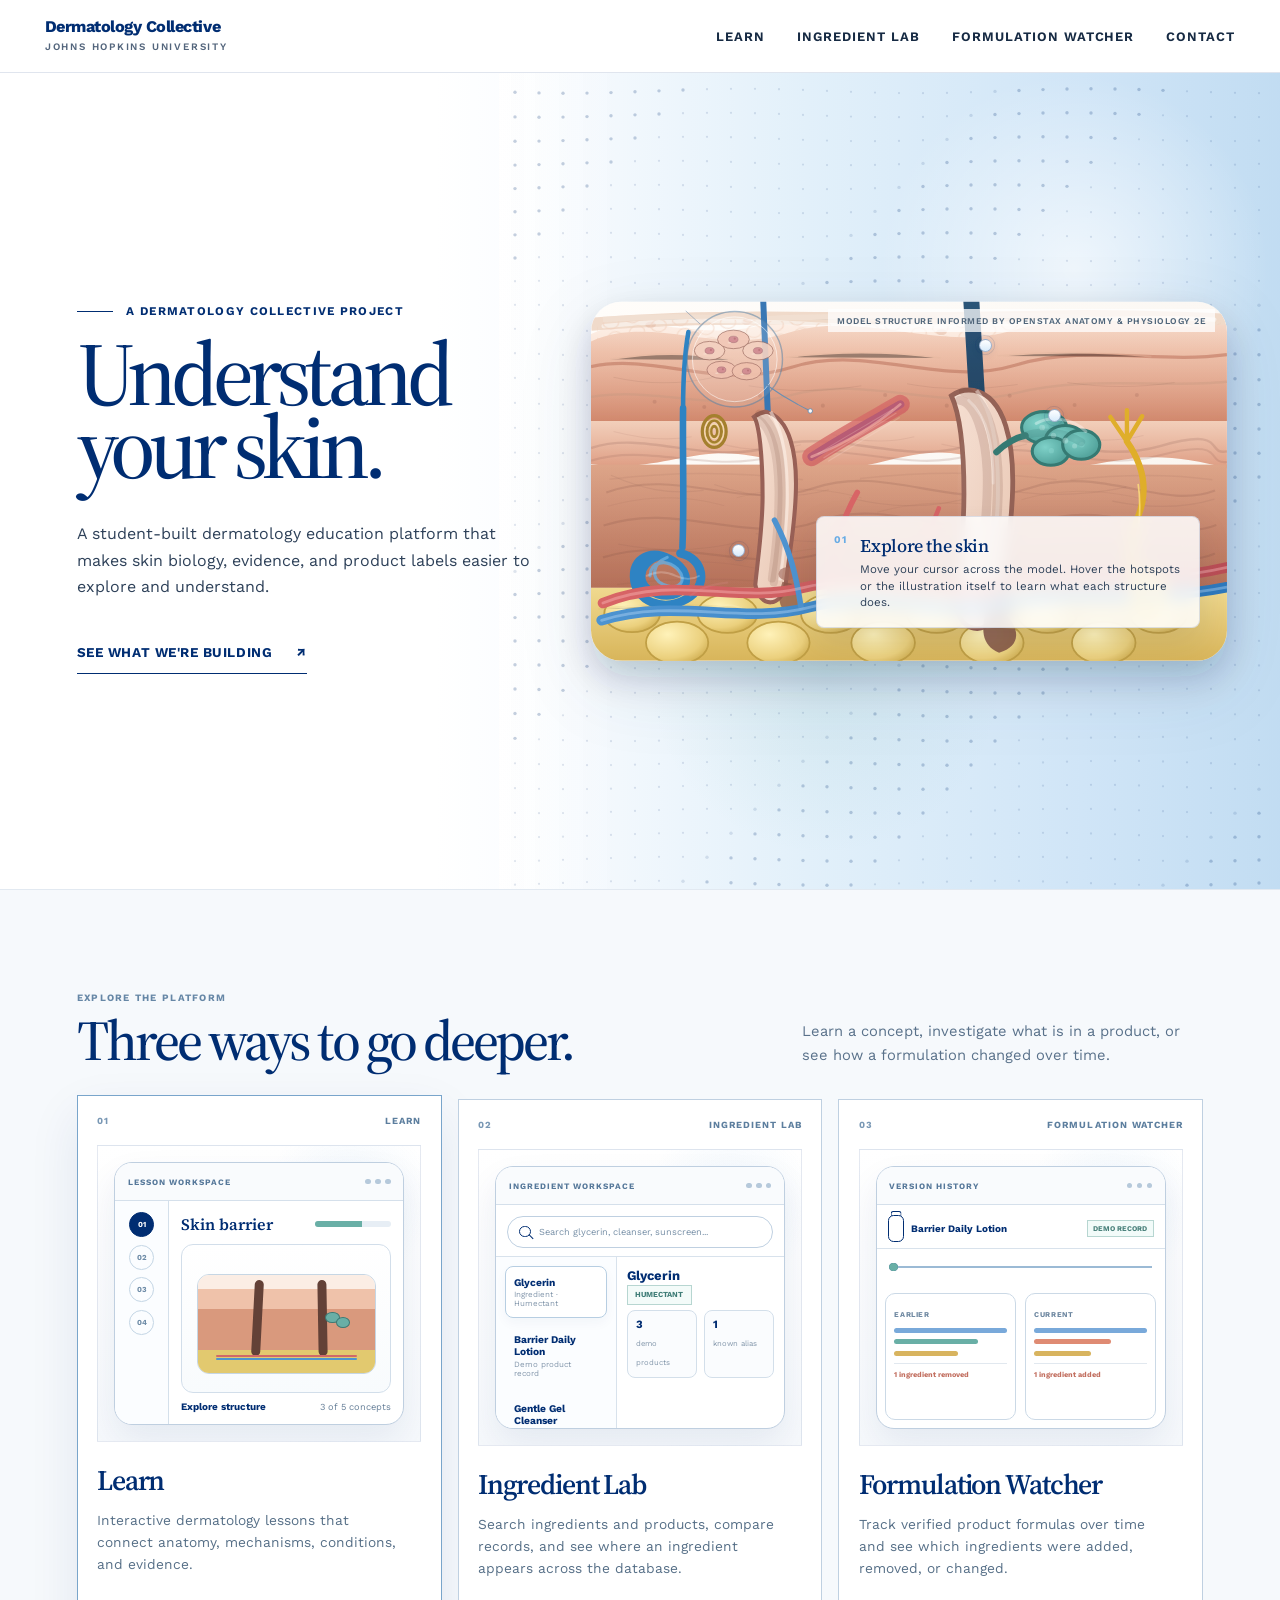
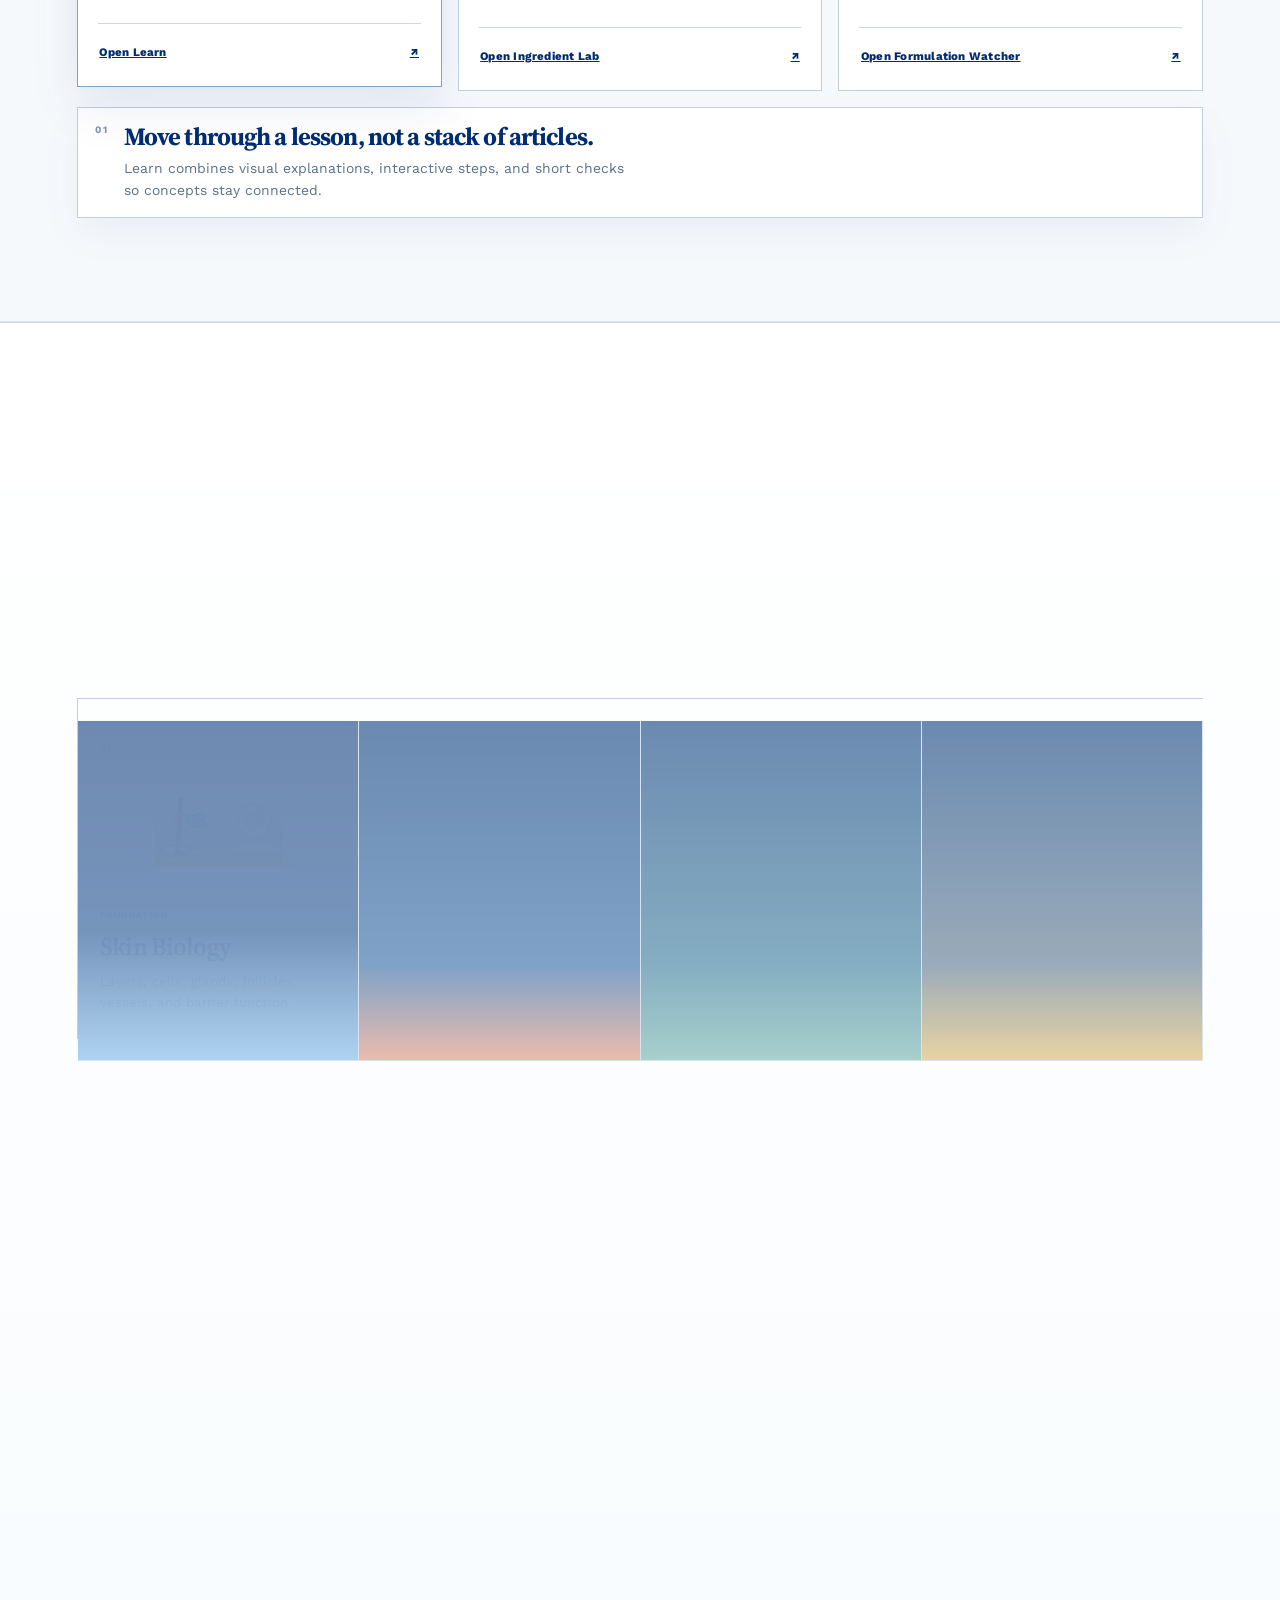
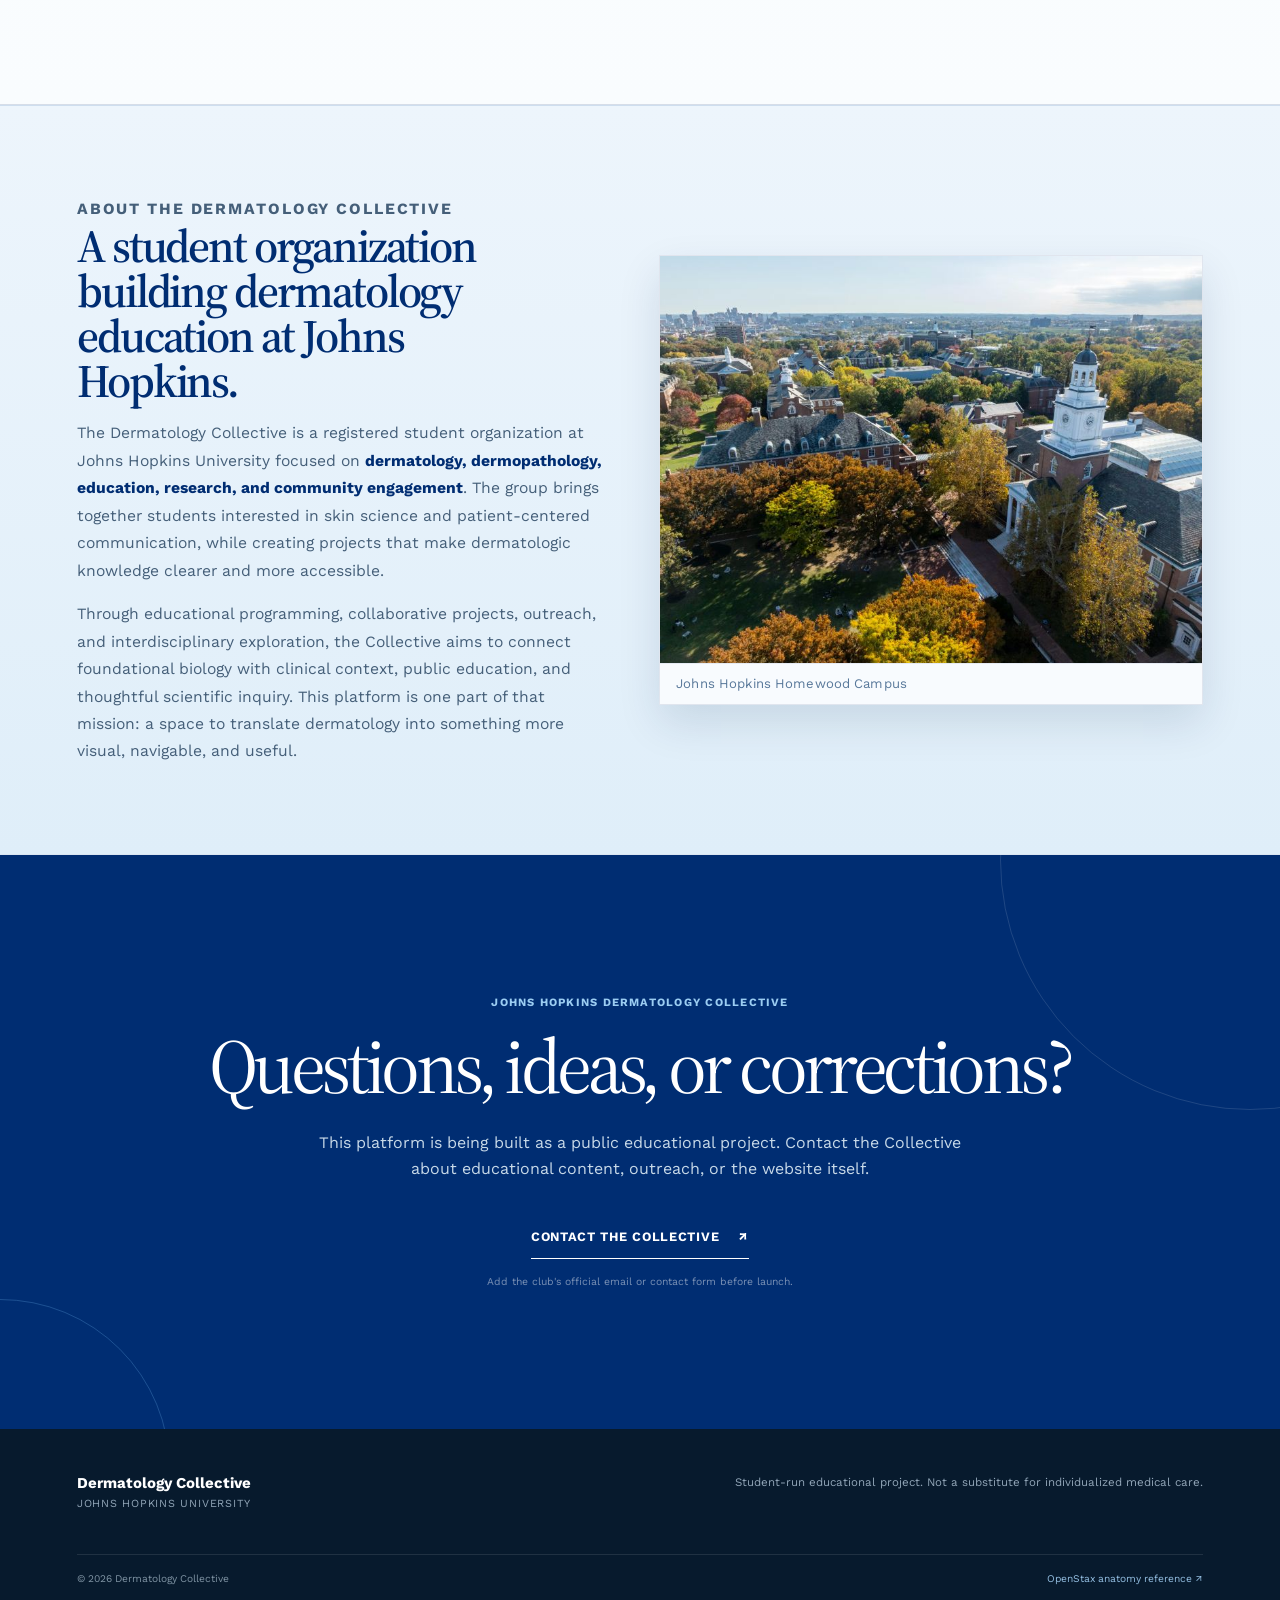
<file: index.html>
<!doctype html>
<html lang="en">
<head>
  <meta charset="utf-8" />
  <meta name="viewport" content="width=device-width, initial-scale=1" />
  <meta name="description" content="Interactive dermatology education from the Johns Hopkins Dermatology Collective." />
  <meta name="theme-color" content="#002d72" />
  <title>Dermatology Collective | Johns Hopkins University</title>
  <link rel="preconnect" href="https://fonts.googleapis.com">
  <link rel="preconnect" href="https://fonts.gstatic.com" crossorigin>
  <link href="https://fonts.googleapis.com/css2?family=Source+Serif+4:opsz,wght@8..60,400;8..60,500;8..60,600&family=Work+Sans:wght@400;500;600;650;700&display=swap" rel="stylesheet">

  <style id="hero-hotfix">
    .hero-field{inset:0 0 0 38% !important;display:flex !important;align-items:center !important;justify-content:center !important;padding:.55rem .85rem .7rem !important;overflow:hidden !important;}
    .skin-shell{position:relative !important;right:auto !important;top:auto !important;left:0 !important;width:82% !important;max-width:none !important;margin:0 auto !important;transform:perspective(1100px) rotateX(var(--rx,0deg)) rotateY(var(--ry,0deg)) !important;transform-origin:center center !important;}
    .skin-shell svg,#skinModel{display:block !important;width:100% !important;height:auto !important;max-width:none !important;}
    .model-caption{right:1rem !important;bottom:.92rem !important;max-width:24rem !important;}
    .model-credit{right:.75rem !important;top:.65rem !important;}
    
    @media(max-width:1200px){.hero-field{inset:0 0 0 40% !important;padding:.42rem .55rem .5rem !important}.skin-shell{left:0 !important;width:84% !important}}
    @media(max-width:1050px){.hero-field{inset:auto !important;position:relative !important;width:calc(100% + 2*var(--pad)) !important;margin:4rem calc(-1*var(--pad)) -4rem !important;min-height:46rem !important;padding:1rem .25rem 1.7rem !important}.skin-shell{left:0 !important;width:92% !important}}
    @media(max-width:720px){.hero-field{min-height:34rem !important}.skin-shell{left:0 !important;width:96% !important}}
  </style>


<style id="site-styles">
:root {
  --blue:#002d72;
  --bright:#68ace5;
  --sky:#b9d9f5;
  --ink:#14243a;
  --text:#2e4159;
  --muted:#64778a;
  --warm:#f7f4ee;
  --warm2:#efe7dc;
  --line:rgba(0,45,114,.16);
  --teal:#4f9f99;
  --coral:#df816b;
  --gold:#dfb454;
  --serif:"Source Serif 4", Georgia, serif;
  --sans:"Work Sans", Tahoma, sans-serif;
  --header:5.25rem;
  --pad:max(6vw,1.5rem);
}
*{box-sizing:border-box}
html{scroll-behavior:smooth}
body{margin:0;background:#fff;color:var(--ink);font-family:var(--sans);-webkit-font-smoothing:antialiased;overflow-x:hidden}
a{color:inherit}button,input{font:inherit}
.skip-link{position:fixed;left:1rem;top:-4rem;z-index:200;background:#fff;color:var(--blue);border:2px solid var(--blue);padding:.7rem 1rem}.skip-link:focus{top:1rem}
.site-header{position:sticky;z-index:100;top:0;border-bottom:1px solid var(--line);background:rgba(255,255,255,.94);backdrop-filter:blur(14px)}
.header-inner{min-height:var(--header);display:flex;align-items:center;justify-content:space-between;gap:2rem;padding:.75rem max(3.5vw,1.25rem)}
.brand{display:inline-flex;align-items:center;text-decoration:none;color:var(--blue)}
.brand-textonly{padding:.2rem 0}
.brand-copy{display:flex;flex-direction:column;line-height:1}.brand-copy strong{font-size:1.02rem;font-weight:720;letter-spacing:-.03em}.brand-copy small{margin-top:.38rem;color:#53657c;font-size:.62rem;font-weight:600;letter-spacing:.18em;text-transform:uppercase}
.desktop-nav{display:flex;align-items:center;gap:clamp(1.25rem,2.5vw,2.75rem)}.desktop-nav a{position:relative;color:#162a43;font-size:.81rem;font-weight:650;letter-spacing:.075em;text-decoration:none;text-transform:uppercase}.desktop-nav a:after{position:absolute;right:0;bottom:-.45rem;left:0;height:1px;background:var(--blue);content:"";transform:scaleX(0);transform-origin:right;transition:transform 180ms ease}.desktop-nav a:hover:after,.desktop-nav a:focus-visible:after{transform:scaleX(1);transform-origin:left}
.menu-button,.mobile-nav{display:none}
.hero{position:relative;min-height:calc(100svh - var(--header));display:flex;align-items:center;overflow:hidden;padding:clamp(5rem,10vw,9rem) var(--pad) 7rem;isolation:isolate;background:linear-gradient(90deg,#fff 0%,#fff 36%,rgba(255,255,255,.84) 50%,rgba(255,255,255,.08) 74%),linear-gradient(135deg,#fff 0%,#edf6fc 58%,#b9d9f5 100%)}
.hero-copy{position:relative;z-index:3;width:min(44rem,53vw);animation:copy-in 700ms ease-out both}.session{display:flex;align-items:center;gap:.85rem;margin:0 0 1.55rem;color:var(--blue);font-size:clamp(.60rem,.78vw,.78rem);font-weight:680;letter-spacing:.10em;line-height:1.25;text-transform:uppercase}.session span{width:2.75rem;height:1px;background:currentColor}.hero h1{margin:0;color:var(--blue);font-family:var(--serif);font-size:clamp(4.15rem,7vw,8rem);font-weight:500;letter-spacing:-.068em;line-height:.82;user-select:none}.hero-summary{max-width:34rem;margin:2.35rem 0 0;color:var(--text);font-size:clamp(1rem,1.2vw,1.18rem);line-height:1.65}.primary-link{display:inline-flex;align-items:center;gap:1.5rem;margin-top:2rem;padding:.8rem 0;border-bottom:1px solid var(--blue);color:var(--blue);font-size:.84rem;font-weight:680;letter-spacing:.04em;text-decoration:none;text-transform:uppercase}.arrow{transition:transform 180ms ease}.primary-link:hover .arrow{transform:translate(3px,-3px)}
.hero-field{position:absolute;z-index:-1;inset:0 0 0 39%;overflow:hidden;background:linear-gradient(135deg,#e8f4fc 0%,#b9d9f5 55%,#92c5eb 100%);animation:field-in 1.05s 120ms ease-out both}.hero-field:before{position:absolute;inset:0;background:radial-gradient(circle at 67% 24%,rgba(255,255,255,.72),transparent 23%),radial-gradient(circle at 38% 74%,rgba(77,159,153,.13),transparent 22%);content:""}.hero-field canvas{position:absolute;inset:0;width:100%;height:100%;opacity:.78}.skin-shell{position:absolute;right:clamp(-3rem,2vw,1.5rem);top:50%;width:min(780px,68vw);transform:translateY(-50%) perspective(1100px) rotateX(var(--rx,0deg)) rotateY(var(--ry,0deg));transform-style:preserve-3d;transition:transform 120ms ease-out}.skin-shell svg{display:block;width:100%;height:auto;overflow:visible}.model-part{transform-box:fill-box;transform-origin:center;transition:filter 160ms ease,transform 160ms ease,opacity 160ms ease}.model-part.is-active{filter:url(#softGlow);transform:scale(1.012)}.model-caption{position:absolute;right:6%;bottom:10%;display:grid;grid-template-columns:auto 1fr;gap:.8rem;max-width:24rem;padding:.9rem 1rem;border:1px solid rgba(0,45,114,.13);border-radius:.5rem;background:rgba(255,255,255,.83);box-shadow:0 14px 35px rgba(20,36,58,.10);backdrop-filter:blur(8px)}.caption-index{color:var(--bright);font-size:.64rem;font-weight:700;letter-spacing:.08em}.model-caption strong{display:block;color:var(--blue);font-family:var(--serif);font-size:1.12rem;font-weight:520;letter-spacing:-.02em}.model-caption p{margin:.22rem 0 0;color:var(--text);font-size:.72rem;line-height:1.45}.model-credit{position:absolute;right:6%;top:11%;padding:.4rem .55rem;background:rgba(255,255,255,.66);color:#4f657a;font-size:.58rem;font-weight:600;letter-spacing:.045em;text-transform:uppercase}
.section-label{display:flex;align-items:baseline;gap:1rem;padding-top:.6rem;border-top:1px solid rgba(255,255,255,.48)}.section-label span{color:var(--bright);font-size:.7rem;font-weight:700;letter-spacing:.08em}.section-label h2{margin:0;font-size:.78rem;font-weight:650;letter-spacing:.1em;text-transform:uppercase}.section-label-white{border-top-color:rgba(0,45,114,.3)}.section-label-white span{color:rgba(0,45,114,.55)}
.platform{display:grid;grid-template-columns:minmax(12rem,.7fr) minmax(20rem,1.5fr);gap:clamp(3rem,8vw,9rem);padding:clamp(5rem,10vw,10rem) var(--pad);background:var(--blue);color:#fff}.platform-copy>p{max-width:52rem;margin:0;font-family:var(--serif);font-size:clamp(1.6rem,2.65vw,2.7rem);font-weight:410;letter-spacing:-.035em;line-height:1.13}.platform-principles{display:grid;grid-template-columns:repeat(3,1fr);gap:1px;margin-top:3.5rem;background:rgba(255,255,255,.18);border:1px solid rgba(255,255,255,.18)}.platform-principles div{min-height:11rem;padding:1.25rem;background:var(--blue)}.platform-principles span{display:block;color:#9bcdf2;font-size:.67rem;font-weight:700;letter-spacing:.09em;text-transform:uppercase}.platform-principles strong{display:block;margin-top:2.6rem;font-family:var(--serif);font-size:1.16rem;font-weight:480;line-height:1.25}
.experience{display:grid;grid-template-columns:minmax(12rem,.7fr) minmax(20rem,1.5fr);gap:clamp(3rem,8vw,9rem);padding:clamp(5rem,10vw,10rem) var(--pad);background:#fff}.experience-list{margin:0}.experience-row{position:relative;display:grid;grid-template-columns:2.2rem minmax(0,1fr) 7rem;gap:1.4rem;align-items:center;min-height:11rem;padding:1.75rem 0;border-bottom:1px solid var(--line)}.experience-row:first-child{border-top:1px solid var(--line)}.experience-number{color:rgba(0,45,114,.48);font-size:.7rem;font-weight:700}.experience-row h3{margin:0;color:var(--blue);font-family:var(--serif);font-size:clamp(1.7rem,2.4vw,2.35rem);font-weight:430;letter-spacing:-.035em;line-height:1.05}.experience-row p{max-width:37rem;margin:.65rem 0 0;color:var(--text);font-size:.95rem;line-height:1.6}.experience-visual{position:relative;width:6.6rem;height:6.6rem;justify-self:end}
.question-visual{display:grid;place-items:center;border:1px solid rgba(0,45,114,.2);border-radius:50%;background:linear-gradient(180deg,#ffffff,#f6fbff);box-shadow:0 10px 26px rgba(20,36,58,.06)}
.question-visual .q-glyph{color:var(--coral);font-family:var(--serif);font-size:3.05rem;line-height:1}
.question-visual i{position:absolute;inset:.55rem;border:1px solid rgba(0,45,114,.16);border-radius:50%}
.question-visual b{position:absolute;right:1.35rem;top:1.1rem;width:.42rem;height:.42rem;border-radius:50%;background:#a7c8e8}
.layers-visual{border:1px solid rgba(0,45,114,.12);background:linear-gradient(180deg,#ffffff,#f7fbff);box-shadow:0 10px 26px rgba(20,36,58,.06)}
.layers-visual i{position:absolute;left:1rem;width:4.6rem;height:1.15rem;border:1px solid rgba(0,45,114,.55);border-radius:999px;box-shadow:0 5px 12px rgba(20,36,58,.08)}
.layers-visual i:nth-child(1){top:1.2rem;background:#f3c9b6}
.layers-visual i:nth-child(2){top:2.68rem;background:#ebbb9f}
.layers-visual i:nth-child(3){top:4.15rem;background:#efd281}
.layers-visual span{position:absolute;left:2rem;top:.8rem;bottom:.8rem;width:1px;background:rgba(0,45,114,.12)}
.evidence-visual{padding:1rem;border:1px solid rgba(0,45,114,.12);background:linear-gradient(180deg,#ffffff,#f7fbff);box-shadow:0 10px 26px rgba(20,36,58,.06)}
.evidence-visual u{position:absolute;left:1rem;right:1rem;top:1rem;height:.55rem;border-radius:999px;background:var(--blue);text-decoration:none}
.evidence-visual i{position:absolute;left:1rem;height:.42rem;border-radius:999px}
.evidence-visual i:nth-child(2){top:2.35rem;width:58%;background:var(--bright)}
.evidence-visual i:nth-child(3){top:3.35rem;width:42%;background:var(--teal)}
.evidence-visual i:nth-child(4){top:4.35rem;width:66%;background:#b9cfe7}
.evidence-visual span{position:absolute;right:1rem;top:2.1rem;width:1.05rem;height:1.05rem;border-radius:50%;border:1px solid rgba(0,45,114,.22);background:#fff}
.connection{display:grid;grid-template-columns:minmax(12rem,.7fr) minmax(20rem,1.5fr);gap:clamp(3rem,8vw,9rem);padding:clamp(5rem,10vw,10rem) var(--pad);background:var(--warm)}.connection-content{display:grid;grid-template-columns:.8fr 1.2fr;gap:clamp(2.5rem,6vw,6rem);align-items:center}.overline{margin:0 0 1.2rem;color:var(--blue);font-size:.7rem;font-weight:700;letter-spacing:.11em;text-transform:uppercase}.connection-copy h3,.collective-title h3,.trust-grid h3{margin:0;color:var(--blue);font-family:var(--serif);font-size:clamp(2.3rem,4vw,4.3rem);font-weight:430;letter-spacing:-.055em;line-height:.98}.connection-copy>p:last-child,.collective-copy>p,.trust-copy{color:var(--text);font-size:1rem;line-height:1.65}.connection-map{position:relative;min-height:24rem;padding:1rem;border:1px solid rgba(0,45,114,.08);background:linear-gradient(180deg,rgba(255,255,255,.78),rgba(255,255,255,.45));box-shadow:inset 0 1px 0 rgba(255,255,255,.8)}
.connection-map svg{position:absolute;inset:0;width:100%;height:100%}
.connection-map path{fill:none;stroke:rgba(0,45,114,.26);stroke-width:1.75}
.connection-map path.cross-link{stroke:rgba(0,45,114,.14);stroke-dasharray:4 7}
.node{position:absolute;z-index:2;display:grid;place-items:center;width:8.2rem;height:8.2rem;border:1px solid rgba(0,45,114,.22);border-radius:50%;background:radial-gradient(circle at 30% 30%,#ffffff,#fbfdff 75%);color:var(--blue);box-shadow:0 14px 34px rgba(20,36,58,.07);transition:transform 180ms ease,box-shadow 180ms ease}
.node:hover{transform:translateY(-2px);box-shadow:0 18px 38px rgba(20,36,58,.11)}
.node span{max-width:6rem;text-align:center;font-family:var(--serif);font-size:1.04rem;line-height:1.08}
.node-center{left:50%;top:50%;width:7.2rem;height:7.2rem;transform:translate(-50%,-50%);background:linear-gradient(180deg,#0f4c98,#002d72);color:#fff;border-color:rgba(0,45,114,.10);box-shadow:0 16px 40px rgba(20,36,58,.12)}
.node-center span{font-size:.94rem;max-width:4.6rem}
.node-center:hover{transform:translate(-50%,-50%) translateY(-2px)}
.n1{left:4%;top:9%}.n2{right:4%;top:9%}.n3{right:6%;bottom:5%}.n4{left:6%;bottom:5%}
.collective{display:grid;grid-template-columns:minmax(12rem,.7fr) minmax(20rem,1.5fr);gap:clamp(3rem,8vw,9rem);padding:clamp(5rem,10vw,10rem) var(--pad);background:#fff}.collective-grid{display:grid;grid-template-columns:1fr .82fr;gap:clamp(2.5rem,6vw,6rem)}.overline.blue{color:var(--bright)}.collective-title h3{font-size:clamp(2.7rem,4.6vw,5rem)}.collective-copy{align-self:end}.pillar-list{margin-top:2.4rem}.pillar-list div{display:grid;grid-template-columns:.6fr 1.4fr;gap:1.25rem;padding:1rem 0;border-top:1px solid var(--line)}.pillar-list div:last-child{border-bottom:1px solid var(--line)}.pillar-list span{color:var(--blue);font-size:.72rem;font-weight:700;letter-spacing:.07em;text-transform:uppercase}.pillar-list p{margin:0;color:var(--text);font-size:.88rem;line-height:1.5}
.trust{display:grid;grid-template-columns:minmax(12rem,.7fr) minmax(20rem,1.5fr);gap:clamp(3rem,8vw,9rem);padding:clamp(5rem,10vw,10rem) var(--pad);background:#edf3f7}.trust-grid{display:grid;grid-template-columns:1fr .82fr;gap:clamp(2.5rem,6vw,6rem);align-items:center}.overline.coral{color:var(--coral)}.evidence-card{padding:1.5rem;background:#fff;border:1px solid var(--line);box-shadow:0 18px 45px rgba(20,36,58,.07)}.evidence-head{display:flex;justify-content:space-between;gap:1rem;color:#687c8f;font-size:.66rem;font-weight:700;letter-spacing:.07em;text-transform:uppercase}.status{display:inline-flex;align-items:center;gap:.45rem}.status i{width:7px;height:7px;border-radius:50%;background:#3d9a78}.evidence-card>strong{display:block;margin:2rem 0 1rem;color:var(--blue);font-family:var(--serif);font-size:2.35rem;font-weight:480}.evidence-card dl{margin:0}.evidence-card dl div{display:grid;grid-template-columns:.75fr 1.25fr;gap:1rem;padding:.9rem 0;border-top:1px solid var(--line)}.evidence-card dt{color:#718397;font-size:.72rem}.evidence-card dd{margin:0;color:var(--ink);font-size:.76rem;font-weight:650}
.contact{position:relative;overflow:hidden;padding:clamp(6rem,11vw,11rem) var(--pad);background:var(--blue);color:#fff;text-align:center}.contact-kicker{margin:0 0 1.4rem;color:#9bcdf2;font-size:.7rem;font-weight:700;letter-spacing:.11em;text-transform:uppercase}.contact h2{position:relative;z-index:2;margin:0;font-family:var(--serif);font-size:clamp(3rem,6vw,6.4rem);font-weight:420;letter-spacing:-.06em;line-height:.9}.contact>p:not(.contact-kicker):not(.contact-placeholder){position:relative;z-index:2;max-width:42rem;margin:1.8rem auto 0;color:#c7d9e8;font-size:1rem;line-height:1.65}.contact-button{position:relative;z-index:2;display:inline-flex;gap:1.2rem;margin-top:2rem;padding:.9rem 0;border:0;border-bottom:1px solid #fff;background:transparent;color:#fff;cursor:pointer;font-size:.8rem;font-weight:680;letter-spacing:.055em;text-transform:uppercase}.contact-button span{transition:transform 180ms ease}.contact-button:hover span{transform:translate(3px,-3px)}.contact-placeholder{position:relative;z-index:2;max-width:44rem;margin:1rem auto 0;color:rgba(255,255,255,.48);font-size:.65rem}.contact-orbit{position:absolute;border-radius:50%;border:1px solid rgba(255,255,255,.12)}.orbit-one{width:500px;height:500px;right:-220px;top:-245px}.orbit-two{width:340px;height:340px;left:-170px;bottom:-210px;border-color:rgba(104,172,229,.28)}
.site-footer{padding:2.8rem var(--pad) 1.7rem;background:#071a2d;color:#dce7ef}.footer-main{display:flex;align-items:flex-start;justify-content:space-between;gap:2rem}.footer-main>div:first-child{display:flex;flex-direction:column}.footer-main strong{color:#fff;font-size:.94rem}.footer-main span{margin-top:.35rem;color:#91a5b7;font-size:.68rem;letter-spacing:.07em;text-transform:uppercase}.footer-note{max-width:33rem;color:#91a5b7;font-size:.72rem;line-height:1.5;text-align:right}.footer-bottom{display:flex;justify-content:space-between;gap:2rem;margin-top:2.7rem;padding-top:1.1rem;border-top:1px solid rgba(255,255,255,.1);color:#7f93a3;font-size:.64rem}.footer-bottom a{color:#94bfe2;text-decoration:none}
@keyframes copy-in{from{opacity:0;transform:translateY(18px)}to{opacity:1;transform:translateY(0)}}@keyframes field-in{from{opacity:0;transform:scale(1.025)}to{opacity:1;transform:scale(1)}}
@media(max-width:1050px){.hero{min-height:auto;padding-top:6rem;padding-bottom:4rem;display:grid;grid-template-columns:1fr}.hero-copy{width:min(44rem,90%)}.hero-field{position:relative;inset:auto;width:calc(100% + 2*var(--pad));margin:4rem calc(-1*var(--pad)) -4rem;min-height:44rem}.skin-shell{right:50%;top:50%;width:min(940px,96vw);transform:translate(50%,-50%) perspective(1100px) rotateX(var(--rx,0deg)) rotateY(var(--ry,0deg))}.hero:after{display:none}.platform,.experience,.connection,.collective,.trust{grid-template-columns:1fr}.section-label{max-width:18rem}.connection-content,.collective-grid,.trust-grid{grid-template-columns:1fr}.platform-principles{grid-template-columns:1fr 1fr 1fr}}
@media(max-width:720px){:root{--header:4.6rem;--pad:1.25rem}.header-inner{min-height:var(--header)}.brand-copy strong{font-size:.95rem}.brand-copy small{font-size:.56rem}.desktop-nav{display:none}.menu-button{display:inline-flex;width:42px;height:42px;border:0;background:transparent;flex-direction:column;justify-content:center;gap:6px;cursor:pointer}.menu-button span{display:block;width:23px;height:1.5px;background:var(--blue)}.mobile-nav{position:fixed;z-index:90;left:0;right:0;top:var(--header);display:none;flex-direction:column;gap:1rem;padding:1.4rem var(--pad) 1.8rem;border-bottom:1px solid var(--line);background:rgba(255,255,255,.98)}.mobile-nav.open{display:flex}.mobile-nav a{color:var(--blue);font-size:.75rem;font-weight:650;letter-spacing:.06em;text-decoration:none;text-transform:uppercase}.hero{padding-top:4.5rem}.hero h1{font-size:clamp(3.8rem,18vw,6rem)}.hero-field{min-height:35rem}.skin-shell{width:58rem;max-width:124vw}.model-caption{right:4%;bottom:8%;max-width:18rem}.model-caption p{display:none}.model-credit{display:none}.platform-principles{grid-template-columns:1fr}.platform-principles div{min-height:auto}.experience-row{grid-template-columns:1.8rem 1fr 4rem}.experience-visual{width:4rem;height:4rem}.question-visual{font-size:2.3rem}.layers-visual i{left:.2rem;width:3.6rem;height:1rem}.layers-visual i:nth-child(1){top:.55rem}.layers-visual i:nth-child(2){top:1.55rem}.layers-visual i:nth-child(3){top:2.55rem}.connection-map{min-height:19rem}.node{width:6.4rem;height:6.4rem}.node span{font-size:.9rem}.pillar-list div{grid-template-columns:1fr}.footer-main,.footer-bottom{flex-direction:column}.footer-note{text-align:left}.contact h2{font-size:clamp(2.9rem,13vw,4.7rem)}}
@media(prefers-reduced-motion:reduce){html{scroll-behavior:auto}*,*:before,*:after{animation-duration:.01ms!important;animation-iteration-count:1!important;transition-duration:.01ms!important}}


/* --- v7 refinement overrides --- */
.hero-copy{width:min(44rem,53vw)}
.session{font-size:clamp(.60rem,.78vw,.78rem);margin-bottom:1.55rem}
.hero-field{position:absolute;inset:0 0 0 auto;width:67vw;min-width:840px;overflow:hidden;pointer-events:auto;z-index:-1}
.skin-shell{position:absolute;right:clamp(-2rem,1.5vw,1rem);top:50%;width:min(1020px,calc(100% - 2rem));transform:translateY(-49%) perspective(1100px) rotateX(var(--rx,0deg)) rotateY(var(--ry,0deg));transform-style:preserve-3d;transition:transform 120ms ease-out}
.model-caption{right:clamp(1rem,3vw,2.5rem);bottom:8%;gap:.85rem;max-width:24rem;padding:1rem 1.15rem;background:rgba(255,255,255,.86)}
.model-credit{right:clamp(1rem,3vw,2.5rem)}
.connection-map.professional-map{min-height:24rem;padding:1rem;border:1px solid rgba(0,45,114,.08);background:linear-gradient(180deg,rgba(255,255,255,.78),rgba(255,255,255,.45));box-shadow:inset 0 1px 0 rgba(255,255,255,.8)}
@media(max-width:1050px){
  .hero-copy{width:min(44rem,90%)}
  .hero-field{position:relative;inset:auto;width:calc(100% + 2*var(--pad));margin:4rem calc(-1*var(--pad)) -4rem;min-height:44rem}
  .skin-shell{right:50%;top:50%;width:min(940px,96vw);transform:translate(50%,-50%) perspective(1100px) rotateX(var(--rx,0deg)) rotateY(var(--ry,0deg))}
}
@media(max-width:720px){
  .hero-field{min-height:35rem}
  .skin-shell{width:58rem;max-width:124vw}
}


/* ===========================
   v8 redesign refinements
   =========================== */
.brand-copy strong{font-size:1.04rem;letter-spacing:-.03em}
.brand-copy small{margin-top:.36rem;font-size:.58rem;letter-spacing:.16em}
.desktop-nav{gap:clamp(1rem,2vw,2rem)}
.desktop-nav a{font-size:.76rem}

.session{
  font-size:clamp(.53rem,.62vw,.68rem);
  letter-spacing:.095em;
  margin:0 0 1.35rem;
}
.session span{width:2.5rem}
.hero-copy{width:min(43rem,42%)}
.hero-summary{max-width:33rem}
.hero-field{
  inset:0 0 0 38%;
  display:flex;
  align-items:center;
  justify-content:center;
  padding:2.3rem 2.4rem;
  pointer-events:auto;
  z-index:-1;
}
.hero-field canvas{opacity:.75}
.skin-shell{
  position:relative;
  right:auto;
  top:auto;
  width:min(1120px,95%);
  transform:perspective(1100px) rotateX(var(--rx,0deg)) rotateY(var(--ry,0deg));
}
.model-caption{
  right:1.5rem;
  bottom:1.4rem;
  max-width:24rem;
}
.model-credit{
  top:1rem;
  right:1rem;
  font-size:.56rem;
  letter-spacing:.055em;
  background:rgba(255,255,255,.74);
}
.model-part.is-active{filter:url(#softGlow);transform:scale(1.014)}
.platform-copy-v2{display:flex;flex-direction:column;gap:2.2rem}
.platform-lead{
  display:grid;
  grid-template-columns:minmax(15rem,.54fr) minmax(20rem,1.46fr);
  gap:2.2rem;
  align-items:start;
}
.platform-quote{
  position:relative;
  padding:1.2rem 1.2rem 1.2rem 1.45rem;
  border-left:3px solid rgba(255,255,255,.4);
  background:linear-gradient(180deg,rgba(255,255,255,.08),rgba(255,255,255,.03));
}
.quote-kicker{
  display:block;
  margin-bottom:.85rem;
  color:#8fc3f0;
  font-size:.66rem;
  font-weight:700;
  letter-spacing:.1em;
  text-transform:uppercase;
}
.platform-quote blockquote{
  margin:0;
  color:#e6eff9;
  font-family:var(--serif);
  font-size:clamp(1.18rem,1.9vw,1.55rem);
  font-style:italic;
  line-height:1.35;
}
.platform-text p{
  margin:0;
  max-width:52rem;
  font-family:var(--serif);
  font-size:clamp(1.55rem,2.6vw,2.55rem);
  font-weight:410;
  letter-spacing:-.04em;
  line-height:1.15;
}
.platform-text em{
  font-style:italic;
  font-weight:500;
}
.platform-text .tone-coral,
.platform-principles em{color:#ffd2bf}
.platform-text .tone-gold{color:#ffe39f}
.platform-text .tone-teal{color:#b9ebe6}
.platform-text .tone-sky{color:#b4d8ff}
.platform-text .tone-italic{color:#ffffff}
.platform-principles strong{max-width:16rem}
.platform-principles strong em{font-style:italic}
.experience-list{display:flex;flex-direction:column}
.experience-row{grid-template-columns:2.4rem minmax(0,1fr) 8rem;gap:1.8rem}
.experience-row p{max-width:39rem}
.experience-visual.detailed-icon{
  width:7.2rem;
  height:7.2rem;
  border-radius:1.2rem;
  overflow:visible;
}
.experience-visual.detailed-icon svg{
  width:100%;
  height:100%;
  display:block;
  filter:drop-shadow(0 10px 24px rgba(20,36,58,.06));
}
.connection-redesign{
  display:grid;
  gap:2.4rem;
}
.system-board{
  display:grid;
  grid-template-columns:1.25fr .75fr;
  gap:1.4rem;
  align-items:stretch;
}
.system-network{
  position:relative;
  min-height:31rem;
  padding:1.5rem;
  border:1px solid rgba(0,45,114,.10);
  background:linear-gradient(180deg,#ffffff,#f8fbfe);
  overflow:hidden;
}
.system-network:before{
  position:absolute;
  inset:0;
  background:
    radial-gradient(circle at 20% 20%, rgba(180,216,255,.18), transparent 20%),
    radial-gradient(circle at 75% 75%, rgba(88,165,158,.10), transparent 18%);
  content:"";
}
.network-lines{
  position:absolute;
  inset:0;
  width:100%;
  height:100%;
}
.network-lines path{
  fill:none;
  stroke:rgba(0,45,114,.22);
  stroke-width:2.1;
  stroke-linecap:round;
}
.network-lines path.secondary{
  stroke:rgba(0,45,114,.10);
  stroke-dasharray:5 8;
}
.flow-node{
  position:absolute;
  z-index:2;
  display:flex;
  flex-direction:column;
  align-items:flex-start;
  gap:.45rem;
  width:10.5rem;
  min-height:7.7rem;
  padding:1rem 1rem 1rem 1.05rem;
  border:1px solid rgba(0,45,114,.14);
  border-radius:1.1rem;
  background:rgba(255,255,255,.95);
  box-shadow:0 14px 30px rgba(20,36,58,.07);
  color:var(--blue);
  text-align:left;
  cursor:pointer;
  transition:transform 180ms ease,box-shadow 180ms ease,border-color 180ms ease,background 180ms ease;
}
.flow-node:hover,
.flow-node:focus-visible,
.flow-node.is-active{
  transform:translateY(-4px);
  border-color:rgba(0,45,114,.28);
  box-shadow:0 18px 36px rgba(20,36,58,.11);
  background:#ffffff;
}
.flow-node:before{
  width:.58rem;
  height:.58rem;
  border-radius:50%;
  background:#6ca7df;
  content:"";
}
.node-title{
  display:block;
  font-family:var(--serif);
  font-size:1.18rem;
  font-weight:550;
  letter-spacing:-.025em;
  line-height:1.05;
}
.node-mini{
  display:block;
  color:#5a7088;
  font-size:.72rem;
  line-height:1.45;
}
.flow-core{
  position:absolute;
  left:50%;
  top:50%;
  z-index:2;
  display:grid;
  place-items:center;
  width:13.4rem;
  height:13.4rem;
  padding:1.25rem;
  border-radius:50%;
  background:radial-gradient(circle at 35% 30%, #1f62ad, #002d72 78%);
  color:#fff;
  box-shadow:0 18px 46px rgba(20,36,58,.18);
  transform:translate(-50%,-50%);
}
.flow-core span{
  max-width:7.7rem;
  text-align:center;
  font-family:var(--serif);
  font-size:1.42rem;
  line-height:1.08;
}
.flow-detail{
  display:flex;
  flex-direction:column;
  justify-content:flex-start;
  padding:1.4rem 1.4rem 1.6rem;
  border:1px solid rgba(0,45,114,.10);
  background:#ffffff;
  box-shadow:0 12px 28px rgba(20,36,58,.06);
}
.flow-detail-kicker{
  margin:0 0 .9rem;
  color:#6ca7df;
  font-size:.68rem;
  font-weight:700;
  letter-spacing:.1em;
  text-transform:uppercase;
}
.flow-detail h4{
  margin:0;
  color:var(--blue);
  font-family:var(--serif);
  font-size:2.2rem;
  font-weight:520;
  letter-spacing:-.04em;
  line-height:.98;
}
.flow-detail p{
  margin:1rem 0 0;
  color:var(--text);
  font-size:1rem;
  line-height:1.7;
}
.contact{margin-top:0}
@media(max-width:1200px){
  .hero-copy{width:min(42rem,45%)}
  .hero-field{inset:0 0 0 43%}
  .skin-shell{width:min(980px,97%)}
}
@media(max-width:1050px){
  .hero-copy{width:min(44rem,90%)}
  .hero-field{
    position:relative;
    inset:auto;
    width:calc(100% + 2*var(--pad));
    margin:4rem calc(-1*var(--pad)) -4rem;
    min-height:46rem;
    padding:2rem 1.2rem 3rem;
  }
  .skin-shell{
    width:min(960px,98%);
    transform:perspective(1100px) rotateX(var(--rx,0deg)) rotateY(var(--ry,0deg));
  }
  .platform-lead,
  .system-board{
    grid-template-columns:1fr;
  }
}
@media(max-width:720px){
  .brand-copy strong{font-size:.92rem}
  .brand-copy small{font-size:.50rem}
  .session{font-size:.56rem}
  .hero-field{min-height:34rem}
  .skin-shell{width:min(760px,98%)}
  .experience-row{
    grid-template-columns:1.7rem 1fr;
    gap:1rem;
  }
  .experience-visual.detailed-icon{
    width:6rem;
    height:6rem;
    grid-column:2;
    justify-self:end;
  }
  .flow-core{
    width:10rem;
    height:10rem;
  }
  .flow-core span{font-size:1.1rem}
  .flow-node{
    width:8.4rem;
    min-height:6.8rem;
    padding:.8rem;
  }
  .node-title{font-size:1rem}
  .node-mini{font-size:.65rem}
}


/* ===========================
   v9 hero refinements
   =========================== */
.session{
  font-size:clamp(.48rem,.54vw,.60rem);
  letter-spacing:.09em;
  margin:0 0 1.15rem;
}
.session span{
  width:2.25rem;
}
.hero-copy{
  width:min(43rem,41%);
}
.hero-field{
  inset:0 0 0 39%;
  display:flex;
  align-items:center;
  justify-content:center;
  padding:1.5rem 2.2rem 1.7rem;
}
.skin-shell{
  position:relative;
  right:auto;
  top:auto;
  width:min(1050px,92%);
  transform:perspective(1100px) rotateX(var(--rx,0deg)) rotateY(var(--ry,0deg));
}
.skin-shell svg{
  width:100%;
  height:auto;
}
.model-caption{
  right:1.8rem;
  bottom:1.55rem;
  max-width:25rem;
  padding:1rem 1.05rem;
}
.model-credit{
  right:1rem;
  top:1rem;
  font-size:.55rem;
}
.model-part.is-active{
  filter:url(#softGlow);
  transform:scale(1.015);
}
@media(max-width:1200px){
  .hero-field{
    inset:0 0 0 41%;
    padding:1.2rem 1.4rem 1.6rem;
  }
  .skin-shell{
    width:min(980px,96%);
  }
}
@media(max-width:1050px){
  .hero-field{
    inset:auto;
    position:relative;
    width:calc(100% + 2*var(--pad));
    margin:4rem calc(-1*var(--pad)) -4rem;
    min-height:46rem;
    padding:2rem 1rem 2.7rem;
  }
  .skin-shell{
    width:min(1020px,98%);
  }
}
@media(max-width:720px){
  .session{
    font-size:.50rem;
  }
  .hero-field{
    min-height:35rem;
  }
  .skin-shell{
    width:min(850px,99%);
  }
  .model-caption{
    right:1rem;
    left:1rem;
    max-width:none;
  }
}


/* ===========================
   v10 hero sizing
   =========================== */
.hero-field{
  display:flex;
  align-items:center;
  justify-content:center;
  overflow:hidden;
}

.skin-shell{
  position:relative;
  right:auto;
  top:auto;
  width:min(1380px,132%);
  max-width:none;
  margin:0 auto;
  transform:perspective(1100px) rotateX(var(--rx,0deg)) rotateY(var(--ry,0deg));
  transform-origin:center center;
}

.session{
  font-size:clamp(.50rem,.56vw,.62rem);
}

@media(max-width:1200px){
  .skin-shell{
    width:min(1240px,128%);
  }
}

@media(max-width:1050px){
  .skin-shell{
    width:min(1080px,112%);
  }
}

@media(max-width:720px){
  .skin-shell{
    width:min(900px,108%);
  }
}


/* ===========================
   v11 hero scale adjustment
   =========================== */
.hero-field{
  inset:0 0 0 36%;
  display:flex;
  align-items:center;
  justify-content:center;
  padding:.4rem .9rem .7rem;
  overflow:hidden;
}

.skin-shell{
  position:relative;
  right:auto;
  top:auto;
  width:min(1720px,178%);
  max-width:none;
  margin:0 auto;
  transform:perspective(1100px) rotateX(var(--rx,0deg)) rotateY(var(--ry,0deg));
  transform-origin:center center;
}

@media(max-width:1400px){
  .skin-shell{
    width:min(1580px,170%);
  }
}

@media(max-width:1200px){
  .hero-field{
    inset:0 0 0 39%;
    padding:.4rem .7rem .8rem;
  }
  .skin-shell{
    width:min(1420px,158%);
  }
}

@media(max-width:1050px){
  .hero-field{
    inset:auto;
    position:relative;
    width:calc(100% + 2*var(--pad));
    margin:4rem calc(-1*var(--pad)) -4rem;
    min-height:47rem;
    padding:1.5rem .6rem 2.2rem;
  }
  .skin-shell{
    width:min(1160px,112%);
  }
}

@media(max-width:720px){
  .hero-field{
    min-height:35rem;
    padding:1.2rem .4rem 1.8rem;
  }
  .skin-shell{
    width:min(940px,112%);
  }
}


/* ===========================
   v12 HERO MODEL: TRUE ENLARGEMENT
   The SVG viewBox is now cropped tightly around the anatomy, so the anatomy itself grows,
   not just its invisible wrapper.
   =========================== */
.hero-field{
  inset:0 0 0 38%;
  display:flex;
  align-items:center;
  justify-content:center;
  padding:.35rem .6rem .45rem;
  overflow:hidden;
}

.skin-shell{
  position:relative;
  right:auto;
  top:auto;
  width:98%;
  max-width:none;
  margin:0 auto;
  transform:perspective(1100px) rotateX(var(--rx,0deg)) rotateY(var(--ry,0deg));
  transform-origin:center center;
}

.skin-shell svg{
  display:block;
  width:100%;
  height:auto;
  max-width:none;
}

.model-caption{
  right:1.15rem;
  bottom:1rem;
  max-width:25rem;
}

.model-credit{
  right:.8rem;
  top:.75rem;
}

@media(max-width:1200px){
  .hero-field{inset:0 0 0 40%;padding:.3rem .45rem .55rem}
  .skin-shell{width:99%}
}

@media(max-width:1050px){
  .hero-field{
    inset:auto;
    position:relative;
    width:calc(100% + 2*var(--pad));
    margin:4rem calc(-1*var(--pad)) -4rem;
    min-height:46rem;
    padding:1.2rem .5rem 2rem;
  }
  .skin-shell{width:99%}
}

@media(max-width:720px){
  .hero-field{min-height:34rem}
  .skin-shell{width:100%}
}


/* ===========================
   v15 hero polish
   =========================== */
.skin-shell{
  filter: drop-shadow(0 22px 34px rgba(20,36,58,.12));
}


/* ===========================
   v16 hero polish
   =========================== */
.skin-shell{
  filter: drop-shadow(0 22px 34px rgba(20,36,58,.10));
}
#skinModel .model-part path,
#skinModel .model-part ellipse,
#skinModel .model-part rect{
  vector-effect: non-scaling-stroke;
}


/* ===========================
   v17 micro detail legend
   =========================== */
.micro-legend{
  position:absolute;
  left:1rem;
  bottom:1rem;
  z-index:4;
  padding:.85rem .95rem;
  border:1px solid rgba(0,45,114,.12);
  background:rgba(255,255,255,.84);
  box-shadow:0 12px 28px rgba(20,36,58,.08);
  backdrop-filter:blur(8px);
}
.micro-legend strong{
  display:block;
  margin:0 0 .55rem;
  color:var(--blue);
  font-size:.78rem;
  font-weight:700;
  letter-spacing:.02em;
}
.micro-legend ul{
  margin:0;
  padding:0;
  list-style:none;
  display:grid;
  gap:.35rem;
}
.micro-legend li{
  display:grid;
  grid-template-columns:auto 1fr;
  gap:.45rem;
  align-items:center;
  color:#4a5f75;
  font-size:.68rem;
  line-height:1.3;
}
.micro-legend .swatch{
  display:inline-block;
  width:.72rem;
  height:.72rem;
  border-radius:50%;
  border:1px solid rgba(0,45,114,.12);
}
.micro-legend .swatch.membrane{background:#fbe7dc}
.micro-legend .swatch.cytoplasm{background:#e9b8ab}
.micro-legend .swatch.nucleus{background:#d39597}


/* ===========================
   v18 anatomy callouts
   =========================== */
.anatomy-callouts{
  position:absolute;
  left:1rem;
  top:1rem;
  z-index:4;
  display:grid;
  gap:.4rem;
  max-width:16rem;
  padding:.8rem .95rem;
  border:1px solid rgba(0,45,114,.12);
  background:rgba(255,255,255,.78);
  box-shadow:0 12px 28px rgba(20,36,58,.08);
  backdrop-filter:blur(8px);
}
.anatomy-callouts div{
  display:grid;
  grid-template-columns:auto 1fr;
  gap:.45rem;
  align-items:start;
  color:#4a5f75;
  font-size:.68rem;
  line-height:1.3;
}
.anatomy-callouts b{
  color:var(--blue);
  font-weight:700;
}
.anatomy-callouts .dot{
  width:.62rem;
  height:.62rem;
  margin-top:.18rem;
  border-radius:50%;
  background:linear-gradient(180deg,#8abbe9,#4f8fcf);
}
@media(max-width:1050px){
  .anatomy-callouts{top:auto;left:1rem;bottom:12.8rem;max-width:14rem}
}
@media(max-width:720px){
  .anatomy-callouts{display:none}
}


/* ===========================
   v19 interactive anatomy callouts
   =========================== */
.anatomy-callouts,
.micro-legend{
  display:none !important;
}

.hero-hotspots{
  position:absolute;
  inset:0;
  z-index:5;
  pointer-events:none;
}

.hero-hotspot{
  position:absolute;
  display:inline-flex;
  align-items:center;
  justify-content:center;
  width:.95rem;
  height:.95rem;
  border:none;
  border-radius:999px;
  background:rgba(255,255,255,.94);
  box-shadow:0 6px 18px rgba(17,36,59,.16);
  cursor:pointer;
  pointer-events:auto;
  padding:0;
  transition:transform .18s ease, box-shadow .18s ease, background .18s ease;
}
.hero-hotspot::before{
  content:"";
  position:absolute;
  inset:.18rem;
  border-radius:999px;
  background:linear-gradient(180deg,#78aee3,#3f83c6);
}
.hero-hotspot.micro-hotspot::before{
  background:linear-gradient(180deg,#f2b6be,#cb6f7f);
}
.hero-hotspot:hover,
.hero-hotspot:focus-visible,
.hero-hotspot.is-active{
  transform:scale(1.12);
  box-shadow:0 10px 24px rgba(17,36,59,.22);
  outline:none;
}
.hero-hotspot span{
  position:absolute;
  left:calc(100% + .55rem);
  top:50%;
  transform:translateY(-50%);
  white-space:nowrap;
  padding:.46rem .6rem;
  border:1px solid rgba(0,45,114,.10);
  border-radius:999px;
  background:rgba(255,255,255,.94);
  color:var(--blue);
  font-size:.68rem;
  font-weight:700;
  letter-spacing:.01em;
  box-shadow:0 8px 22px rgba(17,36,59,.12);
  opacity:0;
  visibility:hidden;
  transition:opacity .16s ease, visibility .16s ease, transform .16s ease;
}
.hero-hotspot:hover span,
.hero-hotspot:focus-visible span,
.hero-hotspot.is-active span{
  opacity:1;
  visibility:visible;
  transform:translateY(-50%) translateX(.08rem);
}
.hero-hotspot.hs-hair{left:61%; top:11%;}
.hero-hotspot.hs-sebaceous{left:71.8%; top:30.5%;}
.hero-hotspot.hs-eccrine{left:22.2%; top:67.8%;}
.hero-hotspot.hs-membrane{left:20.2%; top:22.6%;}
.hero-hotspot.hs-cytoplasm{left:28.8%; top:18.7%;}
.hero-hotspot.hs-nucleus{left:36.5%; top:22.2%;}
.hero-hotspot.hs-eccrine span{left:auto; right:calc(100% + .55rem);}
.hero-hotspot.micro-hotspot span{font-size:.64rem;}
@media(max-width:1200px){
  .hero-hotspot.hs-hair{left:61.2%; top:11.5%;}
  .hero-hotspot.hs-sebaceous{left:72%; top:30.8%;}
}
@media(max-width:1050px){
  .hero-hotspot{width:1rem;height:1rem}
}
@media(max-width:720px){
  .hero-hotspot span{
    display:none;
  }
}


/* ===========================
   v20 integrated hotspots
   =========================== */
.hero-hotspots{
  position:absolute;
  inset:0;
  z-index:5;
  pointer-events:none;
}

.hero-hotspot{
  position:absolute;
  width:.82rem;
  height:.82rem;
  padding:0;
  border:none;
  border-radius:50%;
  background:transparent;
  pointer-events:auto;
  cursor:pointer;
  outline:none;
  box-shadow:none;
}

.hero-hotspot::before{
  content:"";
  position:absolute;
  inset:0;
  border-radius:50%;
  background:linear-gradient(180deg,#ffffff,#d9ebfb);
  border:1px solid rgba(0,45,114,.34);
  box-shadow:0 2px 10px rgba(15,38,66,.12);
}

.hero-hotspot::after{
  content:"";
  position:absolute;
  inset:-.35rem;
  border-radius:50%;
  border:1px solid rgba(0,45,114,.18);
  transform:scale(.84);
  opacity:.9;
  transition:transform .18s ease, opacity .18s ease, border-color .18s ease;
}

.hero-hotspot.micro-hotspot::before{
  background:linear-gradient(180deg,#fff8fa,#f3d0d8);
  border-color:rgba(142,72,92,.34);
}
.hero-hotspot.micro-hotspot::after{
  border-color:rgba(142,72,92,.22);
}

.hero-hotspot:hover::after,
.hero-hotspot:focus-visible::after,
.hero-hotspot.is-active::after{
  transform:scale(1.12);
  opacity:1;
  border-width:1.5px;
}

.hero-hotspot:hover::before,
.hero-hotspot:focus-visible::before,
.hero-hotspot.is-active::before{
  box-shadow:0 4px 14px rgba(15,38,66,.18);
}

.hero-hotspot span{
  display:none !important;
}

.hero-hotspot.hs-hair{left:61%; top:11%;}
.hero-hotspot.hs-sebaceous{left:71.8%; top:30.5%;}
.hero-hotspot.hs-eccrine{left:22.2%; top:67.8%;}
.hero-hotspot.hs-membrane{left:20.2%; top:22.6%;}
.hero-hotspot.hs-cytoplasm{left:28.8%; top:18.7%;}
.hero-hotspot.hs-nucleus{left:36.5%; top:22.2%;}

@media(max-width:1050px){
  .hero-hotspot{width:.88rem;height:.88rem}
}


/* =========================================================
   v26 PLATFORM SECTION
   Isolated classes so older homepage CSS cannot break layout
   ========================================================= */
.dc-platform-ref{
  padding:96px max(4vw,42px) 88px;
  background:#10161f;
  color:#fff;
  font-family:"Work Sans","Helvetica Neue",Arial,sans-serif;
}

.dc-platform-shell{
  width:min(1500px,100%);
  margin:0 auto;
}

.dc-platform-top{
  display:grid;
  grid-template-columns:320px minmax(0,1fr);
  gap:82px;
  align-items:start;
}

.dc-platform-kicker{
  margin:0 0 12px;
  color:#7f95ab;
  font-size:11px;
  font-weight:700;
  line-height:1;
  letter-spacing:.15em;
  text-transform:uppercase;
}

.dc-platform-title h2{
  margin:0;
  color:#fff;
  font-family:"Source Serif 4",Georgia,serif;
  font-size:clamp(42px,4.5vw,70px);
  font-weight:450;
  line-height:.93;
  letter-spacing:-.055em;
}

.dc-platform-summary{
  max-width:930px;
  padding-top:4px;
}

.dc-platform-summary p{
  margin:0;
  color:#d4dce5;
  font-size:18px;
  line-height:1.56;
}

.dc-platform-summary p + p{
  margin-top:10px;
}

.dc-platform-summary strong{
  color:#fff;
  font-weight:750;
}

.dc-platform-divider{
  height:1px;
  margin:42px 0 34px;
  background:rgba(255,255,255,.18);
}

.dc-platform-block + .dc-platform-block{
  margin-top:38px;
}

.dc-platform-block h3{
  margin:0 0 18px;
  color:#fff;
  font-size:23px;
  font-weight:750;
  line-height:1.15;
  letter-spacing:-.02em;
}

.dc-platform-boxes{
  display:grid;
  grid-template-columns:repeat(4,minmax(0,1fr));
  border-top:1px solid rgba(255,255,255,.25);
  border-left:1px solid rgba(255,255,255,.25);
}

.dc-platform-box{
  position:relative;
  min-height:142px;
  padding:22px 20px 20px;
  border-right:1px solid rgba(255,255,255,.25);
  border-bottom:1px solid rgba(255,255,255,.25);
  background:#10161f;
}

.dc-platform-box::before{
  content:"";
  position:absolute;
  left:-1px;
  right:-1px;
  top:-1px;
  height:3px;
}

.dc-platform-box.dc-blue::before{background:#6fa9dc}
.dc-platform-box.dc-coral::before{background:#db8b74}
.dc-platform-box.dc-teal::before{background:#6db6ab}
.dc-platform-box.dc-gold::before{background:#d8b45e}

.dc-box-label{
  display:block;
  margin-bottom:12px;
  color:#8ea0b1;
  font-size:10px;
  font-weight:700;
  line-height:1;
  letter-spacing:.11em;
  text-transform:uppercase;
}

.dc-platform-box h4{
  margin:0 0 7px;
  color:#fff;
  font-size:16px;
  font-weight:750;
  line-height:1.2;
}

.dc-platform-box p{
  margin:0;
  color:#c6d0da;
  font-size:14px;
  line-height:1.5;
}

.dc-platform-note{
  margin:15px 0 0;
  color:#8497aa;
  font-size:13px;
  line-height:1.55;
}

.dc-path-row{
  display:flex;
  flex-wrap:wrap;
  gap:10px;
}

.dc-path-pill{
  min-height:40px;
  display:flex;
  align-items:center;
  padding:10px 15px;
  border:1px solid rgba(255,255,255,.25);
  background:#10161f;
  color:#fff;
  font-size:13px;
  font-weight:650;
  line-height:1.2;
}

.dc-essential-box{
  display:grid;
  grid-template-columns:190px minmax(0,1fr);
  margin-top:42px;
  border:1px solid rgba(255,255,255,.25);
}

.dc-essential-label{
  display:flex;
  align-items:center;
  padding:20px;
  border-right:1px solid rgba(255,255,255,.25);
  background:#090e15;
  color:#8fa3b6;
  font-size:10px;
  font-weight:700;
  letter-spacing:.12em;
  line-height:1.4;
}

.dc-essential-copy{
  padding:19px 24px;
  color:#fff;
  font-family:"Source Serif 4",Georgia,serif;
  font-size:22px;
  line-height:1.35;
}

.dc-essential-copy em{
  color:#efc7b7;
  font-style:italic;
}

@media(max-width:960px){
  .dc-platform-top{
    grid-template-columns:1fr;
    gap:28px;
  }

  .dc-platform-summary{
    max-width:760px;
  }

  .dc-platform-boxes{
    grid-template-columns:repeat(2,minmax(0,1fr));
  }
}

@media(max-width:620px){
  .dc-platform-ref{
    padding:66px 20px 62px;
  }

  .dc-platform-boxes{
    grid-template-columns:1fr;
  }

  .dc-essential-box{
    grid-template-columns:1fr;
  }

  .dc-essential-label{
    border-right:0;
    border-bottom:1px solid rgba(255,255,255,.25);
  }

  .dc-essential-copy{
    font-size:19px;
  }
}

</style>




<style id="v29-overrides">
/* --- hero refinements --- */
.session{
  font-size:clamp(.72rem,.92vw,.92rem) !important;
  letter-spacing:.11em !important;
}
.hero{
  background:
    linear-gradient(90deg,#ffffff 0%,#ffffff 34%,#fbfdff 40%,#f2f8fd 49%,#e6f2fb 58%,#d8eaf9 71%,#c5e0f5 100%) !important;
}
.hero-field{
  inset:0 0 0 39% !important;
  display:flex !important;
  align-items:center !important;
  justify-content:center !important;
  padding:.5rem .65rem .65rem !important;
  background:
    linear-gradient(90deg,rgba(255,255,255,.98) 0%,#f2f8fd 14%,#e2f0fa 36%,#d0e5f7 68%,#bcd9f0 100%) !important;
}
.hero-field:before{
  background:
    linear-gradient(90deg,rgba(255,255,255,.15),rgba(255,255,255,0) 18%),
    radial-gradient(circle at 67% 24%,rgba(255,255,255,.66),transparent 23%),
    radial-gradient(circle at 38% 74%,rgba(77,159,153,.10),transparent 22%) !important;
}
.skin-shell{
  position:relative !important;
  right:auto !important;
  top:auto !important;
  left:-2.2% !important;
  width:76% !important;
  max-width:none !important;
  margin:0 auto !important;
  transform:perspective(1100px) rotateX(var(--rx,0deg)) rotateY(var(--ry,0deg)) !important;
  transform-origin:center center !important;
}
.model-caption{right:4.2% !important;bottom:9% !important;}
@media(max-width:1200px){
  .hero-field{inset:0 0 0 40% !important;padding:.45rem .55rem .55rem !important}
  .skin-shell{left:-1.5% !important;width:79% !important}
}
@media(max-width:1050px){
  .hero-field{inset:auto !important;position:relative !important;width:calc(100% + 2*var(--pad)) !important;margin:4rem calc(-1*var(--pad)) -4rem !important;min-height:46rem !important;padding:1rem .25rem 1.7rem !important}
  .skin-shell{left:0 !important;width:92% !important}
}
@media(max-width:720px){
  .hero-field{min-height:34rem !important}
  .skin-shell{left:0 !important;width:96% !important}
}

/* --- platform redesign, SGA-like light palette --- */
.sga-platform{
  padding:clamp(5.4rem,7.5vw,7.4rem) var(--pad) clamp(5.7rem,8.5vw,7.9rem);
  background:linear-gradient(180deg,#ffffff 0%,#f9fcfe 100%);
  color:var(--text);
  border-top:1px solid var(--line);
  border-bottom:1px solid var(--line);
}
.sga-platform-shell{width:min(1380px,100%);margin:0 auto}
.sga-platform-intro{
  display:grid;
  grid-template-columns:minmax(18rem,.78fr) minmax(0,1.22fr);
  gap:clamp(3rem,7vw,7rem);
  align-items:center;
}
.sga-platform-rule{
  display:block;width:3rem;height:1px;margin:0 0 1.2rem;background:var(--blue);
}
.sga-platform-heading h2{
  margin:0;
  color:var(--blue);
  font-family:var(--serif);
  font-size:clamp(3.2rem,5.1vw,5.8rem);
  font-weight:500;
  letter-spacing:-.065em;
  line-height:.9;
}
.sga-platform-copy{
  max-width:48rem;
  padding:1.5rem 1.75rem;
  border-left:3px solid #9cc6ea;
  background:linear-gradient(90deg,rgba(185,217,245,.22),rgba(255,255,255,0));
}
.sga-platform-copy p{
  margin:0;
  color:#425d78;
  font-size:clamp(1rem,1.12vw,1.12rem);
  line-height:1.74;
}
.sga-platform-copy p+p{margin-top:.82rem}
.sga-platform-copy strong{color:var(--blue);font-weight:760}
.sga-platform-grid{
  display:grid;
  grid-template-columns:repeat(4,minmax(0,1fr));
  margin-top:3.2rem;
  border-top:1px solid #bfd0e1;
  border-left:1px solid #bfd0e1;
}
.sga-platform-card{
  position:relative;
  min-height:20rem;
  padding:1.35rem 1.4rem 1.55rem;
  border-right:1px solid #bfd0e1;
  border-bottom:1px solid #bfd0e1;
  background:#fff;
  overflow:hidden;
  transition:transform .18s ease,box-shadow .18s ease,background .18s ease;
}
.sga-platform-card:hover{
  transform:translateY(-3px);
  background:#fbfdff;
  box-shadow:0 14px 34px rgba(0,45,114,.08);
  z-index:2;
}
.sga-platform-card:before{
  content:"";position:absolute;left:0;right:0;top:0;height:4px;
}
.card-biology:before{background:#78aee3}
.card-conditions:before{background:#df8b73}
.card-labels:before{background:#69afa6}
.card-evidence:before{background:#dbb45e}
.sga-card-index{
  color:#7a95b0;
  font-family:var(--mono);
  font-size:.62rem;
  font-weight:700;
  letter-spacing:.08em;
}
.sga-card-icon{
  height:7.6rem;
  margin:.95rem 0 .95rem;
  display:flex;
  align-items:center;
  justify-content:center;
}
.sga-card-icon svg{
  width:100%;
  max-width:10.6rem;
  height:auto;
  overflow:visible;
  filter:drop-shadow(0 6px 12px rgba(17,52,95,.07));
}
.sga-card-eyebrow{
  display:block;
  color:#6885a2;
  font-family:var(--mono);
  font-size:.56rem;
  font-weight:700;
  letter-spacing:.11em;
  text-transform:uppercase;
}
.sga-platform-card h3{
  margin:.55rem 0 .55rem;
  color:var(--blue);
  font-family:var(--serif);
  font-size:1.55rem;
  font-weight:600;
  letter-spacing:-.035em;
}
.sga-platform-card p{
  margin:0;
  color:#556e87;
  font-size:.83rem;
  line-height:1.58;
}
.sga-learning{
  margin-top:4.15rem;
  padding-top:2.1rem;
  border-top:1px solid #bfd0e1;
}
.sga-learning-head{
  display:grid;
  grid-template-columns:minmax(0,.85fr) minmax(20rem,.65fr);
  gap:3rem;
  align-items:end;
}
.sga-learning-kicker{
  display:block;
  margin-bottom:.48rem;
  color:#6d8eac;
  font-family:var(--mono);
  font-size:.6rem;
  font-weight:700;
  letter-spacing:.12em;
  text-transform:uppercase;
}
.sga-learning-head h3{
  margin:0;
  color:var(--blue);
  font-family:var(--serif);
  font-size:clamp(2rem,3vw,3.2rem);
  font-weight:540;
  letter-spacing:-.045em;
}
.sga-learning-detail{
  min-height:7.2rem;
  padding:1.1rem 1.25rem;
  border:1px solid #bfd0e1;
  background:#f5faff;
}
.sga-learning-detail span{
  display:block;
  margin-bottom:.5rem;
  color:#6a8cab;
  font-family:var(--mono);
  font-size:.58rem;
  font-weight:700;
  letter-spacing:.11em;
}
.sga-learning-detail strong{
  display:block;
  color:var(--blue);
  font-family:var(--serif);
  font-size:1.28rem;
  font-weight:600;
}
.sga-learning-detail p{
  margin:.35rem 0 0;
  color:#566e87;
  font-size:.78rem;
  line-height:1.5;
}
.sga-pipeline{
  display:grid;
  grid-template-columns:1fr .52fr 1fr .52fr 1fr .52fr 1fr .52fr 1fr;
  align-items:center;
  margin-top:2.1rem;
}
.sga-pipe-step{
  position:relative;
  min-height:9rem;
  padding:1rem .82rem;
  border:1px solid #bfd0e1;
  background:#fff;
  color:var(--blue);
  cursor:pointer;
  text-align:center;
  transition:transform .16s ease,box-shadow .16s ease,background .16s ease,border-color .16s ease;
}
.sga-pipe-step:hover,.sga-pipe-step:focus-visible,.sga-pipe-step.is-active{
  transform:translateY(-3px);
  border-color:#5f97c9;
  background:#f1f8fe;
  box-shadow:0 12px 28px rgba(0,45,114,.08);
  outline:none;
}
.sga-pipe-num{
  display:block;
  color:#7793ae;
  font-family:var(--mono);
  font-size:.56rem;
  font-weight:700;
}
.sga-pipe-dot{
  display:block;
  width:1rem;height:1rem;
  margin:1.05rem auto .85rem;
  border:3px solid #fff;
  border-radius:50%;
  background:#6ea9dc;
  box-shadow:0 0 0 1px #6ea9dc;
}
.sga-pipe-step:nth-of-type(3) .sga-pipe-dot{background:#8cb9e4;box-shadow:0 0 0 1px #8cb9e4}
.sga-pipe-step:nth-of-type(5) .sga-pipe-dot{background:#6aafa6;box-shadow:0 0 0 1px #6aafa6}
.sga-pipe-step:nth-of-type(7) .sga-pipe-dot{background:#dc8a72;box-shadow:0 0 0 1px #dc8a72}
.sga-pipe-step:nth-of-type(9) .sga-pipe-dot{background:#d9b45e;box-shadow:0 0 0 1px #d9b45e}
.sga-pipe-step strong{
  display:block;
  font-family:var(--serif);
  font-size:1rem;
  font-weight:600;
  line-height:1.08;
}
.sga-pipe-line{
  height:2px;
  background:linear-gradient(90deg,#aac9e3,#6fa9dc);
}
.sga-essential{
  display:grid;
  grid-template-columns:11.5rem 1fr;
  margin-top:3.45rem;
  border:1px solid #bfd0e1;
  background:#fff;
}
.sga-essential-label{
  display:flex;align-items:center;padding:1.2rem;border-right:1px solid #bfd0e1;
  background:#eef6fc;color:#58799a;font-family:var(--mono);
  font-size:.58rem;font-weight:700;letter-spacing:.11em;text-transform:uppercase;
}
.sga-essential p{
  margin:0;padding:1.15rem 1.4rem;color:var(--blue);font-family:var(--serif);
  font-size:clamp(1.2rem,1.7vw,1.55rem);line-height:1.3;
}
.sga-essential em{color:#c87360;font-style:italic}

@media(max-width:1050px){
  .sga-platform-intro,.sga-learning-head{grid-template-columns:1fr}
  .sga-platform-copy{max-width:44rem}
  .sga-platform-grid{grid-template-columns:repeat(2,minmax(0,1fr))}
  .sga-pipeline{grid-template-columns:1fr}
  .sga-pipe-line{width:2px;height:2rem;margin:0 auto;background:#8db7db}
}
@media(max-width:680px){
  .sga-platform{padding-top:4.5rem;padding-bottom:5rem}
  .sga-platform-grid{grid-template-columns:1fr}
  .sga-essential{grid-template-columns:1fr}
  .sga-essential-label{border-right:0;border-bottom:1px solid #bfd0e1}
}
</style>


<style id="v31-overrides">
.about-collective{
  padding:clamp(4.8rem,7vw,7rem) var(--pad);
  background:linear-gradient(180deg,#edf5fc 0%, #dfeef9 100%);
  border-top:1px solid rgba(0,45,114,.08);
  border-bottom:1px solid rgba(0,45,114,.08);
}
.about-collective-shell{
  width:min(1380px,100%);
  margin:0 auto;
  display:grid;
  grid-template-columns:minmax(0,1fr) minmax(21rem,34rem);
  gap:clamp(2rem,4vw,4rem);
  align-items:center;
}
.about-kicker{
  margin:0 0 .95rem;
  color:#5b7d9c;
  font-family:var(--mono);
  font-size:.64rem;
  font-weight:700;
  letter-spacing:.12em;
  text-transform:uppercase;
}
.about-collective-copy h2{
  margin:0 0 1rem;
  color:var(--blue);
  font-family:var(--serif);
  font-size:clamp(2.3rem,3.6vw,4rem);
  font-weight:560;
  letter-spacing:-.045em;
  line-height:.98;
  max-width:18ch;
}
.about-collective-copy p{
  margin:0;
  max-width:52rem;
  color:#455f79;
  font-size:clamp(.98rem,1.08vw,1.08rem);
  line-height:1.75;
}
.about-collective-copy p + p{margin-top:1rem}
.about-collective-copy strong{color:var(--blue)}
.about-collective-figure{
  margin:0;
  border:1px solid rgba(0,45,114,.12);
  background:#fff;
  box-shadow:0 18px 40px rgba(12,42,79,.12);
}
.about-collective-figure img{
  display:block;
  width:100%;
  height:auto;
  aspect-ratio:4 / 3;
  object-fit:cover;
}
.about-collective-figure figcaption{
  padding:.8rem 1rem;
  border-top:1px solid rgba(0,45,114,.08);
  color:#58789a;
  font-size:.82rem;
  letter-spacing:.01em;
  background:#f8fbfe;
}
@media(max-width:980px){
  .about-collective-shell{grid-template-columns:1fr}
  .about-collective-copy h2{max-width:22ch}
}

.sga-card-icon svg{
  display:block;
  margin-inline:auto;
}
.sga-platform-card .sga-card-icon{
  justify-content:center;
}

</style>





<style id="v35-direct-scroll-reveal">
/* =========================================================
   v35 Connected Learning motion
   No backdrop title, no divider bar, no extra transition section.
   The existing section itself becomes the transition.
   ========================================================= */

/* Optical centering for every illustration */
.sga-platform-grid{
  align-items:stretch;
}

.sga-platform-card{
  --mask-shift:0%;
  --art-x:0px;
  --art-y:0px;
  --spot-x:50%;
  --spot-y:50%;
  display:flex;
  flex-direction:column;
  overflow:hidden;
  isolation:isolate;
}

.sga-card-icon{
  width:100%;
  height:7.8rem !important;
  margin:1rem 0 1rem !important;
  display:grid !important;
  place-items:center !important;
}

.sga-card-icon svg{
  display:block !important;
  width:10.75rem !important;
  height:6.95rem !important;
  max-width:none !important;
  margin:0 auto !important;
  transform:translate(var(--art-x),var(--art-y));
  transition:transform 220ms cubic-bezier(.2,.7,.2,1);
}

/* Keep every Connected Learning illustration centered */
.card-labels .sga-card-icon svg,
.card-evidence .sga-card-icon svg{
  margin-left:auto !important;
  margin-right:auto !important;
}

/* Subtle pointer light follows the user inside each card */
.sga-platform-card::before{
  z-index:-1 !important;
}

.sga-platform-card .sga-card-icon::after{
  content:"";
  position:absolute;
  inset:0;
  pointer-events:none;
  background:radial-gradient(
    circle at var(--spot-x) var(--spot-y),
    rgba(104,172,229,.11),
    transparent 34%
  );
  opacity:0;
  transition:opacity 220ms ease;
}

.sga-platform-card:hover .sga-card-icon::after{
  opacity:1;
}

.sga-card-icon{
  position:relative;
}

/* ---------------------------------------------------------
   Scroll-driven editorial reveal.
   Existing section remains in normal document flow.
   --------------------------------------------------------- */
.sga-platform{
  --intro-progress:0;
  position:relative;
  overflow:hidden;
}

/* heading/copy use masked vertical reveals */
.sga-platform-heading,
.sga-platform-copy{
  will-change:transform,opacity,clip-path;
}

/* cards get a temporary color veil that sweeps upward */
.sga-platform-card::after{
  content:"";
  position:absolute;
  z-index:8;
  inset:-1px;
  pointer-events:none;
  background:linear-gradient(
    180deg,
    rgba(0,45,114,.97) 0%,
    rgba(5,62,130,.95) 62%,
    rgba(104,172,229,.90) 100%
  );
  transform:translateY(var(--mask-shift));
  will-change:transform;
}

/* Individual accent glimpses as masks move */
.card-conditions::after{
  background:linear-gradient(180deg,#003477 0%,#245f9e 72%,#df8b73 100%);
}
.card-labels::after{
  background:linear-gradient(180deg,#003477 0%,#2e7395 72%,#69afa6 100%);
}
.card-evidence::after{
  background:linear-gradient(180deg,#003477 0%,#526f87 72%,#dbb45e 100%);
}

/* Learning path line draw */
.sga-pipe-line{
  transform:scaleX(0);
  transform-origin:left center;
  transition:transform 700ms cubic-bezier(.16,.84,.31,1);
}

.sga-platform.motion-complete .sga-pipe-line{
  transform:scaleX(1);
}

.sga-platform.motion-complete .sga-pipe-line:nth-of-type(2){transition-delay:70ms}
.sga-platform.motion-complete .sga-pipe-line:nth-of-type(4){transition-delay:140ms}
.sga-platform.motion-complete .sga-pipe-line:nth-of-type(6){transition-delay:210ms}
.sga-platform.motion-complete .sga-pipe-line:nth-of-type(8){transition-delay:280ms}

/* Essential question finishes the sequence */
.sga-essential{
  will-change:transform,opacity;
}

/* A thin underline grows beneath the real heading, not across the whole section */
.sga-platform-heading::after{
  content:"";
  display:block;
  width:var(--heading-rule,0%);
  height:1px;
  margin-top:1.35rem;
  background:var(--blue);
  transition:none;
}

/* tiny illustration movement on hover, never heavy 3D tilt */
.sga-platform-card:hover{
  box-shadow:0 20px 46px rgba(0,45,114,.08);
}

/* Tablet/mobile: keep art mathematically centered */
@media(max-width:1050px){
  .card-labels .sga-card-icon svg,
  .card-evidence .sga-card-icon svg{
    translate:0 0;
  }

  .sga-pipe-line{
    transform:scaleY(0);
    transform-origin:center top;
  }

  .sga-platform.motion-complete .sga-pipe-line{
    transform:scaleY(1);
  }
}

@media(prefers-reduced-motion:reduce){
  .sga-platform-heading,
  .sga-platform-copy,
  .sga-platform-card,
  .sga-learning,
  .sga-essential{
    opacity:1 !important;
    transform:none !important;
    clip-path:none !important;
  }

  .sga-platform-card::after{
    display:none !important;
  }

  .sga-pipe-line{
    transform:none !important;
    transition:none !important;
  }

  .sga-platform-heading::after{
    width:100% !important;
  }

  .sga-card-icon svg{
    transform:none !important;
    transition:none !important;
  }
}
</style>



<style id="v43-gallery">
.platform-gallery{
  padding:clamp(5.5rem,8vw,8rem) var(--pad) clamp(5.8rem,8vw,7.8rem);
  background:#f6f9fc;
  border-top:1px solid rgba(0,45,114,.08);
  border-bottom:1px solid rgba(0,45,114,.10);
  color:var(--text);
}
.platform-gallery-shell{width:min(1380px,100%);margin:0 auto;}
.platform-gallery-heading{
  display:grid;
  grid-template-columns:minmax(0,1fr) minmax(20rem,.62fr);
  gap:clamp(2rem,6vw,6rem);
  align-items:end;
  margin-bottom:2rem;
}
.gallery-kicker{
  display:block;margin-bottom:.65rem;color:#6687a6;
  font-family:var(--mono);font-size:.61rem;font-weight:700;
  letter-spacing:.13em;text-transform:uppercase;
}
.platform-gallery-heading h2{
  margin:0;color:var(--blue);font-family:var(--serif);
  font-size:clamp(2.7rem,4.4vw,4.8rem);font-weight:520;
  letter-spacing:-.052em;line-height:.95;
}
.platform-gallery-heading p{margin:0;color:#59718a;font-size:.92rem;line-height:1.65;}
.platform-gallery-grid{
  display:grid;grid-template-columns:repeat(3,minmax(0,1fr));
  gap:1rem;align-items:stretch;
}
.platform-gallery-card{
  position:relative;min-height:37rem;padding:1.15rem 1.2rem 1.2rem;
  border:1px solid #bfd0e1;background:#fff;overflow:hidden;
  transition:transform 220ms cubic-bezier(.2,.7,.2,1),
             box-shadow 220ms cubic-bezier(.2,.7,.2,1),
             border-color 220ms ease;
}
.platform-gallery-card:hover,
.platform-gallery-card:focus-within,
.platform-gallery-card.is-active{
  transform:translateY(-4px);
  border-color:#79a5cb;
  box-shadow:0 20px 48px rgba(0,45,114,.09);
}
.gallery-card-head{display:flex;align-items:center;justify-content:space-between;gap:1rem;}
.gallery-index,.gallery-category{
  font-family:var(--mono);font-size:.59rem;font-weight:700;
  letter-spacing:.11em;text-transform:uppercase;
}
.gallery-index{color:#7897b4}
.gallery-category{color:#5c7e9e}
.gallery-preview{
  position:relative;height:18.6rem;margin:1.2rem 0 1.15rem;
  border:1px solid rgba(0,45,114,.10);
  background:
    radial-gradient(circle at 78% 18%,rgba(104,172,229,.10),transparent 24%),
    linear-gradient(180deg,#fff,#f6f9fc);
  overflow:hidden;
}
.gallery-card-copy h3{
  margin:0;color:var(--blue);font-family:var(--serif);
  font-size:clamp(1.75rem,2.2vw,2.3rem);font-weight:580;letter-spacing:-.04em;
}
.gallery-card-copy p{
  margin:.65rem 0 0;color:#566f87;font-size:.86rem;line-height:1.6;
  max-width:34ch;
}
.gallery-open-link{
  position:absolute;left:1.25rem;right:1.25rem;bottom:1.15rem;
  min-height:2.8rem;display:flex;align-items:center;justify-content:space-between;
  gap:1rem;padding:.7rem .1rem 0;border-top:1px solid #c8d7e6;
  color:var(--blue);font-size:.72rem;font-weight:750;letter-spacing:.02em;
}
.gallery-open-link:hover span:last-child{transform:translate(2px,-2px);}
.gallery-open-link span:last-child{transition:transform .2s ease;}
.gallery-detail{
  display:grid;grid-template-columns:auto 1fr;gap:1rem;align-items:start;
  margin-top:1rem;padding:1rem 1.1rem;border:1px solid #bfd0e1;background:#fff;
  box-shadow:0 16px 40px rgba(0,45,114,.05);
}
.gallery-detail-index{
  color:#7b9ab7;font-family:var(--mono);font-size:.62rem;font-weight:700;
  letter-spacing:.12em;text-transform:uppercase;
}
.gallery-detail strong{
  display:block;color:var(--blue);font-family:var(--serif);
  font-size:1.55rem;line-height:1.02;letter-spacing:-.035em;
}
.gallery-detail p{
  margin:.45rem 0 0;color:#5a7188;font-size:.87rem;line-height:1.6;max-width:56ch;
}

/* mini app chrome */
.mini-app{
  position:absolute;inset:1rem;
  border:1px solid #bfcfe0;border-radius:18px;background:#fff;
  box-shadow:0 16px 35px rgba(0,45,114,.075);
  overflow:hidden;
}
.mini-app-topbar{
  height:2.4rem;display:flex;align-items:center;justify-content:space-between;
  padding:0 .8rem;border-bottom:1px solid #d5e0eb;background:#f9fbfd;
}
.mini-app-brand{
  color:#56789a;font-family:var(--mono);font-size:.52rem;font-weight:700;
  letter-spacing:.12em;text-transform:uppercase;
}
.mini-dots{display:flex;gap:.28rem}
.mini-dots i{width:.34rem;height:.34rem;border-radius:50%;background:#b6c9db}

/* learn preview */
.learn-ui{display:grid;grid-template-columns:3.4rem 1fr;height:calc(100% - 2.4rem);}
.learn-rail{
  border-right:1px solid #d4e0eb;background:#fbfdff;
  display:flex;flex-direction:column;align-items:center;padding:.7rem .35rem;gap:.48rem;
}
.learn-rail span{
  width:1.55rem;height:1.55rem;border-radius:50%;display:grid;place-items:center;
  border:1px solid #c4d6e5;color:#6d8ba7;font-family:var(--mono);font-size:.48rem;font-weight:700;
}
.learn-rail span.active{background:#002d72;color:#fff;border-color:#002d72}
.learn-workspace{display:grid;grid-template-rows:auto 1fr auto;padding:.75rem;gap:.55rem}
.learn-titlebar{display:flex;align-items:center;justify-content:space-between;gap:.6rem}
.learn-titlebar strong{color:#002d72;font-family:var(--serif);font-size:1rem;font-weight:600}
.mini-progress{
  width:4.8rem;height:.36rem;border-radius:99px;background:#e7eef5;overflow:hidden
}
.mini-progress i{display:block;width:62%;height:100%;background:#69afa6}
.learn-canvas{
  position:relative;border:1px solid #d2deea;border-radius:12px;
  background:linear-gradient(180deg,#fff,#f8fbfd);overflow:hidden;
}
.skin-mini{
  position:absolute;left:7%;right:7%;bottom:12%;height:68%;
  border:1px solid #c6d6e4;border-radius:12px;overflow:hidden;background:#fff
}
.skin-mini .layer{position:absolute;left:0;right:0}
.skin-mini .surface{top:0;height:14%;background:#fbede4}
.skin-mini .epi{top:14%;height:20%;background:#efc2aa}
.skin-mini .derm{top:34%;height:42%;background:#d9997d}
.skin-mini .hypo{top:76%;bottom:0;background:#e2c96f}
.skin-mini .hair{
  position:absolute;top:5%;width:5%;height:78%;border-radius:99px;
  background:#634137
}
.skin-mini .hair.one{left:31%;transform:rotate(3deg)}
.skin-mini .hair.two{left:68%;transform:rotate(-1deg)}
.skin-mini .gland{
  position:absolute;left:72%;top:37%;width:1.7rem;height:1.25rem;
}
.skin-mini .gland i{
  position:absolute;width:.9rem;height:.7rem;border-radius:50%;
  background:#69afa6;border:1px solid #3d7a75
}
.skin-mini .gland i:nth-child(2){left:.65rem;top:.35rem}
.skin-mini .vessel{
  position:absolute;left:10%;right:10%;height:2px;border-radius:99px;bottom:13%
}
.skin-mini .vessel.red{background:#d06969;bottom:16%}
.skin-mini .vessel.blue{background:#4d95cf}
.learn-caption{
  display:flex;align-items:center;justify-content:space-between;
  color:#667f98;font-size:.58rem
}
.learn-caption b{color:#002d72;font-size:.62rem}

/* ingredient preview */
.ingredient-ui{height:calc(100% - 2.4rem);display:grid;grid-template-rows:auto 1fr;}
.mini-search{
  margin:.65rem .7rem .55rem;height:2rem;border:1px solid #bfd0e1;border-radius:99px;
  display:flex;align-items:center;gap:.55rem;padding:0 .7rem;color:#7890a7;font-size:.58rem
}
.mini-search .magnify{
  width:.72rem;height:.72rem;border:1.6px solid #002d72;border-radius:50%;position:relative
}
.mini-search .magnify::after{
  content:"";position:absolute;width:.35rem;height:1.4px;background:#002d72;
  right:-.26rem;bottom:-.08rem;transform:rotate(45deg)
}
.ingredient-dashboard{
  display:grid;grid-template-columns:42% 58%;border-top:1px solid #d8e2ec;
  min-height:0
}
.ingredient-results{padding:.55rem;border-right:1px solid #d8e2ec;background:#fbfdff}
.result-row{
  padding:.52rem;border:1px solid transparent;border-radius:8px;margin-bottom:.35rem
}
.result-row.active{border-color:#b7cee2;background:#fff;box-shadow:0 5px 12px rgba(0,45,114,.04)}
.result-row strong{display:block;color:#002d72;font-size:.64rem}
.result-row span{display:block;margin-top:.18rem;color:#8195aa;font-size:.5rem}
.ingredient-detail-mini{padding:.65rem;display:grid;grid-template-rows:auto auto 1fr;gap:.5rem}
.ingredient-detail-mini h4{margin:0;color:#002d72;font-size:.82rem}
.role-chip{
  width:max-content;padding:.28rem .45rem;border:1px solid #b7d6d1;
  background:#f3fbf9;color:#3f7d77;font-size:.48rem;font-weight:700;text-transform:uppercase
}
.detail-stat-grid{display:grid;grid-template-columns:1fr 1fr;gap:.45rem}
.detail-stat{
  border:1px solid #d3dfea;background:#fafcfe;padding:.48rem;border-radius:8px
}
.detail-stat b{display:block;color:#002d72;font-size:.7rem}
.detail-stat span{color:#8296aa;font-size:.48rem}
.mini-source{
  align-self:end;border-top:1px solid #dde6ee;padding-top:.45rem;
  display:flex;justify-content:space-between;color:#8195aa;font-size:.46rem
}

/* formulation preview */
.form-ui{height:calc(100% - 2.4rem);display:grid;grid-template-rows:auto 1fr;}
.form-productbar{
  margin:.6rem .7rem .4rem;display:flex;align-items:center;justify-content:space-between;gap:.5rem
}
.form-product{
  display:flex;align-items:center;gap:.45rem;color:#002d72;font-size:.62rem;font-weight:700
}
.form-bottle{width:1rem;height:1.7rem;border:1.3px solid #002d72;border-radius:.35rem;position:relative}
.form-bottle::before{
  content:"";position:absolute;width:.55rem;height:.25rem;border:1px solid #002d72;
  border-bottom:0;left:50%;top:-.28rem;transform:translateX(-50%);border-radius:.16rem .16rem 0 0
}
.form-badge{
  border:1px solid #b7d6d1;background:#f2fbf9;color:#477f79;
  padding:.2rem .35rem;font-size:.45rem;font-weight:700;text-transform:uppercase
}
.form-workspace{display:grid;grid-template-rows:2.2rem 1fr;border-top:1px solid #d8e2ec}
.timeline-mini{display:flex;align-items:center;padding:0 .8rem;gap:.4rem}
.timeline-mini .node{width:.52rem;height:.52rem;border-radius:50%;border:1.5px solid #002d72;background:#fff}
.timeline-mini .node.current{background:#69afa6;border-color:#69afa6}
.timeline-mini i{flex:1;height:1.5px;background:#9bbad5}
.diff-mini{display:grid;grid-template-columns:1fr 1fr;gap:.55rem;padding:.55rem}
.version-mini{border:1px solid #cbd9e6;border-radius:10px;padding:.5rem;background:#fff}
.version-mini .label{font-family:var(--mono);font-size:.46rem;font-weight:700;letter-spacing:.08em;text-transform:uppercase;color:#6d87a0}
.diff-line{height:.32rem;border-radius:99px;margin:.4rem 0;background:#79a9da}
.diff-line.teal{background:#69afa6}
.diff-line.gold{background:#d8b45f}
.diff-line.salmon{background:#df8b73}
.version-mini .changed{
  margin-top:.45rem;padding-top:.38rem;border-top:1px solid #e1e8ef;
  color:#c26f60;font-size:.46rem;font-weight:700
}

@media(max-width:1180px){
  .platform-gallery-grid{grid-template-columns:1fr}
  .platform-gallery-card{min-height:34rem}
}
@media(max-width:860px){
  .platform-gallery-heading{grid-template-columns:1fr}
  .gallery-detail{grid-template-columns:1fr}
}
</style>



<style id="v41-centering-fix">
.sga-card-icon{display:grid !important;place-items:center !important;width:100% !important;}
.sga-card-icon svg{display:block !important;width:10.4rem !important;height:6.8rem !important;margin:0 auto !important;translate:none !important;transform:none !important;}
.card-labels .sga-card-icon svg,.card-evidence .sga-card-icon svg{translate:none !important;transform:none !important;margin-inline:auto !important;}
</style>
<link rel="stylesheet" href="css/site-nav.css?v=6a1a3b9">
<script src="js/site-nav.js" defer></script>
</head>
<body>
  <a class="skip-link" href="#main">Skip to content</a>

  <header class="site-header" id="siteHeader">
    <div class="header-inner">
      <a class="brand brand-textonly" href="index.html" aria-label="Dermatology Collective home">
        <span class="brand-copy"><strong>Dermatology Collective</strong><small>Johns Hopkins University</small></span>
      </a>
      <nav class="desktop-nav" aria-label="Main navigation">
        <a href="learn.html">Learn</a>
        <a href="ingredient-lab.html">Ingredient Lab</a>
        <a href="formulation-watcher.html">Formulation Watcher</a>
        <a href="#contact">Contact</a>
      </nav>
      <button class="menu-button" id="menuButton" type="button" aria-label="Open menu" aria-controls="mobileNav" aria-expanded="false">
        <span></span><span></span><span></span>
      </button>
    </div>
    <nav class="mobile-nav" id="mobileNav" aria-label="Mobile navigation">
        <a href="learn.html">Learn</a>
        <a href="ingredient-lab.html">Ingredient Lab</a>
        <a href="formulation-watcher.html">Formulation Watcher</a>
        <a href="#contact">Contact</a>
    </nav>
  </header>

  <main id="main">
    
<section class="hero" id="top">
      <div class="hero-copy">
        <p class="session"><span></span>A Dermatology Collective Project</p>
        <h1>Understand<br>your skin.</h1>
        <p class="hero-summary">
          A student-built dermatology education platform that makes skin biology,
          evidence, and product labels easier to explore and understand.
        </p>
        <a class="primary-link" href="#platform">
          <span>See what we're building</span>
          <span class="arrow" aria-hidden="true">↗</span>
        </a>
      </div>

      <div class="hero-field" id="heroField">
        <canvas id="particleCanvas" aria-hidden="true"></canvas>
        <div class="skin-shell" id="skinShell">
          <svg id="skinModel" viewBox="92 92 960 546" role="img" aria-labelledby="skinModelTitle skinModelDesc">
            <title id="skinModelTitle">Interactive skin anatomy model</title>
            <desc id="skinModelDesc">
              Detailed skin cross-section showing layered epidermis and dermis, hypodermis,
              hair follicles, sebaceous glands, eccrine sweat gland, arrector pili muscle,
              blood vessels, adipose tissue, and sensory structures.
            </desc>
            <defs>
              <linearGradient id="panelGrad" x1="0" y1="0" x2="1" y2="1">
                <stop offset="0%" stop-color="#fffdfa"/>
                <stop offset="100%" stop-color="#f8f2eb"/>
              </linearGradient>
              <linearGradient id="surfaceGrad" x1="0" y1="0" x2="0" y2="1">
                <stop offset="0%" stop-color="#fff5ee"/>
                <stop offset="100%" stop-color="#f6d9c8"/>
              </linearGradient>
              <linearGradient id="epiGrad" x1="0" y1="0" x2="0" y2="1">
                <stop offset="0%" stop-color="#f5d9c9"/>
                <stop offset="30%" stop-color="#efc1aa"/>
                <stop offset="100%" stop-color="#de9477"/>
              </linearGradient>
              <linearGradient id="papGrad" x1="0" y1="0" x2="0" y2="1">
                <stop offset="0%" stop-color="#f0c7af"/>
                <stop offset="100%" stop-color="#dd9a80"/>
              </linearGradient>
              <linearGradient id="retGrad" x1="0" y1="0" x2="0" y2="1">
                <stop offset="0%" stop-color="#dda589"/>
                <stop offset="100%" stop-color="#c57d63"/>
              </linearGradient>
              <linearGradient id="hypoGrad" x1="0" y1="0" x2="0" y2="1">
                <stop offset="0%" stop-color="#f0d98f"/>
                <stop offset="100%" stop-color="#d8b55a"/>
              </linearGradient>
              <linearGradient id="hairGrad" x1="0" y1="0" x2="0" y2="1">
                <stop offset="0%" stop-color="#315d83"/>
                <stop offset="100%" stop-color="#10263a"/>
              </linearGradient>
              <linearGradient id="follicleGrad" x1="0" y1="0" x2="1" y2="1">
                <stop offset="0%" stop-color="#f6dfd2"/>
                <stop offset="100%" stop-color="#e8c6b2"/>
              </linearGradient>
              <linearGradient id="vesselRed" x1="0" y1="0" x2="1" y2="0">
                <stop offset="0%" stop-color="#d86566"/>
                <stop offset="100%" stop-color="#ba4e56"/>
              </linearGradient>
              <linearGradient id="vesselBlue" x1="0" y1="0" x2="1" y2="0">
                <stop offset="0%" stop-color="#4d93d0"/>
                <stop offset="100%" stop-color="#2d78bc"/>
              </linearGradient>
              <radialGradient id="adiposeGrad" cx="35%" cy="30%" r="75%">
                <stop offset="0%" stop-color="#fff2b9"/>
                <stop offset="75%" stop-color="#ebd07d"/>
                <stop offset="100%" stop-color="#d3b257"/>
              </radialGradient>
              <radialGradient id="sebGrad" cx="35%" cy="35%" r="70%">
                <stop offset="0%" stop-color="#7ed1c8"/>
                <stop offset="100%" stop-color="#4f9f98"/>
              </radialGradient>
              <filter id="modelShadow" x="-25%" y="-25%" width="150%" height="160%">
                <feDropShadow dx="0" dy="24" stdDeviation="24" flood-color="#0d2c49" flood-opacity="0.16" />
              </filter>
              <filter id="softGlow" x="-40%" y="-40%" width="180%" height="180%">
                <feGaussianBlur stdDeviation="5" result="blur" />
                <feMerge><feMergeNode in="blur"/><feMergeNode in="SourceGraphic"/></feMerge>
              </filter>
              <filter id="softInset" x="-30%" y="-30%" width="160%" height="160%">
                <feDropShadow dx="0" dy="4" stdDeviation="5" flood-color="#ffffff" flood-opacity="0.5"/>
              </filter>
              <linearGradient id="surfaceSheen" x1="0" y1="0" x2="0" y2="1">
                <stop offset="0%" stop-color="rgba(255,255,255,.70)"/>
                <stop offset="100%" stop-color="rgba(255,255,255,0)"/>
              </linearGradient>
              <linearGradient id="deepShade" x1="0" y1="0" x2="0" y2="1">
                <stop offset="0%" stop-color="rgba(125,65,52,0)"/>
                <stop offset="100%" stop-color="rgba(103,49,40,.18)"/>
              </linearGradient>
              <radialGradient id="panelGlow" cx="50%" cy="28%" r="80%">
                <stop offset="0%" stop-color="rgba(255,255,255,.22)"/>
                <stop offset="100%" stop-color="rgba(255,255,255,0)"/>
              </radialGradient>
              <filter id="innerSoftShadow" x="-30%" y="-30%" width="160%" height="160%">
                <feDropShadow dx="0" dy="3" stdDeviation="4" flood-color="#8d5647" flood-opacity="0.18"/>
              </filter>
              <linearGradient id="papSheen" x1="0" y1="0" x2="0" y2="1">
                <stop offset="0%" stop-color="rgba(255,255,255,.18)"/>
                <stop offset="100%" stop-color="rgba(255,255,255,0)"/>
              </linearGradient>
              <linearGradient id="epiShadow" x1="0" y1="0" x2="0" y2="1">
                <stop offset="0%" stop-color="rgba(255,255,255,0)"/>
                <stop offset="100%" stop-color="rgba(110,49,35,.14)"/>
              </linearGradient>
              <radialGradient id="hairGloss" cx="35%" cy="25%" r="90%">
                <stop offset="0%" stop-color="rgba(255,255,255,.24)"/>
                <stop offset="100%" stop-color="rgba(255,255,255,0)"/>
              </radialGradient>
              <pattern id="surfaceMosaic" width="34" height="24" patternUnits="userSpaceOnUse" patternTransform="rotate(-16)">
                <path d="M2 12 C6 2 16 1 22 6 C27 10 27 16 22 20 C15 24 6 22 2 12Z" fill="none" stroke="#f0cfbb" stroke-width="1.8" opacity=".85"/>
              </pattern>
              <radialGradient id="follicleCoreGlow" cx="50%" cy="35%" r="70%">
                <stop offset="0%" stop-color="rgba(255,255,255,.34)"/>
                <stop offset="100%" stop-color="rgba(255,255,255,0)"/>
              </radialGradient>
              <linearGradient id="muscleFiber" x1="0" y1="0" x2="1" y2="1">
                <stop offset="0%" stop-color="#e27b73"/>
                <stop offset="100%" stop-color="#c44f57"/>
              </linearGradient>
              <radialGradient id="corpuscleGlow" cx="50%" cy="50%" r="70%">
                <stop offset="0%" stop-color="#ffe995"/>
                <stop offset="100%" stop-color="#e0b229"/>
              </radialGradient>
              <clipPath id="skinClip">
                <rect x="92" y="96" width="960" height="542" rx="46" />
              </clipPath>
              <clipPath id="lensClip">
                <circle id="lensClipCircle" cx="-220" cy="-220" r="100" />
              </clipPath>
            </defs>

            <g filter="url(#modelShadow)">
              <rect x="92" y="96" width="960" height="542" rx="46" fill="url(#panelGrad)"/><rect x="92" y="96" width="960" height="542" rx="46" fill="url(#panelGlow)" opacity=".85"/>

              <g clip-path="url(#skinClip)">
                <g class="model-part" data-part="surface">
                  <path d="M92 145 C173 105 256 164 369 126 C491 84 603 158 726 122 C833 91 948 126 1052 114 L1052 176 C967 187 877 171 788 191 C666 218 545 171 422 202 C316 228 194 188 92 210 Z" fill="url(#surfaceGrad)"/>
                  <path d="M92 130 C194 122 296 120 396 121 C523 122 651 122 779 119 C875 117 965 120 1052 124" fill="none" stroke="#f0d8c8" stroke-width="13" opacity=".95"/>
                  <g fill="#ddb09b" opacity=".42">
                    <ellipse cx="182" cy="131" rx="8" ry="4.5"/><ellipse cx="248" cy="145" rx="8" ry="4.5"/>
                    <ellipse cx="327" cy="126" rx="8" ry="4.5"/><ellipse cx="414" cy="142" rx="8" ry="4.5"/>
                    <ellipse cx="517" cy="126" rx="8" ry="4.5"/><ellipse cx="621" cy="142" rx="8" ry="4.5"/>
                    <ellipse cx="726" cy="126" rx="8" ry="4.5"/><ellipse cx="829" cy="143" rx="8" ry="4.5"/>
                    <ellipse cx="928" cy="126" rx="8" ry="4.5"/>
                  </g>
                  <g stroke="#f2e4d8" stroke-width="5.5" opacity=".55">
                    <path d="M110 123 C184 118 251 118 322 123"/>
                    <path d="M356 122 C430 117 506 119 580 124"/>
                    <path d="M615 121 C696 116 782 116 863 122"/>
                  </g>
                  <path d="M111 133 C224 122 318 124 423 130 C549 137 676 132 799 125 C880 120 968 120 1033 123" fill="none" stroke="rgba(255,255,255,.52)" stroke-width="4.2" stroke-linecap="round"/>
                  <path d="M128 163 C240 176 328 178 445 165 C553 153 663 157 774 166 C861 173 942 171 1015 163" fill="none" stroke="rgba(255,243,235,.35)" stroke-width="3" stroke-linecap="round"/>
                  <g fill="#f8e0d2" opacity=".26">
                    <ellipse cx="311" cy="157" rx="36" ry="5"/><ellipse cx="552" cy="151" rx="44" ry="6"/><ellipse cx="768" cy="159" rx="40" ry="5.5"/>
                  </g>
                  <path d="M101 128 C206 121 321 122 429 128 C545 135 657 134 768 127 C870 121 963 122 1043 125 L1043 198 C953 207 861 196 771 208 C646 226 531 192 407 219 C308 240 204 210 101 220 Z" fill="url(#surfaceMosaic)" opacity=".74"/>
                </g>

                <g class="model-part" data-part="epidermis">
                  <path d="M92 156 C186 115 279 178 390 143 C506 108 616 174 729 139 C838 109 950 144 1052 130 L1052 276 L92 276 Z" fill="url(#epiGrad)"/>
                  <path d="M92 194 C190 173 284 231 395 195 C510 159 619 226 732 192 C835 160 950 190 1052 176" fill="none" stroke="#c07760" stroke-width="3.3" opacity=".62"/>
                  <path d="M92 240 C190 223 285 266 394 237 C509 206 621 263 733 234 C838 207 952 227 1052 217" fill="none" stroke="#d2a087" stroke-width="2.4" opacity=".55"/>
                  <path d="M92 156 C186 115 279 178 390 143 C506 108 616 174 729 139 C838 109 950 144 1052 130 L1052 276 L92 276 Z" fill="url(#epiShadow)" opacity=".82"/>
                  <g opacity=".10" stroke="#6b443c" stroke-width="1.1" fill="none">
                    <path d="M126 210 C175 221 229 221 278 210"/>
                    <path d="M330 223 C384 232 446 232 500 223"/>
                    <path d="M569 220 C621 230 680 229 736 221"/>
                    <path d="M811 218 C864 226 919 226 973 218"/>
                  </g>
                  <g fill="#7a493e" opacity=".16">
                    <circle cx="188" cy="247" r="3.1"/><circle cx="263" cy="255" r="3.1"/><circle cx="347" cy="238" r="3.1"/>
                    <circle cx="442" cy="253" r="3.1"/><circle cx="536" cy="237" r="3.1"/><circle cx="629" cy="253" r="3.1"/>
                    <circle cx="724" cy="238" r="3.1"/><circle cx="822" cy="252" r="3.1"/><circle cx="916" cy="237" r="3.1"/>
                  </g>
                  <g stroke="#e3b79e" stroke-width="1.7" opacity=".34">
                    <path d="M121 183 C181 173 246 172 307 184"/>
                    <path d="M386 180 C462 171 545 171 620 181"/>
                    <path d="M705 178 C783 171 859 171 938 179"/>
                  </g>
                </g>

                <g class="model-part" data-part="papillary">
                  <path d="M92 276 L1052 276 L1052 347 C1002 335 958 327 906 333 C852 339 801 355 751 348 C701 342 659 321 608 324 C553 327 511 349 453 349 C390 348 344 322 284 325 C221 328 170 353 92 341 Z" fill="url(#papGrad)"/>
                  <path d="M92 317 C174 289 266 344 364 315 S559 344 658 314 S846 344 951 314 S1018 328 1052 322" fill="none" stroke="#915f54" stroke-width="2.4" opacity=".24"/>
                  <path d="M92 336 C178 309 271 356 369 329 S565 356 664 328 S847 356 951 328 S1018 342 1052 338" fill="none" stroke="#8b5b51" stroke-width="2.1" opacity=".18"/>
                  <path d="M92 276 L1052 276 L1052 347 C1002 335 958 327 906 333 C852 339 801 355 751 348 C701 342 659 321 608 324 C553 327 511 349 453 349 C390 348 344 322 284 325 C221 328 170 353 92 341 Z" fill="url(#papSheen)" opacity=".8"/>
                  <g opacity=".12" stroke="#9a675c" stroke-width="1.15" fill="none">
                    <path d="M126 292 C164 302 204 307 244 300"/>
                    <path d="M286 310 C325 321 367 323 409 312"/>
                    <path d="M454 296 C495 307 537 311 580 300"/>
                    <path d="M621 311 C663 321 706 322 750 311"/>
                    <path d="M797 296 C838 306 882 309 926 298"/>
                  </g>
                </g>

                <g class="model-part" data-part="reticular">
                  <rect x="92" y="342" width="960" height="186" fill="url(#retGrad)" />
                  <g opacity=".17" stroke="#764941" stroke-width="2.2" fill="none">
                    <path d="M115 384 C224 345 322 414 430 377 S643 415 752 378 S954 412 1034 381"/>
                    <path d="M111 434 C224 396 328 466 437 427 S650 467 764 429 S962 463 1036 433"/>
                    <path d="M110 482 C225 447 332 509 444 475 S654 507 765 474 S963 507 1034 476"/>
                  </g>
                  <g opacity=".10" stroke="#8c5a50" stroke-width="1.5" fill="none">
                    <path d="M120 364 C218 352 312 352 412 365"/>
                    <path d="M498 363 C596 352 697 352 795 365"/>
                    <path d="M816 365 C892 357 965 356 1030 365"/>
                    <path d="M131 523 C220 512 318 513 414 524"/>
                    <path d="M497 521 C603 512 707 512 806 523"/>
                  </g>
                  <g opacity=".13" stroke="#8b6057" stroke-width="1.2" fill="none">
                    <path d="M122 358 C168 378 208 388 262 381"/>
                    <path d="M278 372 C334 392 390 396 451 380"/>
                    <path d="M482 392 C548 409 609 409 673 389"/>
                    <path d="M700 377 C766 391 833 390 900 376"/>
                    <path d="M879 397 C938 409 987 408 1033 394"/>
                    <path d="M133 462 C193 473 252 474 311 460"/>
                    <path d="M341 446 C395 461 454 463 516 447"/>
                    <path d="M545 469 C611 485 683 484 748 466"/>
                    <path d="M776 446 C835 459 898 460 959 447"/>
                  </g>
                  <rect x="92" y="342" width="960" height="186" fill="url(#deepShade)"/>
                  <g opacity=".07" stroke="#6d433b" stroke-width=".95" fill="none">
                    <path d="M117 405 C177 388 236 388 293 404"/>
                    <path d="M312 392 C373 375 438 375 500 392"/>
                    <path d="M524 414 C588 396 655 395 719 413"/>
                    <path d="M742 395 C803 377 870 379 932 396"/>
                    <path d="M151 501 C216 485 283 485 347 500"/>
                    <path d="M375 479 C442 462 512 462 579 478"/>
                    <path d="M607 498 C674 481 743 481 811 497"/>
                    <path d="M837 478 C893 465 946 466 999 477"/>
                  </g>
                </g>

                <g class="model-part" data-part="hypodermis">
                  <rect x="92" y="528" width="960" height="110" fill="url(#hypoGrad)" />
                  <g stroke="#c09f45" stroke-width="1.8">
                    <ellipse fill="url(#adiposeGrad)" cx="154" cy="567" rx="42" ry="28"/>
                    <ellipse fill="url(#adiposeGrad)" cx="222" cy="611" rx="47" ry="32"/>
                    <ellipse fill="url(#adiposeGrad)" cx="298" cy="567" rx="45" ry="29"/>
                    <ellipse fill="url(#adiposeGrad)" cx="375" cy="611" rx="47" ry="32"/>
                    <ellipse fill="url(#adiposeGrad)" cx="454" cy="567" rx="45" ry="29"/>
                    <ellipse fill="url(#adiposeGrad)" cx="533" cy="611" rx="48" ry="32"/>
                    <ellipse fill="url(#adiposeGrad)" cx="614" cy="567" rx="45" ry="29"/>
                    <ellipse fill="url(#adiposeGrad)" cx="697" cy="611" rx="48" ry="32"/>
                    <ellipse fill="url(#adiposeGrad)" cx="781" cy="567" rx="45" ry="29"/>
                    <ellipse fill="url(#adiposeGrad)" cx="866" cy="611" rx="48" ry="32"/>
                    <ellipse fill="url(#adiposeGrad)" cx="949" cy="568" rx="43" ry="28"/>
                  </g>
                  <g opacity=".18" stroke="#d4b96a" stroke-width="2">
                    <path d="M103 560 C176 552 244 552 318 559"/>
                    <path d="M413 560 C491 550 570 551 649 560"/>
                    <path d="M747 560 C833 551 912 552 1000 561"/>
                  </g>
                  <g opacity=".30" fill="none" stroke="#fff4c7" stroke-width="2">
                    <path d="M133 562 C149 553 167 553 181 562"/>
                    <path d="M273 562 C289 552 307 552 322 561"/>
                    <path d="M429 562 C446 552 463 552 477 561"/>
                    <path d="M590 563 C606 553 624 553 640 562"/>
                    <path d="M754 563 C770 553 788 553 803 562"/>
                    <path d="M925 565 C941 555 956 555 970 563"/>
                  </g>
                </g>

                <g class="model-part" data-part="hair-main">
                  <path d="M661 16 C668 116 671 186 676 259 C682 340 693 425 713 559" stroke="url(#hairGrad)" stroke-width="16" stroke-linecap="round" fill="none" />
                  <path d="M670 230 C717 240 732 309 728 392 C725 460 714 510 707 557 C699 599 652 601 644 558 C648 505 655 452 655 386 C655 312 648 264 636 238 C646 231 658 228 670 230Z" fill="url(#follicleGrad)" stroke="#946256" stroke-width="4.8" />
                  <path d="M674 230 C702 265 708 331 706 400 C704 449 696 505 691 545" fill="none" stroke="#fdf3ea" stroke-width="4" opacity=".45"/>
                  <path d="M655 232 C691 242 708 309 706 386 C704 456 694 518 686 558" fill="none" stroke="rgba(109,57,45,.16)" stroke-width="10" stroke-linecap="round"/>
                  <path d="M690 556 C680 591 681 614 708 626 C742 616 742 588 710 560Z" fill="#805043" opacity=".84" />
                  <ellipse cx="679" cy="390" rx="34" ry="148" fill="url(#hairGloss)" opacity=".18"/>
                  <ellipse cx="697" cy="544" rx="16" ry="12" fill="#9c6657" opacity=".65"/>
                  <path d="M648 245 C673 247 688 302 690 352 C692 418 682 487 672 548" fill="none" stroke="rgba(124,76,63,.18)" stroke-width="9" stroke-linecap="round"/>
                  <path d="M662 245 C692 272 699 314 699 370" fill="none" stroke="rgba(255,255,255,.28)" stroke-width="2.8" stroke-linecap="round"/>
                </g>

                <g class="model-part" data-part="hair-secondary">
                  <path d="M351 70 C355 154 357 213 359 267 C362 333 366 394 374 473" stroke="#3877b4" stroke-width="6" stroke-linecap="round" fill="none" />
                  <path d="M356 262 C392 271 404 325 401 389 C399 441 390 486 386 522 C380 558 347 560 340 523 C344 482 351 438 351 390 C351 329 346 281 338 270 C343 266 349 263 356 262Z" fill="url(#follicleGrad)" stroke="#986156" stroke-width="4.1" />
                  <path d="M363 262 C384 294 389 343 388 403 C386 447 381 488 377 517" fill="none" stroke="#fff5ee" stroke-width="3.4" opacity=".52"/>
                  <path d="M346 265 C370 279 381 325 380 391 C379 447 373 493 368 520" fill="none" stroke="rgba(110,58,46,.14)" stroke-width="8" stroke-linecap="round"/>
                  <path d="M381 519 C374 541 373 558 391 567 C417 560 416 538 394 522Z" fill="#8d5849" opacity=".78"/>
                  <ellipse cx="388" cy="507" rx="13" ry="10" fill="#a36b5c" opacity=".65"/>
                  <path d="M344 273 C367 289 374 329 375 378 C376 425 371 468 365 514" fill="none" stroke="rgba(122,75,61,.15)" stroke-width="8" stroke-linecap="round"/>
                </g>

                <g class="model-part" data-part="sebaceous">
                  <g fill="url(#sebGrad)" stroke="#367a73" stroke-width="3.1">
                    <ellipse cx="776" cy="286" rx="34" ry="24"/>
                    <ellipse cx="808" cy="305" rx="30" ry="22"/>
                    <ellipse cx="786" cy="322" rx="28" ry="21"/>
                    <ellipse cx="832" cy="312" rx="28" ry="22"/>
                  </g>
                  <path d="M748 298 C731 302 717 311 704 323" stroke="#367a73" stroke-width="6.4" stroke-linecap="round" fill="none" />
                  <g fill="#98e0d9" opacity=".32">
                    <circle cx="778" cy="286" r="5"/><circle cx="809" cy="305" r="4"/><circle cx="833" cy="312" r="4"/><circle cx="787" cy="321" r="4"/>
                  </g>
                  <path d="M764 280 C784 267 821 273 839 292" fill="none" stroke="rgba(255,255,255,.34)" stroke-width="3" stroke-linecap="round"/>
                  <path d="M746 299 C771 289 809 293 832 308" fill="none" stroke="rgba(72,136,130,.26)" stroke-width="8" stroke-linecap="round"/>
                  <g opacity=".30" fill="#d4f0eb">
                    <circle cx="773" cy="286" r="4.3"/><circle cx="790" cy="298" r="4.1"/><circle cx="808" cy="306" r="4.4"/><circle cx="822" cy="314" r="3.8"/>
                  </g>
                </g>

                <g class="model-part" data-part="arrector">
                  <path d="M425 330 C464 304 510 279 559 251" fill="none" stroke="url(#muscleFiber)" stroke-width="19" stroke-linecap="round" opacity=".78"/>
                  <path d="M425 330 C464 304 510 279 559 251" fill="none" stroke="#b85c74" stroke-width="8" stroke-linecap="round"/>
                  <path d="M425 330 C472 312 518 286 559 251" fill="none" stroke="#f2b0a7" stroke-width="2.6" stroke-linecap="round" opacity=".62"/>
                  <g opacity=".23" stroke="#ffe0d8" stroke-width="1.1" fill="none">
                    <path d="M434 326 C469 304 505 284 548 258"/>
                    <path d="M443 332 C479 309 517 287 553 264"/>
                    <path d="M450 337 C488 314 523 292 558 271"/>
                  </g>
                </g>

                <g class="model-part" data-part="sweat">
                  <path d="M231 257 C230 338 233 398 230 467" fill="none" stroke="#2f83c3" stroke-width="6.6" stroke-linecap="round" />
                  <path d="M231 257 C231 217 232 182 239 142" fill="none" stroke="#2f83c3" stroke-width="4.6" stroke-linecap="round" />
                  <path d="M194 480 C161 491 158 526 191 537 C230 549 250 515 222 492 C192 467 156 478 157 511 C158 549 201 565 236 545 C271 525 262 483 227 476" fill="none" stroke="#2f83c3" stroke-width="8.6" stroke-linecap="round" />
                  <path d="M207 482 C185 491 181 513 201 523 C224 534 239 517 223 500 C205 483 182 489 181 510" fill="none" stroke="#69aee0" stroke-width="3.2" stroke-linecap="round" opacity=".8"/>
                  <path d="M176 510 C190 503 206 503 220 510 C233 516 245 516 255 510" fill="none" stroke="rgba(255,255,255,.22)" stroke-width="1.8" stroke-linecap="round"/>
                </g>

                <g class="model-part" data-part="vessels">
                  <path d="M110 551 C219 507 312 553 411 528 C511 503 623 549 721 523 C810 500 920 528 1052 497" fill="none" stroke="url(#vesselRed)" stroke-width="10.5" stroke-linecap="round" />
                  <path d="M108 577 C219 542 320 585 423 557 C527 529 625 575 726 550 C815 528 923 553 1052 527" fill="none" stroke="url(#vesselBlue)" stroke-width="10.5" stroke-linecap="round" />
                  <path d="M452 529 C457 472 468 430 494 384" fill="none" stroke="#d86566" stroke-width="5.6" stroke-linecap="round" />
                  <path d="M409 557 C401 505 391 468 369 426" fill="none" stroke="#4d93d0" stroke-width="5.6" stroke-linecap="round" />
                  <path d="M589 526 C591 486 601 445 617 408" fill="none" stroke="#d86566" stroke-width="4.6" stroke-linecap="round" />
                  <g opacity=".38">
                    <path d="M110 551 C219 507 312 553 411 528 C511 503 623 549 721 523 C810 500 920 528 1052 497" fill="none" stroke="#ffc4c6" stroke-width="2.8" stroke-linecap="round" />
                    <path d="M108 577 C219 542 320 585 423 557 C527 529 625 575 726 550 C815 528 923 553 1052 527" fill="none" stroke="#c3e0fa" stroke-width="2.8" stroke-linecap="round" />
                  </g>
                  <g opacity=".18" stroke-width="2.1" fill="none">
                    <path d="M241 541 C256 528 276 522 299 520" stroke="#e59297"/>
                    <path d="M523 534 C540 523 560 516 584 514" stroke="#e59297"/>
                    <path d="M700 548 C720 537 741 531 763 529" stroke="#6bb2e5"/>
                  </g>
                </g>

                <g class="model-part" data-part="nerve">
                  <path d="M932 566 C901 515 901 465 918 420 C935 377 924 340 901 307" fill="none" stroke="#dfae2a" stroke-width="6.3" stroke-linecap="round" />
                  <path d="M901 307 L876 270 M901 307 L924 269 M901 307 L901 260" fill="none" stroke="#dfae2a" stroke-width="4.4" stroke-linecap="round" />
                  <path d="M935 564 C914 531 911 500 915 468 C919 437 923 403 918 372" fill="none" stroke="#ffe07b" stroke-width="1.7" stroke-linecap="round" opacity=".8"/>
                  <g transform="translate(934 537)" fill="none" stroke="url(#corpuscleGlow)" stroke-width="4">
                    <ellipse rx="24" ry="36"/><ellipse rx="16" ry="26"/><ellipse rx="9" ry="16"/>
                  </g>
                  <g transform="translate(934 537)" fill="none" stroke="#ffefb2" stroke-width="1.2" opacity=".64">
                    <ellipse rx="20" ry="30"/><ellipse rx="12" ry="20"/>
                  </g>
                </g>

                <g class="model-part" data-part="meissner">
                  <g transform="translate(278 292)" fill="none" stroke="#a4802d" stroke-width="3.2">
                    <ellipse rx="18" ry="24"/><ellipse rx="11" ry="17"/><ellipse rx="5" ry="8"/>
                  </g>
                  <g transform="translate(278 292)" fill="none" stroke="#ffefb2" stroke-width="1.1" opacity=".6">
                    <ellipse rx="14" ry="19"/><ellipse rx="7" ry="11"/>
                  </g>
                </g>

                <g class="micro-layer" clip-path="url(#lensClip)" pointer-events="none">
                  <rect x="92" y="96" width="960" height="542" fill="rgba(255,255,255,.08)" />
                  <g fill="#fbe7dc" stroke="#ad6d5c" stroke-width="1.15">
                    <ellipse cx="142" cy="152" rx="24" ry="14"/><ellipse cx="195" cy="140" rx="24" ry="14"/><ellipse cx="250" cy="153" rx="24" ry="14"/>
                    <ellipse cx="306" cy="140" rx="25" ry="15"/><ellipse cx="362" cy="153" rx="24" ry="14"/><ellipse cx="420" cy="140" rx="25" ry="15"/>
                    <ellipse cx="478" cy="153" rx="24" ry="14"/><ellipse cx="537" cy="140" rx="25" ry="15"/><ellipse cx="598" cy="153" rx="24" ry="14"/>
                    <ellipse cx="659" cy="140" rx="25" ry="15"/><ellipse cx="720" cy="153" rx="24" ry="14"/><ellipse cx="781" cy="140" rx="25" ry="15"/>
                    <ellipse cx="842" cy="153" rx="24" ry="14"/><ellipse cx="904" cy="140" rx="25" ry="15"/><ellipse cx="963" cy="153" rx="24" ry="14"/>
                    <ellipse cx="163" cy="194" rx="22" ry="13"/><ellipse cx="215" cy="183" rx="22" ry="13"/><ellipse cx="267" cy="195" rx="22" ry="13"/>
                    <ellipse cx="321" cy="183" rx="22" ry="13"/><ellipse cx="376" cy="195" rx="22" ry="13"/><ellipse cx="431" cy="183" rx="22" ry="13"/>
                    <ellipse cx="486" cy="195" rx="22" ry="13"/><ellipse cx="541" cy="183" rx="22" ry="13"/><ellipse cx="596" cy="195" rx="22" ry="13"/>
                    <ellipse cx="652" cy="183" rx="22" ry="13"/><ellipse cx="707" cy="195" rx="22" ry="13"/><ellipse cx="762" cy="183" rx="22" ry="13"/>
                  </g>
                  <g opacity=".42" fill="#fff7f1">
                    <ellipse cx="142" cy="149" rx="11" ry="4"/><ellipse cx="250" cy="150" rx="11" ry="4"/><ellipse cx="362" cy="150" rx="11" ry="4"/>
                    <ellipse cx="478" cy="150" rx="11" ry="4"/><ellipse cx="598" cy="150" rx="11" ry="4"/><ellipse cx="720" cy="150" rx="11" ry="4"/>
                    <ellipse cx="842" cy="150" rx="11" ry="4"/><ellipse cx="163" cy="191" rx="10" ry="3.6"/><ellipse cx="267" cy="192" rx="10" ry="3.6"/>
                    <ellipse cx="376" cy="192" rx="10" ry="3.6"/><ellipse cx="486" cy="192" rx="10" ry="3.6"/><ellipse cx="596" cy="192" rx="10" ry="3.6"/>
                  </g>
                  <g fill="#d39597" stroke="#8b5760" stroke-width=".6" opacity=".92">
                    <ellipse cx="142" cy="152" rx="6.3" ry="4.4"/><ellipse cx="195" cy="140" rx="6.3" ry="4.4"/><ellipse cx="250" cy="153" rx="6.3" ry="4.4"/>
                    <ellipse cx="306" cy="140" rx="6.6" ry="4.6"/><ellipse cx="362" cy="153" rx="6.3" ry="4.4"/><ellipse cx="420" cy="140" rx="6.6" ry="4.6"/>
                    <ellipse cx="478" cy="153" rx="6.3" ry="4.4"/><ellipse cx="537" cy="140" rx="6.6" ry="4.6"/><ellipse cx="598" cy="153" rx="6.3" ry="4.4"/>
                    <ellipse cx="659" cy="140" rx="6.6" ry="4.6"/><ellipse cx="720" cy="153" rx="6.3" ry="4.4"/><ellipse cx="781" cy="140" rx="6.6" ry="4.6"/>
                    <ellipse cx="842" cy="153" rx="6.3" ry="4.4"/><ellipse cx="904" cy="140" rx="6.6" ry="4.6"/><ellipse cx="963" cy="153" rx="6.3" ry="4.4"/>
                    <ellipse cx="163" cy="194" rx="5.6" ry="3.9"/><ellipse cx="215" cy="183" rx="5.6" ry="3.9"/><ellipse cx="267" cy="195" rx="5.6" ry="3.9"/>
                    <ellipse cx="321" cy="183" rx="5.6" ry="3.9"/><ellipse cx="376" cy="195" rx="5.6" ry="3.9"/><ellipse cx="431" cy="183" rx="5.6" ry="3.9"/>
                    <ellipse cx="486" cy="195" rx="5.6" ry="3.9"/><ellipse cx="541" cy="183" rx="5.6" ry="3.9"/><ellipse cx="596" cy="195" rx="5.6" ry="3.9"/>
                    <ellipse cx="652" cy="183" rx="5.6" ry="3.9"/><ellipse cx="707" cy="195" rx="5.6" ry="3.9"/><ellipse cx="762" cy="183" rx="5.6" ry="3.9"/>
                  </g>
                  <g fill="#ba6f78" opacity=".88">
                    <circle cx="144.4" cy="151.2" r="1.6"/><circle cx="197.1" cy="139.3" r="1.6"/><circle cx="252.1" cy="152.3" r="1.6"/>
                    <circle cx="307.6" cy="139.2" r="1.7"/><circle cx="363.8" cy="152.2" r="1.6"/><circle cx="421.6" cy="139.2" r="1.7"/>
                    <circle cx="480.2" cy="152.4" r="1.6"/><circle cx="539" cy="139.3" r="1.7"/><circle cx="600" cy="152.2" r="1.6"/>
                    <circle cx="660.6" cy="139.1" r="1.7"/><circle cx="722" cy="152.3" r="1.6"/><circle cx="782.5" cy="139.1" r="1.7"/>
                    <circle cx="844" cy="152.3" r="1.6"/><circle cx="905.5" cy="139.2" r="1.7"/><circle cx="964.8" cy="152.2" r="1.6"/>
                    <circle cx="164.4" cy="193.3" r="1.4"/><circle cx="216.6" cy="182.5" r="1.4"/><circle cx="268.8" cy="194.2" r="1.4"/>
                    <circle cx="322.5" cy="182.5" r="1.4"/><circle cx="377.2" cy="194.2" r="1.4"/><circle cx="432.5" cy="182.4" r="1.4"/>
                    <circle cx="487.8" cy="194.2" r="1.4"/><circle cx="542.4" cy="182.4" r="1.4"/><circle cx="597.7" cy="194.1" r="1.4"/>
                    <circle cx="653.5" cy="182.4" r="1.4"/><circle cx="708.5" cy="194.1" r="1.4"/><circle cx="763.4" cy="182.4" r="1.4"/>
                  </g>
                  <g fill="#e9b8ab" opacity=".72">
                    <ellipse cx="136" cy="156.5" rx="2.5" ry="1.1"/><ellipse cx="204" cy="143.6" rx="2.5" ry="1.1"/><ellipse cx="257" cy="157.2" rx="2.5" ry="1.1"/>
                    <ellipse cx="315" cy="143.8" rx="2.6" ry="1.1"/><ellipse cx="369" cy="156.2" rx="2.5" ry="1.1"/><ellipse cx="428" cy="143.8" rx="2.6" ry="1.1"/>
                    <ellipse cx="486" cy="156.4" rx="2.5" ry="1.1"/><ellipse cx="545" cy="143.8" rx="2.6" ry="1.1"/><ellipse cx="605" cy="156.2" rx="2.5" ry="1.1"/>
                    <ellipse cx="665" cy="143.8" rx="2.6" ry="1.1"/><ellipse cx="727" cy="156.4" rx="2.5" ry="1.1"/><ellipse cx="787" cy="143.8" rx="2.6" ry="1.1"/>
                    <ellipse cx="850" cy="156.4" rx="2.5" ry="1.1"/><ellipse cx="912" cy="143.8" rx="2.6" ry="1.1"/><ellipse cx="970" cy="156.4" rx="2.5" ry="1.1"/>
                  </g>
                  <g stroke="#7a544b" opacity=".52" stroke-width="1.2">
                    <path d="M112 317 C204 286 302 350 411 318 S628 349 736 317 S947 349 1030 319" fill="none"/>
                    <path d="M112 376 C225 341 327 412 437 375 S649 411 761 376 S958 409 1032 378" fill="none"/>
                    <path d="M112 440 C225 405 330 470 443 438 S654 470 767 438 S959 470 1034 441" fill="none"/>
                    <path d="M112 495 C231 465 341 515 456 491 S663 515 776 490 S963 514 1034 492" fill="none"/>
                  </g>
                  <g fill="#6e4b43" opacity=".26">
                    <circle cx="194" cy="140" r="3"/><circle cx="306" cy="140" r="3"/><circle cx="420" cy="140" r="3"/>
                    <circle cx="537" cy="140" r="3"/><circle cx="659" cy="140" r="3"/><circle cx="781" cy="140" r="3"/>
                    <circle cx="904" cy="140" r="3"/>
                  </g>
                  <g fill="#95d8d0" opacity=".38">
                    <circle cx="775" cy="286" r="5"/><circle cx="808" cy="305" r="4.2"/><circle cx="833" cy="312" r="4.2"/><circle cx="786" cy="322" r="4.2"/>
                  </g>
                  <g fill="#72afe2" opacity=".28">
                    <circle cx="208" cy="505" r="4.8"/><circle cx="225" cy="492" r="4"/><circle cx="237" cy="523" r="4"/>
                  </g>
                  <g fill="#fffaf5" opacity=".18">
                    <circle cx="324" cy="394" r="3"/><circle cx="456" cy="451" r="2.7"/><circle cx="583" cy="416" r="2.9"/><circle cx="736" cy="451" r="2.5"/><circle cx="867" cy="392" r="2.6"/>
                  </g>
                  <g opacity=".14" stroke="#f7ede6" stroke-width="1.1">
                    <path d="M176 214 C205 220 232 220 259 214"/><path d="M417 219 C447 224 478 223 507 218"/>
                    <path d="M652 217 C681 223 710 223 739 216"/><path d="M894 216 C920 221 946 221 972 215"/>
                  </g>

                </g>
              </g>
            </g>

            
            <g class="textbook-inset" opacity=".96">
              <circle cx="309" cy="183" r="72" fill="rgba(255,255,255,.10)" stroke="rgba(87,129,167,.55)" stroke-width="2.2"/>
              <circle cx="309" cy="183" r="64" fill="rgba(255,255,255,.08)" stroke="rgba(255,255,255,.62)" stroke-width="1.4"/>
              <g opacity=".96">
                <ellipse cx="271" cy="170" rx="23" ry="14" fill="#f3d1c0" stroke="#9a6a61" stroke-width="1.1"/>
                <ellipse cx="307" cy="153" rx="24" ry="14" fill="#f1c8b7" stroke="#9a6a61" stroke-width="1.1"/>
                <ellipse cx="344" cy="170" rx="23" ry="14" fill="#f3d1c0" stroke="#9a6a61" stroke-width="1.1"/>
                <ellipse cx="289" cy="199" rx="22" ry="13" fill="#f0c2b1" stroke="#9a6a61" stroke-width="1.05"/>
                <ellipse cx="327" cy="201" rx="22" ry="13" fill="#efc1ae" stroke="#9a6a61" stroke-width="1.05"/>
                <g fill="#d08a91" stroke="#8c5c64" stroke-width=".6">
                  <ellipse cx="271" cy="170" rx="6.9" ry="4.8"/><ellipse cx="307" cy="153" rx="7" ry="4.9"/>
                  <ellipse cx="344" cy="170" rx="6.9" ry="4.8"/><ellipse cx="289" cy="199" rx="6.6" ry="4.6"/>
                  <ellipse cx="327" cy="201" rx="6.6" ry="4.6"/>
                </g>
                <g fill="#b86f77">
                  <circle cx="273" cy="169" r="1.65"/><circle cx="309" cy="152" r="1.7"/><circle cx="346" cy="169" r="1.65"/>
                  <circle cx="291" cy="198" r="1.55"/><circle cx="329" cy="200" r="1.55"/>
                </g>
                <g fill="#f9e4d7" opacity=".65">
                  <ellipse cx="264" cy="175" rx="2.8" ry="1.2"/><ellipse cx="301" cy="158" rx="2.8" ry="1.2"/>
                  <ellipse cx="337" cy="175" rx="2.8" ry="1.2"/><ellipse cx="282" cy="204" rx="2.6" ry="1.1"/>
                  <ellipse cx="320" cy="206" rx="2.6" ry="1.1"/>
                </g>
              </g>
              <path d="M356 221 C377 236 397 248 421 260" fill="none" stroke="#678eb3" stroke-width="1.6" stroke-linecap="round"/>
              <circle cx="423" cy="261" r="3.4" fill="#ffffff" stroke="#678eb3" stroke-width="1.4"/>
              <g fill="#30567a" opacity=".92" font-family="DM Sans, Arial, sans-serif" font-size="8.8" letter-spacing=".02em">
                
              </g>
              <path d="M235 110 L257 130" fill="none" stroke="#5e83a7" stroke-width="1.1" opacity=".72"/>
            </g>

            <circle id="lensRing" cx="-220" cy="-220" r="102" fill="none" stroke="#ffffff" stroke-width="3.5" opacity="0" pointer-events="none" />
            <circle id="lensCenter" cx="-220" cy="-220" r="4.5" fill="#002d72" opacity="0" pointer-events="none" />

          </svg>

          <div class="hero-hotspots" aria-label="Interactive anatomy callouts">
            <button class="hero-hotspot hs-hair" data-key="hair-shaft" aria-label="Hair shaft" title="Hair shaft"></button>
            <button class="hero-hotspot hs-sebaceous" data-key="sebaceous" aria-label="Sebaceous gland" title="Sebaceous gland"></button>
            <button class="hero-hotspot hs-eccrine" data-key="eccrine-coil" aria-label="Eccrine coil" title="Eccrine coil"></button>

          </div>

          <div class="model-caption" id="modelCaption">
            <span class="caption-index">01</span>
            <div>
              <strong>Explore the skin</strong>
              <p>Move your cursor across the model. Hover the hotspots or the illustration itself to learn what each structure does.</p>
            </div>
          </div>

          <div class="model-credit">Model structure informed by OpenStax Anatomy &amp; Physiology 2e</div>
        </div>
      </div>
    </section>


    





<section class="platform-gallery" id="explore-platform" aria-labelledby="gallery-heading">
  <div class="platform-gallery-shell">
    <div class="platform-gallery-heading">
      <div>
        <span class="gallery-kicker">Explore the platform</span>
        <h2 id="gallery-heading">Three ways to go deeper.</h2>
      </div>
      <p>
        Learn a concept, investigate what is in a product, or see how a formulation changed over time.
      </p>
    </div>

    <div class="platform-gallery-grid">
      <article class="platform-gallery-card is-active" data-gallery-card="learn">
        <div class="gallery-card-head">
          <span class="gallery-index">01</span>
          <span class="gallery-category">Learn</span>
        </div>

        <div class="gallery-preview">
          <div class="mini-app">
            <div class="mini-app-topbar">
              <span class="mini-app-brand">Lesson workspace</span>
              <span class="mini-dots"><i></i><i></i><i></i></span>
            </div>
            <div class="learn-ui">
              <div class="learn-rail">
                <span class="active">01</span><span>02</span><span>03</span><span>04</span>
              </div>
              <div class="learn-workspace">
                <div class="learn-titlebar">
                  <strong>Skin barrier</strong>
                  <span class="mini-progress"><i></i></span>
                </div>
                <div class="learn-canvas">
                  <div class="skin-mini">
                    <div class="layer surface"></div>
                    <div class="layer epi"></div>
                    <div class="layer derm"></div>
                    <div class="layer hypo"></div>
                    <div class="hair one"></div><div class="hair two"></div>
                    <div class="gland"><i></i><i></i></div>
                    <div class="vessel red"></div><div class="vessel blue"></div>
                  </div>
                </div>
                <div class="learn-caption"><b>Explore structure</b><span>3 of 5 concepts</span></div>
              </div>
            </div>
          </div>
        </div>

        <div class="gallery-card-copy">
          <h3>Learn</h3>
          <p>Interactive dermatology lessons that connect anatomy, mechanisms, conditions, and evidence.</p>
        </div>
        <a class="gallery-open-link" href="learn.html">
          <span>Open Learn</span><span aria-hidden="true">↗</span>
        </a>
      </article>

      <article class="platform-gallery-card" data-gallery-card="ingredients">
        <div class="gallery-card-head">
          <span class="gallery-index">02</span>
          <span class="gallery-category">Ingredient Lab</span>
        </div>

        <div class="gallery-preview">
          <div class="mini-app">
            <div class="mini-app-topbar">
              <span class="mini-app-brand">Ingredient workspace</span>
              <span class="mini-dots"><i></i><i></i><i></i></span>
            </div>
            <div class="ingredient-ui">
              <div class="mini-search"><span class="magnify"></span><span>Search glycerin, cleanser, sunscreen...</span></div>
              <div class="ingredient-dashboard">
                <div class="ingredient-results">
                  <div class="result-row active"><strong>Glycerin</strong><span>Ingredient · Humectant</span></div>
                  <div class="result-row"><strong>Barrier Daily Lotion</strong><span>Demo product record</span></div>
                  <div class="result-row"><strong>Gentle Gel Cleanser</strong><span>Demo product record</span></div>
                </div>
                <div class="ingredient-detail-mini">
                  <div><h4>Glycerin</h4><span class="role-chip">Humectant</span></div>
                  <div class="detail-stat-grid">
                    <div class="detail-stat"><b>3</b><span>demo products</span></div>
                    <div class="detail-stat"><b>1</b><span>known alias</span></div>
                  </div>
                  <div class="mini-source"><span>Source visible</span><span>Reviewed</span></div>
                </div>
              </div>
            </div>
          </div>
        </div>

        <div class="gallery-card-copy">
          <h3>Ingredient Lab</h3>
          <p>Search ingredients and products, compare records, and see where an ingredient appears across the database.</p>
        </div>
        <a class="gallery-open-link" href="ingredient-lab.html">
          <span>Open Ingredient Lab</span><span aria-hidden="true">↗</span>
        </a>
      </article>

      <article class="platform-gallery-card" data-gallery-card="formulation">
        <div class="gallery-card-head">
          <span class="gallery-index">03</span>
          <span class="gallery-category">Formulation Watcher</span>
        </div>

        <div class="gallery-preview">
          <div class="mini-app">
            <div class="mini-app-topbar">
              <span class="mini-app-brand">Version history</span>
              <span class="mini-dots"><i></i><i></i><i></i></span>
            </div>
            <div class="form-ui">
              <div class="form-productbar">
                <span class="form-product"><i class="form-bottle"></i> Barrier Daily Lotion</span>
                <span class="form-badge">Demo record</span>
              </div>
              <div class="form-workspace">
                <div class="timeline-mini"><span class="node"></span><i></i><span class="node current"></span></div>
                <div class="diff-mini">
                  <div class="version-mini">
                    <span class="label">Earlier</span>
                    <div class="diff-line"></div>
                    <div class="diff-line teal" style="width:74%"></div>
                    <div class="diff-line gold" style="width:56%"></div>
                    <div class="changed">1 ingredient removed</div>
                  </div>
                  <div class="version-mini">
                    <span class="label">Current</span>
                    <div class="diff-line"></div>
                    <div class="diff-line salmon" style="width:68%"></div>
                    <div class="diff-line gold" style="width:50%"></div>
                    <div class="changed">1 ingredient added</div>
                  </div>
                </div>
              </div>
            </div>
          </div>
        </div>

        <div class="gallery-card-copy">
          <h3>Formulation Watcher</h3>
          <p>Track verified product formulas over time and see which ingredients were added, removed, or changed.</p>
        </div>
        <a class="gallery-open-link" href="formulation-watcher.html">
          <span>Open Formulation Watcher</span><span aria-hidden="true">↗</span>
        </a>
      </article>
    </div>

    <div class="gallery-detail" id="galleryDetail" aria-live="polite">
      <span class="gallery-detail-index" id="galleryDetailIndex">01</span>
      <div>
        <strong id="galleryDetailTitle">Move through a lesson, not a stack of articles.</strong>
        <p id="galleryDetailCopy">Learn combines visual explanations, interactive steps, and short checks so concepts stay connected.</p>
      </div>
    </div>
  </div>
</section>


<section id="platform" class="sga-platform" aria-labelledby="platform-heading">
  <div class="sga-platform-shell">

    <div class="sga-platform-intro">
      <div class="sga-platform-heading">
        <span class="sga-platform-rule"></span>
        <h2 id="platform-heading">Connected<br>Learning</h2>
      </div>

      <div class="sga-platform-copy">
        <p>
          Dermatology information is often split between anatomy diagrams, condition pages,
          product labels, and ingredient databases. This platform is designed to
          <strong>connect those pieces into one learning system.</strong>
        </p>
        <p>
          Learners can <strong>start with the biology, move into real-world context,
          and trace each claim back to its evidence</strong> instead of treating every topic
          as a separate resource.
        </p>
      </div>
    </div>

    <div class="sga-platform-grid" aria-label="What the platform connects">
      
<article class="sga-platform-card card-biology">
        <div class="sga-card-index">01</div>
        <div class="sga-card-icon" aria-hidden="true">
          <svg viewBox="0 0 170 110">
            <defs>
              <linearGradient id="bioBg30" x1="0" y1="0" x2="1" y2="1">
                <stop offset="0%" stop-color="#ffffff"/>
                <stop offset="100%" stop-color="#f5faff"/>
              </linearGradient>
              <linearGradient id="bioLayer1" x1="0" y1="0" x2="0" y2="1">
                <stop offset="0%" stop-color="#f7e7dc"/>
                <stop offset="100%" stop-color="#efc6b1"/>
              </linearGradient>
              <linearGradient id="bioLayer2" x1="0" y1="0" x2="0" y2="1">
                <stop offset="0%" stop-color="#e8b194"/>
                <stop offset="100%" stop-color="#d78f72"/>
              </linearGradient>
              <linearGradient id="bioLayer3" x1="0" y1="0" x2="0" y2="1">
                <stop offset="0%" stop-color="#efd98d"/>
                <stop offset="100%" stop-color="#dab85d"/>
              </linearGradient>
            </defs>
            <rect x="8" y="9" width="154" height="92" rx="20" fill="url(#bioBg30)" stroke="rgba(0,45,114,.14)"/>
            <path d="M20 24 C42 18 66 28 91 21 C113 15 137 26 151 22 L151 31 C137 33 118 30 99 35 C72 42 44 35 20 39 Z" fill="#fff1e8"/>
            <path d="M19 31 C44 27 65 31 88 30 C109 29 129 29 150 28" stroke="#f1dacd" stroke-width="5.2" stroke-linecap="round"/>
            <path d="M19 35 C44 40 66 43 90 37 C112 31 133 34 151 35 L151 49 L19 49 Z" fill="url(#bioLayer1)"/>
            <path d="M19 49 L151 49 L151 72 C138 68 126 67 114 69 C99 71 89 76 74 74 C58 72 47 68 34 69 C28 70 23 71 19 72 Z" fill="url(#bioLayer2)"/>
            <rect x="19" y="72" width="132" height="18" fill="url(#bioLayer3)"/>
            <path d="M47 21 L43 77" stroke="#755447" stroke-width="4.7" stroke-linecap="round"/>
            <path d="M41 74 C44 78 49 79 53 74" fill="#7f5a4c"/>
            <path d="M40 42 C46 35 52 34 57 40" fill="none" stroke="#d26d6c" stroke-width="2.4" stroke-linecap="round"/>
            <g fill="#79beb5" stroke="#0b418f" stroke-width=".9">
              <ellipse cx="60" cy="43" rx="7.5" ry="6"/>
              <ellipse cx="67" cy="39" rx="5.4" ry="4.2"/>
              <ellipse cx="68" cy="47" rx="4.9" ry="4"/>
            </g>
            <path d="M27 72 C39 67 48 67 59 72" fill="none" stroke="#cf615f" stroke-width="2.5" stroke-linecap="round"/>
            <path d="M25 75 C36 81 45 81 57 75" fill="none" stroke="#4d93d0" stroke-width="2.5" stroke-linecap="round"/>
            <g opacity=".35" stroke="#b48172" stroke-width=".8" fill="none">
              <path d="M27 56 C42 52 56 55 69 59"/><path d="M77 57 C90 54 106 54 121 58"/><path d="M111 66 C124 62 137 62 148 66"/>
            </g>
            <circle cx="122" cy="43" r="17" fill="rgba(255,255,255,.58)" stroke="#7fa8cc" stroke-width="1.6"/>
            <g>
              <ellipse cx="115" cy="40" rx="6.2" ry="4.6" fill="#f3cfbd" stroke="#8f635a" stroke-width=".75"/>
              <ellipse cx="126" cy="36" rx="6.6" ry="4.8" fill="#f2c8b5" stroke="#8f635a" stroke-width=".75"/>
              <ellipse cx="130" cy="46" rx="6.2" ry="4.6" fill="#f1c6b2" stroke="#8f635a" stroke-width=".75"/>
              <ellipse cx="118" cy="49" rx="5.9" ry="4.3" fill="#f2c9b6" stroke="#8f635a" stroke-width=".75"/>
              <g fill="#cf8990"><circle cx="115" cy="40" r="1.3"/><circle cx="126" cy="36" r="1.3"/><circle cx="130" cy="46" r="1.3"/><circle cx="118" cy="49" r="1.25"/></g>
            </g>
            <path d="M106 53 L91 59" stroke="#7fa8cc" stroke-width="1.1"/>
            <path d="M97 61 L78 67" stroke="#7fa8cc" stroke-width="1.1"/>
            
          </svg>
        </div>
        <span class="sga-card-eyebrow">Foundation</span>
        <h3>Skin Biology</h3>
        <p>Layers, cells, glands, follicles, vessels, and barrier function.</p>
      </article>


      
<article class="sga-platform-card card-conditions">
        <div class="sga-card-index">02</div>
        <div class="sga-card-icon" aria-hidden="true">
          <svg viewBox="0 0 170 110">
            <defs>
              <linearGradient id="condBg30" x1="0" y1="0" x2="1" y2="1">
                <stop offset="0%" stop-color="#ffffff"/>
                <stop offset="100%" stop-color="#f6fbff"/>
              </linearGradient>
              <linearGradient id="condSkin30" x1="0" y1="0" x2="0" y2="1">
                <stop offset="0%" stop-color="#f6ddd0"/>
                <stop offset="100%" stop-color="#e1a98e"/>
              </linearGradient>
            </defs>
            <rect x="8" y="9" width="154" height="92" rx="20" fill="url(#condBg30)" stroke="rgba(0,45,114,.14)"/>
            <rect x="18" y="24" width="54" height="50" rx="12" fill="#fbfdff" stroke="rgba(0,45,114,.14)"/>
            <path d="M24 35 C31 30 38 38 46 34 C55 30 61 37 67 34 L67 43 L24 43 Z" fill="#f4d8c8"/>
            <rect x="24" y="43" width="43" height="14" fill="url(#condSkin30)"/>
            <rect x="24" y="57" width="43" height="11" fill="#d6886e"/>
            <path d="M29 50 C34 46 39 46 44 50" fill="none" stroke="#d86666" stroke-width="2.1" stroke-linecap="round"/>
            <path d="M39 54 C45 47 52 47 58 54" fill="none" stroke="#d86666" stroke-width="2.1" stroke-linecap="round"/>
            <path d="M32 62 C39 58 46 58 53 62" fill="none" stroke="#4c91ce" stroke-width="1.9" stroke-linecap="round"/>
            <path d="M80 50 H95" stroke="#0b418f" stroke-width="1.8" stroke-dasharray="3 2" stroke-linecap="round"/>
            <circle cx="119" cy="48" r="21" fill="#fff8f6" stroke="#0b418f" stroke-width="1.4"/>
            <g fill="#e08674" opacity=".96">
              <circle cx="112" cy="43" r="3.2"/><circle cx="119" cy="49" r="4.1"/><circle cx="127" cy="44" r="3.7"/><circle cx="123" cy="57" r="3.9"/><circle cx="111" cy="56" r="2.9"/>
            </g>
            <g stroke="#d56f61" stroke-width="1.3" opacity=".6">
              <path d="M108 38 C114 34 123 34 129 39" fill="none"/><path d="M107 61 C114 65 123 65 130 60" fill="none"/>
            </g>
            <g stroke="#85b4e0" stroke-width="1.1" opacity=".7">
              <path d="M137 37 C142 44 142 52 138 59" fill="none"/><path d="M103 59 C98 53 97 45 101 39" fill="none"/>
            </g>
            <rect x="99" y="72" width="43" height="14" rx="6" fill="#eef6fc" stroke="rgba(0,45,114,.12)"/>
            <path d="M104 79h30" stroke="#69afa6" stroke-width="2.4" stroke-linecap="round"/>
            <circle cx="147" cy="28" r="6.2" fill="#dcebf9" stroke="#0b418f" stroke-width="1.1"/>
            <path d="M144 28h6M147 25v6" stroke="#0b418f" stroke-width="1.3" stroke-linecap="round"/>
            
          </svg>
        </div>
        <span class="sga-card-eyebrow">Clinical context</span>
        <h3>Conditions</h3>
        <p>Use the biology underneath a condition to make the explanation clearer.</p>
      </article>


      
<article class="sga-platform-card card-labels">
        <div class="sga-card-index">03</div>
        <div class="sga-card-icon" aria-hidden="true">
          <svg viewBox="0 0 170 110">
            <rect x="8" y="9" width="154" height="92" rx="20" fill="#fbfdff" stroke="rgba(0,45,114,.14)"/>
            <g transform="translate(22 22)">
              <rect x="0" y="12" width="27" height="48" rx="9" fill="#f7fbff" stroke="#0b418f" stroke-width="1.15"/>
              <rect x="6" y="5" width="15" height="9" rx="4" fill="#eaf2fa" stroke="#0b418f" stroke-width=".9"/>
              <rect x="6" y="31" width="15" height="10" rx="4" fill="#f3d3c1" stroke="#b7816d" stroke-width=".8"/>

              <rect x="39" y="10" width="48" height="52" rx="8" fill="#fff" stroke="#0b418f" stroke-width="1.1"/>
              <path d="M47 21 H78" stroke="#0b418f" stroke-width="2" stroke-linecap="round"/>
              <path d="M47 30 H72" stroke="#72ade1" stroke-width="2" stroke-linecap="round"/>
              <path d="M47 39 H75" stroke="#69afa6" stroke-width="2" stroke-linecap="round"/>
              <path d="M47 48 H64" stroke="#d9b45e" stroke-width="2" stroke-linecap="round"/>

              <rect x="97" y="15" width="34" height="42" rx="7" fill="#fff" stroke="#bfd0e1"/>
              <rect x="104" y="23" width="20" height="7" rx="3.5" fill="#f3d7c5" stroke="#ddb9a4"/>
              <rect x="104" y="30" width="20" height="10" rx="3.5" fill="#dda083" stroke="#cf9074"/>
              <rect x="104" y="40" width="20" height="7" rx="3.5" fill="#e2ca70" stroke="#d1b65d"/>

              <path d="M27 36 C32 36,35 36,39 36" stroke="#8bb6df" stroke-width="1.2" stroke-dasharray="2.4 2"/>
              <path d="M87 36 C91 36,94 35,97 35" stroke="#8bb6df" stroke-width="1.2" stroke-dasharray="2.4 2"/>
            </g>
          </svg>
        </div>
        <span class="sga-card-eyebrow">Everyday use</span>
        <h3>Labels + Ingredients</h3>
        <p>Connect the science to product labels, ingredients, and formulation changes.</p>
      </article>


      
<article class="sga-platform-card card-evidence">
        <div class="sga-card-index">04</div>
        <div class="sga-card-icon" aria-hidden="true">
          <svg viewBox="0 0 170 110">
            <rect x="8" y="9" width="154" height="92" rx="20" fill="#fbfdff" stroke="rgba(0,45,114,.14)"/>
            <g transform="translate(22 20)">
              <rect x="0" y="8" width="42" height="55" rx="8" fill="#fff" stroke="#0b418f" stroke-width="1.1"/>
              <path d="M8 20 H31" stroke="#0b418f" stroke-width="2.1" stroke-linecap="round"/>
              <path d="M8 29 H28" stroke="#72ade1" stroke-width="2" stroke-linecap="round"/>
              <path d="M8 38 H26" stroke="#69afa6" stroke-width="2" stroke-linecap="round"/>
              <path d="M8 47 H22" stroke="#d9b45e" stroke-width="2" stroke-linecap="round"/>
              <circle cx="36" cy="13" r="3.2" fill="#dbeaf8" stroke="#0b418f" stroke-width=".8"/>

              <rect x="67" y="7" width="43" height="24" rx="6" fill="#eef6fc" stroke="#0b418f" stroke-width="1"/>
              <polyline points="74,23 81,17 88,19 96,12 104,16" fill="none" stroke="#df8b73" stroke-width="2" stroke-linecap="round"/>
              <circle cx="74" cy="23" r="1.5" fill="#df8b73"/><circle cx="81" cy="17" r="1.5" fill="#df8b73"/><circle cx="88" cy="19" r="1.5" fill="#df8b73"/><circle cx="96" cy="12" r="1.5" fill="#df8b73"/><circle cx="104" cy="16" r="1.5" fill="#df8b73"/>

              <rect x="63" y="42" width="54" height="24" rx="6" fill="#fff" stroke="#0b418f" stroke-width="1"/>
              <path d="M72 60 V50 M82 60 V46 M92 60 V53 M102 60 V43 M112 60 V49" stroke="#69afa6" stroke-width="2.1" stroke-linecap="round"/>

              <path d="M42 27 C52 26,58 23,67 19" stroke="#91b9df" stroke-width="1.2" stroke-dasharray="2.4 2" fill="none"/>
              <path d="M42 45 C51 48,57 51,63 54" stroke="#91b9df" stroke-width="1.2" stroke-dasharray="2.4 2" fill="none"/>
            </g>
          </svg>
        </div>
        <span class="sga-card-eyebrow">Transparency</span>
        <h3>Evidence</h3>
        <p>Keep sources, review dates, and update history visible while users learn.</p>
      </article>

    </div>

    <div class="sga-learning">
      <div class="sga-learning-head">
        <div>
          <span class="sga-learning-kicker">Learning path</span>
          <h3>One question. Five connected steps.</h3>
        </div>

        <div class="sga-learning-detail" id="learningDetail" aria-live="polite">
          <span id="learningDetailStep">01 / ASK</span>
          <strong id="learningDetailTitle">Start with a question</strong>
          <p id="learningDetailCopy">Give the science a reason to matter before introducing the explanation.</p>
        </div>
      </div>

      <div class="sga-pipeline" role="list" aria-label="Interactive learning path">
        <button class="sga-pipe-step is-active" type="button" role="listitem"
          data-step="01 / ASK"
          data-title="Start with a question"
          data-copy="Give the science a reason to matter before introducing the explanation.">
          <span class="sga-pipe-num">01</span>
          <span class="sga-pipe-dot"></span>
          <strong>Start with<br>a question</strong>
        </button>

        <div class="sga-pipe-line" aria-hidden="true"></div>

        <button class="sga-pipe-step" type="button" role="listitem"
          data-step="02 / SEE"
          data-title="Explore the anatomy"
          data-copy="Use an interactive visual to see the structure behind the concept.">
          <span class="sga-pipe-num">02</span>
          <span class="sga-pipe-dot"></span>
          <strong>Explore the<br>anatomy</strong>
        </button>

        <div class="sga-pipe-line" aria-hidden="true"></div>

        <button class="sga-pipe-step" type="button" role="listitem"
          data-step="03 / CONNECT"
          data-title="Connect the mechanism"
          data-copy="Link the structure to what is happening in a condition or everyday skin process.">
          <span class="sga-pipe-num">03</span>
          <span class="sga-pipe-dot"></span>
          <strong>Connect the<br>mechanism</strong>
        </button>

        <div class="sga-pipe-line" aria-hidden="true"></div>

        <button class="sga-pipe-step" type="button" role="listitem"
          data-step="04 / READ"
          data-title="Read the label"
          data-copy="Carry the concept into products, ingredients, and formulation information.">
          <span class="sga-pipe-num">04</span>
          <span class="sga-pipe-dot"></span>
          <strong>Read the<br>label</strong>
        </button>

        <div class="sga-pipe-line" aria-hidden="true"></div>

        <button class="sga-pipe-step" type="button" role="listitem"
          data-step="05 / VERIFY"
          data-title="Check the evidence"
          data-copy="Show the source, review date, and evidence trail behind the explanation.">
          <span class="sga-pipe-num">05</span>
          <span class="sga-pipe-dot"></span>
          <strong>Check the<br>evidence</strong>
        </button>
      </div>
    </div>

    <div class="sga-essential">
      <div class="sga-essential-label">Essential question</div>
      <p>
        How does what happens <em>inside the skin</em> connect to what people
        see, feel, and read on a product label?
      </p>
    </div>

  </div>
</section>





    

    

    
    <section class="about-collective" id="about-collective" aria-labelledby="about-collective-heading">
      <div class="about-collective-shell">
        <div class="about-collective-copy">
          <p class="about-kicker">About the Dermatology Collective</p>
          <h2 id="about-collective-heading">A student organization building dermatology education at Johns Hopkins.</h2>
          <p>
            The Dermatology Collective is a registered student organization at Johns Hopkins University
            focused on <strong>dermatology, dermopathology, education, research, and community engagement</strong>.
            The group brings together students interested in skin science and patient-centered communication,
            while creating projects that make dermatologic knowledge clearer and more accessible.
          </p>
          <p>
            Through educational programming, collaborative projects, outreach, and interdisciplinary exploration,
            the Collective aims to connect foundational biology with clinical context, public education, and
            thoughtful scientific inquiry. This platform is one part of that mission: a space to translate
            dermatology into something more visual, navigable, and useful.
          </p>
        </div>

        <figure class="about-collective-figure">
          <img src="[data-uri]" alt="Aerial view of the Johns Hopkins Homewood Campus." />
          <figcaption>Johns Hopkins Homewood Campus</figcaption>
        </figure>
      </div>
    </section>

    <section class="contact" id="contact" aria-labelledby="contact-heading">
      <div class="contact-orbit orbit-one"></div>
      <div class="contact-orbit orbit-two"></div>
      <p class="contact-kicker">Johns Hopkins Dermatology Collective</p>
      <h2 id="contact-heading">Questions, ideas, or corrections?</h2>
      <p>
        This platform is being built as a public educational project. Contact the Collective
        about educational content, outreach, or the website itself.
      </p>
      <button class="contact-button" id="contactButton">Contact the Collective <span>↗</span></button>
      <p class="contact-placeholder" id="contactPlaceholder">Add the club's official email or contact form before launch.</p>
    </section>
  </main>

  <footer class="site-footer">
    <div class="footer-main">
      <div>
        <strong>Dermatology Collective</strong>
        <span>Johns Hopkins University</span>
      </div>
      <div class="footer-note">
        Student-run educational project. Not a substitute for individualized medical care.
      </div>
    </div>
    <div class="footer-bottom">
      <span>© 2026 Dermatology Collective</span>
      <a href="https://openstax.org/books/anatomy-and-physiology-2e/pages/5-1-layers-of-the-skin" target="_blank" rel="noreferrer">OpenStax anatomy reference ↗</a>
    </div>
  </footer>
<script id="site-script">
const partInfo = {
  surface: ["01", "Skin surface", "The skin surface includes the outermost protective layer and visible texture of the barrier."],
  epidermis: ["02", "Epidermis", "The epidermis forms the main protective barrier and includes specialized cells such as keratinocytes and melanocytes."],
  papillary: ["03", "Papillary dermis", "This superficial dermal zone supports the epidermis and contains finer connective tissue."],
  reticular: ["04", "Reticular dermis", "The deeper dermis contains denser connective tissue and supports follicles, glands, vessels, and nerves."],
  hypodermis: ["05", "Hypodermis", "The hypodermis contains adipose-rich tissue that cushions and supports the skin above."],
  "hair-main": ["06", "Hair follicle", "A hair follicle extends from the epidermis into deeper tissue and anchors the hair shaft."],
  "hair-secondary": ["07", "Secondary follicle", "A second follicle helps show variation in follicle depth and associated structures."],
  "hair-shaft": ["08", "Hair shaft", "Visible keratinized fiber."],
  sebaceous: ["09", "Sebaceous gland", "Sebum-producing gland."],
  arrector: ["10", "Arrector pili muscle", "A small smooth muscle connects the follicle to surrounding tissue and contributes to goose bumps."],
  sweat: ["11", "Sweat gland", "A coiled sweat gland sends a duct toward the skin surface."],
  "eccrine-coil": ["12", "Eccrine coil", "Sweat-producing glandular coil."],
  vessels: ["13", "Blood vessels", "Vascular structures in the dermis support tissue and participate in thermoregulation."],
  nerve: ["14", "Sensory structures", "Nerve fibers and receptors help the skin detect touch, pressure, and other stimuli."],
  meissner: ["15", "Tactile receptor", "A tactile receptor in the upper dermis represents structures involved in fine-touch sensation."],
  "cell-membrane": ["16", "Cell membrane", "Outer boundary."],
  cytoplasm: ["17", "Cytoplasm", "Interior matrix."],
  nucleus: ["18", "Nucleus", "Darker central body."]
};

const heroField = document.getElementById('heroField');
const shell = document.getElementById('skinShell');
const svg = document.getElementById('skinModel');
const lensRing = document.getElementById('lensRing');
const lensCenter = document.getElementById('lensCenter');
const lensClipCircle = document.getElementById('lensClipCircle');
const captionIndex = document.querySelector('.caption-index');
const captionTitle = document.querySelector('.model-caption strong');
const captionText = document.querySelector('.model-caption p');
const parts = [...document.querySelectorAll('.model-part')];
const hotspots = [...document.querySelectorAll('.hero-hotspot')];

function setCaption(key) {
  const info = partInfo[key];
  if (!info) return;
  captionIndex.textContent = info[0];
  captionTitle.textContent = info[1];
  captionText.textContent = info[2];
}

function svgPoint(evt) {
  const pt = svg.createSVGPoint();
  pt.x = evt.clientX;
  pt.y = evt.clientY;
  return pt.matrixTransform(svg.getScreenCTM().inverse());
}

parts.forEach(part => {
  part.addEventListener('pointerenter', () => {
    hotspots.forEach(h => h.classList.remove('is-active'));
    parts.forEach(p => p.classList.remove('is-active'));
    part.classList.add('is-active');
    setCaption(part.dataset.part);
  });
});

hotspots.forEach(hotspot => {
  const key = hotspot.dataset.key;
  hotspot.addEventListener('mouseenter', () => {
    hotspots.forEach(h => h.classList.remove('is-active'));
    hotspot.classList.add('is-active');
    parts.forEach(p => p.classList.remove('is-active'));
    setCaption(key);
  });
  hotspot.addEventListener('focus', () => {
    hotspots.forEach(h => h.classList.remove('is-active'));
    hotspot.classList.add('is-active');
    setCaption(key);
  });
  hotspot.addEventListener('mouseleave', () => hotspot.classList.remove('is-active'));
  hotspot.addEventListener('blur', () => hotspot.classList.remove('is-active'));
});


svg?.addEventListener('pointermove', evt => {
  const p = svgPoint(evt);
  lensRing.setAttribute('cx', p.x);
  lensRing.setAttribute('cy', p.y);
  lensCenter.setAttribute('cx', p.x);
  lensCenter.setAttribute('cy', p.y);
  lensClipCircle.setAttribute('cx', p.x);
  lensClipCircle.setAttribute('cy', p.y);
  lensRing.style.opacity = '1';
  lensCenter.style.opacity = '1';
});
svg?.addEventListener('pointerleave', () => {
  lensRing.style.opacity = '0';
  lensCenter.style.opacity = '0';
  lensClipCircle.setAttribute('cx', -200);
  lensClipCircle.setAttribute('cy', -200);
  parts.forEach(p => p.classList.remove('is-active'));
});

heroField?.addEventListener('pointermove', evt => {
  if (matchMedia('(prefers-reduced-motion: reduce)').matches) return;
  const r = heroField.getBoundingClientRect();
  const nx = (evt.clientX - r.left) / r.width - .5;
  const ny = (evt.clientY - r.top) / r.height - .5;
  shell.style.setProperty('--ry', `${nx * .95}deg`);
  shell.style.setProperty('--rx', `${ny * -.75}deg`);
});
heroField?.addEventListener('pointerleave', () => {
  shell.style.setProperty('--ry', '0deg');
  shell.style.setProperty('--rx', '0deg');
});

/* Cursor-reactive dot field, inspired by the supplied SGA hero's interactive field. */
const canvas = document.getElementById('particleCanvas');
const ctx = canvas.getContext('2d');
let pointer = { x: -9999, y: -9999 };
let dots = [];

function resizeCanvas() {
  const dpr = Math.min(window.devicePixelRatio || 1, 2);
  const r = heroField.getBoundingClientRect();
  canvas.width = Math.max(1, Math.round(r.width * dpr));
  canvas.height = Math.max(1, Math.round(r.height * dpr));
  canvas.style.width = `${r.width}px`;
  canvas.style.height = `${r.height}px`;
  ctx.setTransform(dpr,0,0,dpr,0,0);
  dots = [];
  const spacing = r.width < 700 ? 26 : 24;
  for (let y = 18; y < r.height; y += spacing) {
    for (let x = 16; x < r.width; x += spacing) {
      const wave = Math.sin((x + y) * .018) * 2.2;
      dots.push({ x, y, bx: x, by: y + wave, dx: 0, dy: 0 });
    }
  }
}

function drawDots() {
  const r = heroField.getBoundingClientRect();
  ctx.clearRect(0,0,r.width,r.height);
  for (const d of dots) {
    let tx = 0, ty = 0;
    const vx = d.bx - pointer.x;
    const vy = d.by - pointer.y;
    const dist = Math.hypot(vx,vy);
    if (dist < 125) {
      const force = (125 - dist) / 125;
      const inv = 1 / Math.max(dist, 1);
      tx = vx * inv * force * 22;
      ty = vy * inv * force * 22;
    }
    d.dx += (tx - d.dx) * .12;
    d.dy += (ty - d.dy) * .12;
    const x = d.bx + d.dx;
    const y = d.by + d.dy;
    const local = Math.sin((d.bx + d.by) * .013) * .5 + .5;
    ctx.beginPath();
    ctx.arc(x,y,local > .65 ? 1.7 : 1.15,0,Math.PI*2);
    ctx.fillStyle = local > .72 ? 'rgba(0,45,114,.30)' : 'rgba(0,45,114,.16)';
    ctx.fill();
  }
  requestAnimationFrame(drawDots);
}

heroField?.addEventListener('pointermove', evt => {
  const r = heroField.getBoundingClientRect();
  pointer.x = evt.clientX - r.left;
  pointer.y = evt.clientY - r.top;
});
heroField?.addEventListener('pointerleave', () => { pointer.x = -9999; pointer.y = -9999; });
window.addEventListener('resize', resizeCanvas);
resizeCanvas();
drawDots();

/* Contact placeholder so the page does not ship with a fake email. */
const contactButton = document.getElementById('contactButton');
const contactPlaceholder = document.getElementById('contactPlaceholder');
contactButton?.addEventListener('click', () => {
  contactPlaceholder.textContent = "Before publishing, replace this button with the Dermatology Collective's official email or contact form.";
  contactPlaceholder.style.color = '#ffffff';
});


/* Interactive system board */
const flowNodes = document.querySelectorAll('.flow-node');
const flowTag = document.getElementById('flowTag');
const flowTitle = document.getElementById('flowTitle');
const flowCopy = document.getElementById('flowCopy');

function activateFlowNode(node) {
  if (!node || !flowTag || !flowTitle || !flowCopy) return;
  flowNodes.forEach(n => n.classList.remove('is-active'));
  node.classList.add('is-active');
  flowTag.textContent = node.dataset.tag || '';
  flowTitle.textContent = node.dataset.title || '';
  flowCopy.textContent = node.dataset.copy || '';
}

flowNodes.forEach(node => {
  node.addEventListener('mouseenter', () => activateFlowNode(node));
  node.addEventListener('focus', () => activateFlowNode(node));
  node.addEventListener('click', () => activateFlowNode(node));
});

</script>




<script id="v29-platform-script">
(() => {
  const steps = [...document.querySelectorAll('.sga-pipe-step')];
  const stepLabel = document.getElementById('learningDetailStep');
  const title = document.getElementById('learningDetailTitle');
  const copy = document.getElementById('learningDetailCopy');

  function activate(step) {
    if (!step || !stepLabel || !title || !copy) return;
    steps.forEach(s => s.classList.remove('is-active'));
    step.classList.add('is-active');
    stepLabel.textContent = step.dataset.step || '';
    title.textContent = step.dataset.title || '';
    copy.textContent = step.dataset.copy || '';
  }

  steps.forEach(step => {
    step.addEventListener('mouseenter', () => activate(step));
    step.addEventListener('focus', () => activate(step));
    step.addEventListener('click', () => activate(step));
  });
})();
</script>





<script id="v35-direct-scroll-reveal-script">
(() => {
  const section = document.querySelector('.sga-platform');
  if (!section) return;

  const heading = section.querySelector('.sga-platform-heading');
  const copy = section.querySelector('.sga-platform-copy');
  const cards = [...section.querySelectorAll('.sga-platform-card')];
  const learning = section.querySelector('.sga-learning');
  const essential = section.querySelector('.sga-essential');

  const reduced = window.matchMedia('(prefers-reduced-motion: reduce)').matches;
  if (reduced) {
    cards.forEach(card => card.style.setProperty('--mask-shift','-105%'));
    section.classList.add('motion-complete');
    return;
  }

  let ticking = false;
  const clamp = (v, min=0, max=1) => Math.min(max, Math.max(min,v));
  const easeOut = t => 1 - Math.pow(1 - t, 3);
  const local = (p, start, end) => clamp((p - start) / (end - start));

  function render() {
    ticking = false;

    const rect = section.getBoundingClientRect();
    const vh = window.innerHeight;

    /*
      Progress starts while section is approaching from below.
      0 at ~94% viewport, 1 when section top reaches ~24% viewport.
      This means the transition belongs to the existing Connected Learning section.
    */
    const p = clamp((vh * .94 - rect.top) / (vh * .70));

    const introP = easeOut(local(p, 0, .42));
    if (heading) {
      heading.style.opacity = String(introP);
      heading.style.transform = `translateY(${(1-introP)*34}px)`;
      heading.style.clipPath = `inset(${(1-introP)*100}% 0 0 0)`;
      heading.style.setProperty('--heading-rule', `${introP*100}%`);
    }
    if (copy) {
      const cp = easeOut(local(p, .07, .48));
      copy.style.opacity = String(cp);
      copy.style.transform = `translateY(${(1-cp)*24}px)`;
      copy.style.clipPath = `inset(${(1-cp)*100}% 0 0 0)`;
    }

    cards.forEach((card, i) => {
      const start = .18 + i * .075;
      const end = .57 + i * .075;
      const cp = easeOut(local(p, start, end));

      card.style.opacity = String(.58 + cp*.42);
      card.style.transform = `translateY(${(1-cp)*22}px)`;
      card.style.setProperty('--mask-shift', `${-106*cp}%`);
    });

    const learnP = easeOut(local(p, .53, .86));
    if (learning) {
      learning.style.opacity = String(learnP);
      learning.style.transform = `translateY(${(1-learnP)*24}px)`;
    }

    const essentialP = easeOut(local(p, .69, 1));
    if (essential) {
      essential.style.opacity = String(essentialP);
      essential.style.transform = `translateY(${(1-essentialP)*20}px)`;
    }

    if (p > .82) section.classList.add('motion-complete');
    else section.classList.remove('motion-complete');
  }

  function schedule() {
    if (!ticking) {
      ticking = true;
      requestAnimationFrame(render);
    }
  }

  window.addEventListener('scroll', schedule, {passive:true});
  window.addEventListener('resize', schedule);
  render();

  // Unseen-like responsiveness: illustrations subtly react to the cursor.
  cards.forEach(card => {
    const icon = card.querySelector('.sga-card-icon');
    if (!icon) return;

    card.addEventListener('pointermove', e => {
      const r = card.getBoundingClientRect();
      const x = clamp((e.clientX-r.left)/r.width);
      const y = clamp((e.clientY-r.top)/r.height);

      card.style.setProperty('--spot-x', `${x*100}%`);
      card.style.setProperty('--spot-y', `${y*100}%`);

      const baseShift = card.classList.contains('card-labels') ? -8 :
                        card.classList.contains('card-evidence') ? -20 : 0;

      const artX = baseShift + (x-.5)*4;
      const artY = (y-.5)*3;

      const svg = icon.querySelector('svg');
      if (svg) svg.style.transform = `translate(${artX}px,${artY}px)`;
    });

    card.addEventListener('pointerleave', () => {
      const baseShift = card.classList.contains('card-labels') ? -8 :
                        card.classList.contains('card-evidence') ? -20 : 0;
      const svg = icon.querySelector('svg');
      if (svg) svg.style.transform = `translate(${baseShift}px,0px)`;
      card.style.setProperty('--spot-x','50%');
      card.style.setProperty('--spot-y','50%');
    });
  });
})();
</script>



<script id="v43-gallery-script">
(() => {
  const cards = [...document.querySelectorAll('.platform-gallery-card')];
  const indexEl = document.getElementById('galleryDetailIndex');
  const titleEl = document.getElementById('galleryDetailTitle');
  const copyEl = document.getElementById('galleryDetailCopy');

  const details = {
    learn: {
      index:'01',
      title:'Move through a lesson, not a stack of articles.',
      copy:'Learn combines visual explanations, interactive steps, and short checks so concepts stay connected.'
    },
    ingredients: {
      index:'02',
      title:'Search the database from either direction.',
      copy:'Ingredient Lab can start with an ingredient, a product, or a pasted label and then reveal the related records.'
    },
    formulation: {
      index:'03',
      title:'Make product changes visible.',
      copy:'Formulation Watcher compares documented versions side by side so additions and removals are easy to see.'
    }
  };

  function activate(card) {
    if (!card) return;
    cards.forEach(c => c.classList.toggle('is-active', c === card));
    const d = details[card.dataset.galleryCard];
    if (!d) return;
    indexEl.textContent = d.index;
    titleEl.textContent = d.title;
    copyEl.textContent = d.copy;
  }

  cards.forEach(card => {
    card.addEventListener('mouseenter', () => activate(card));
    card.addEventListener('focusin', () => activate(card));
  });
})();
</script>


</body>
</html>
</file>
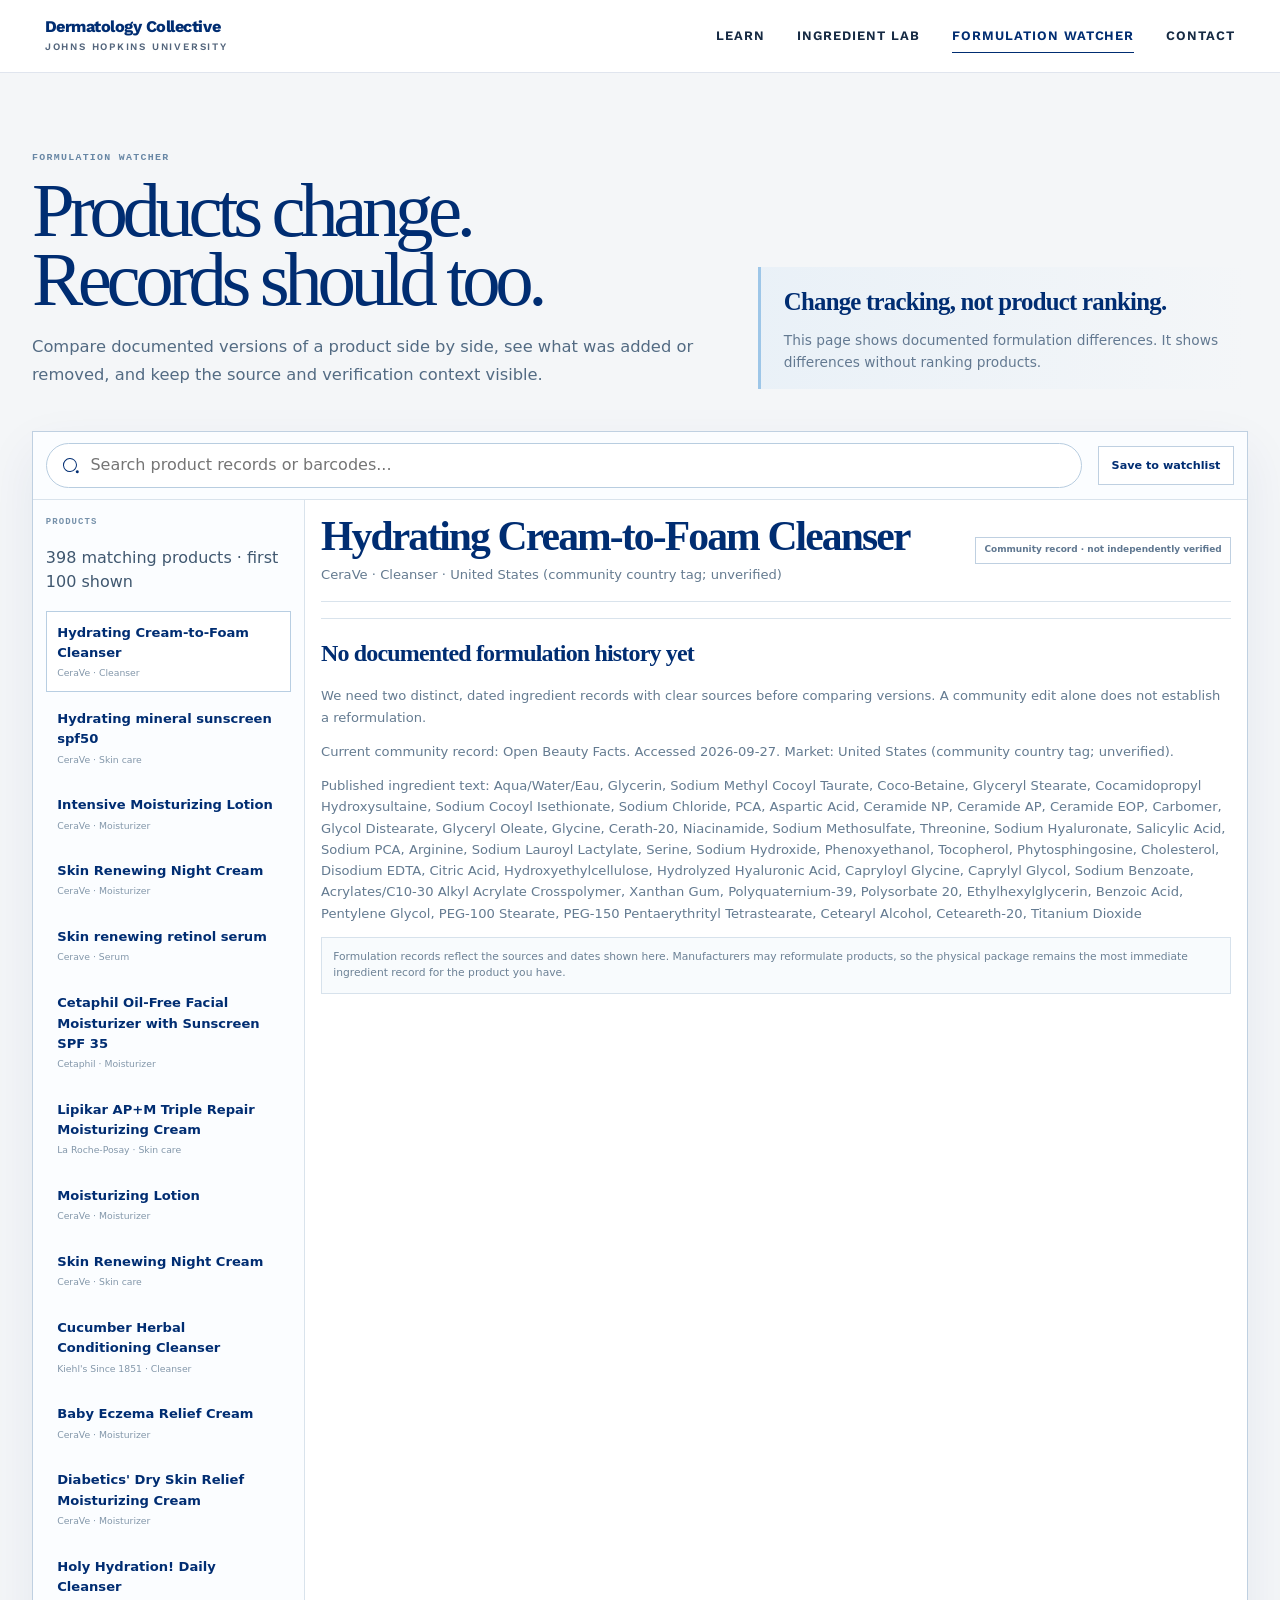
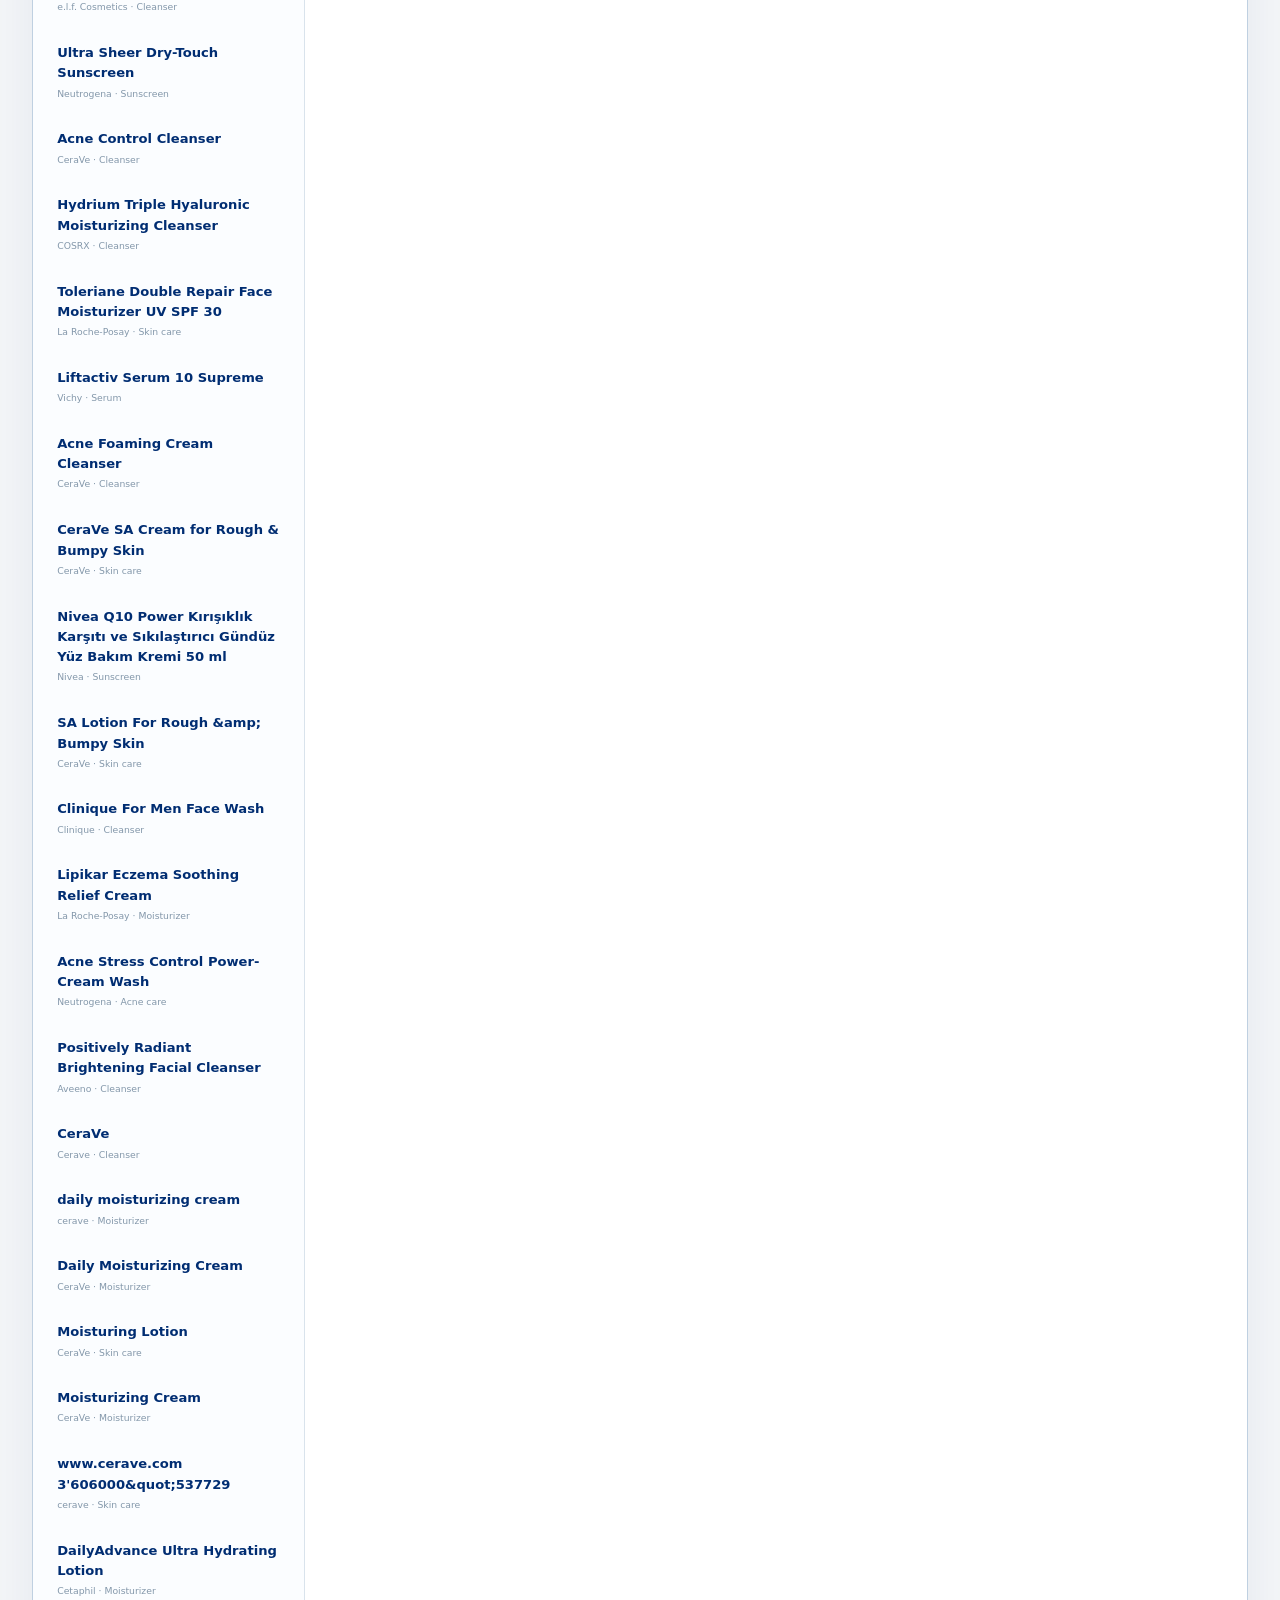
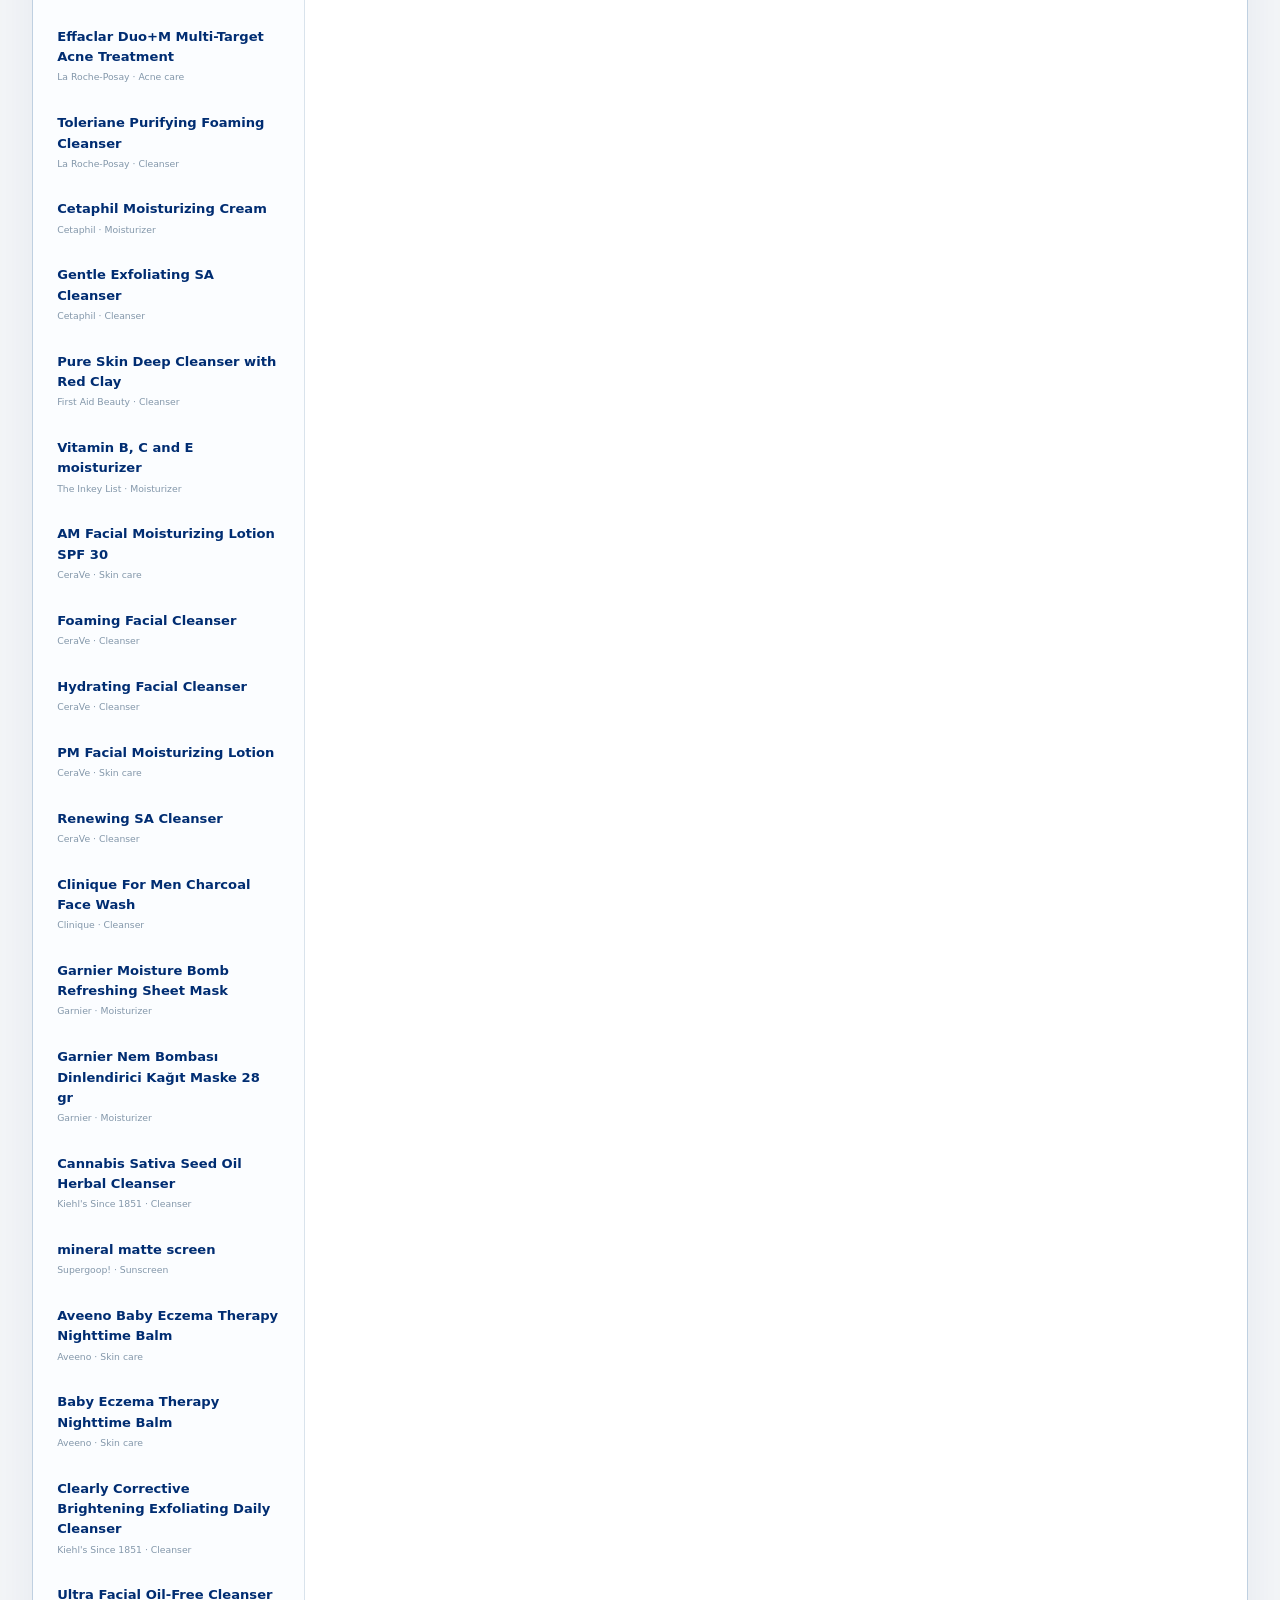
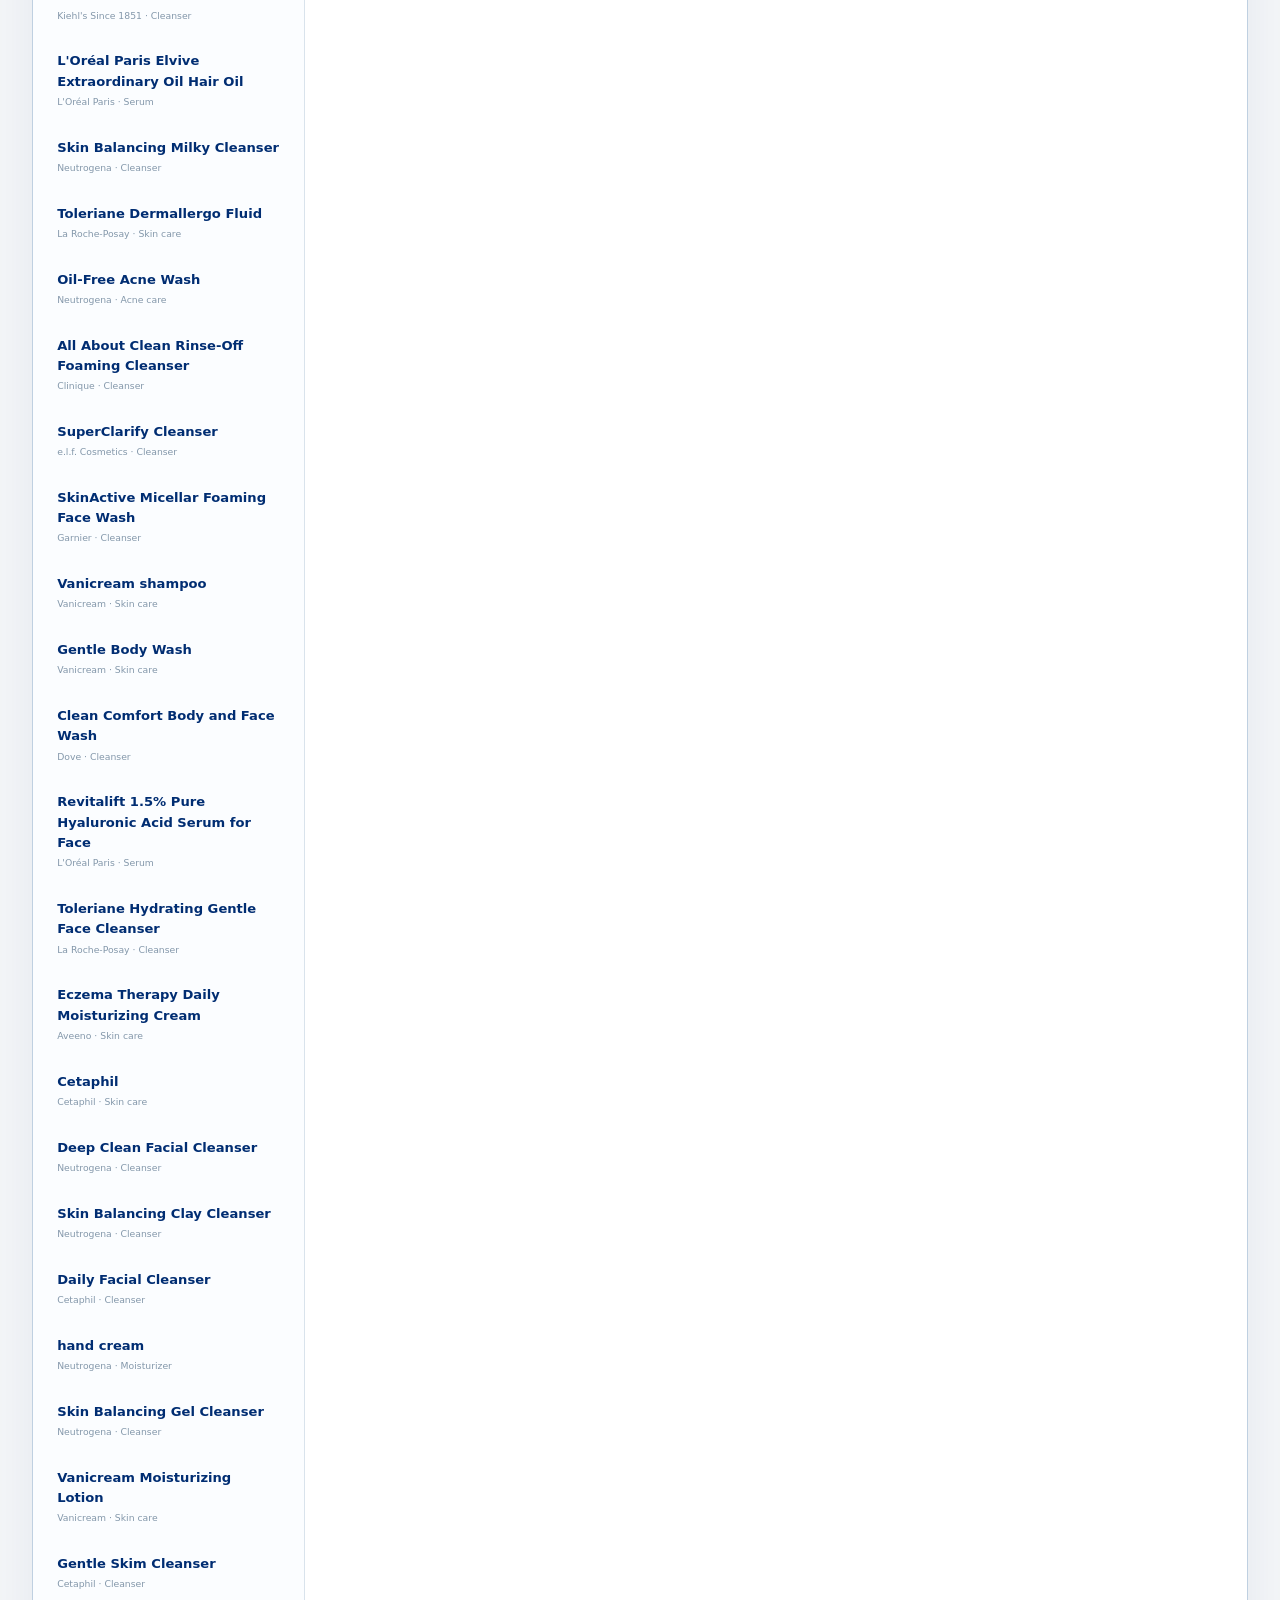
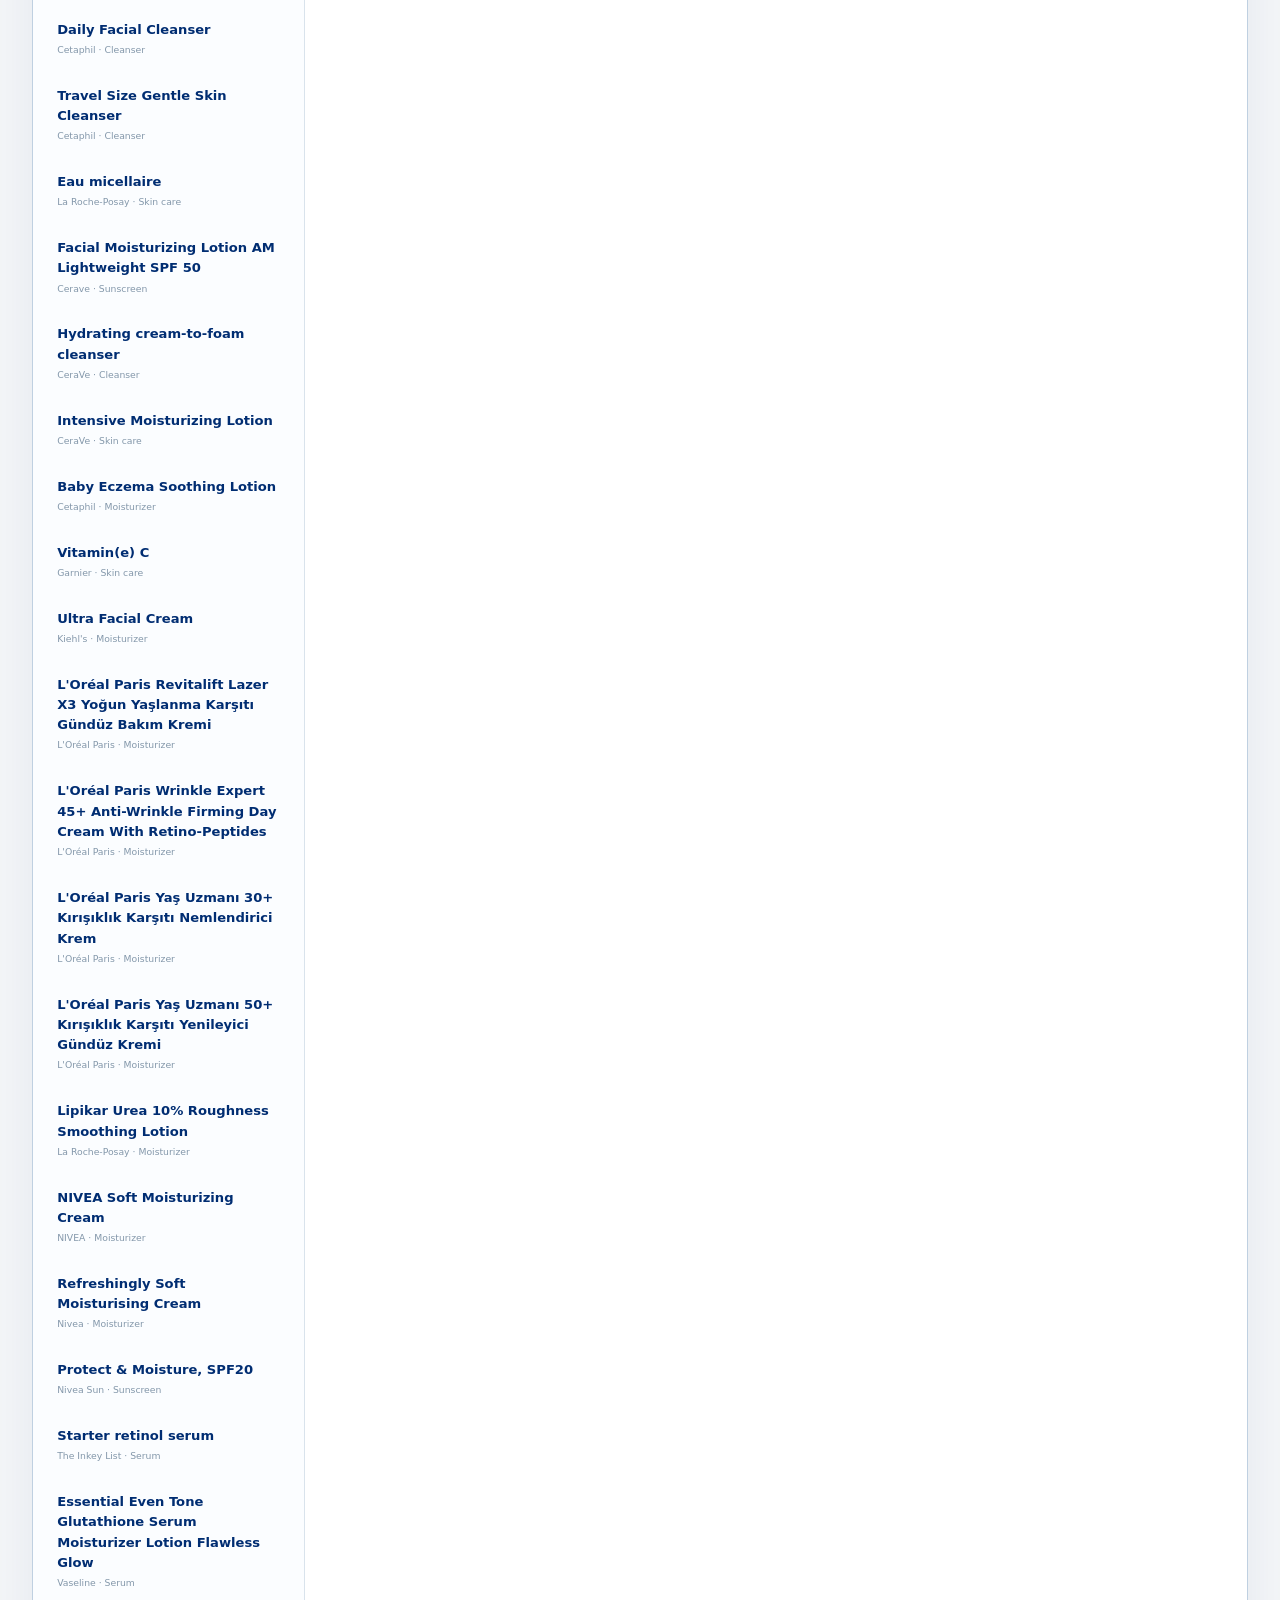
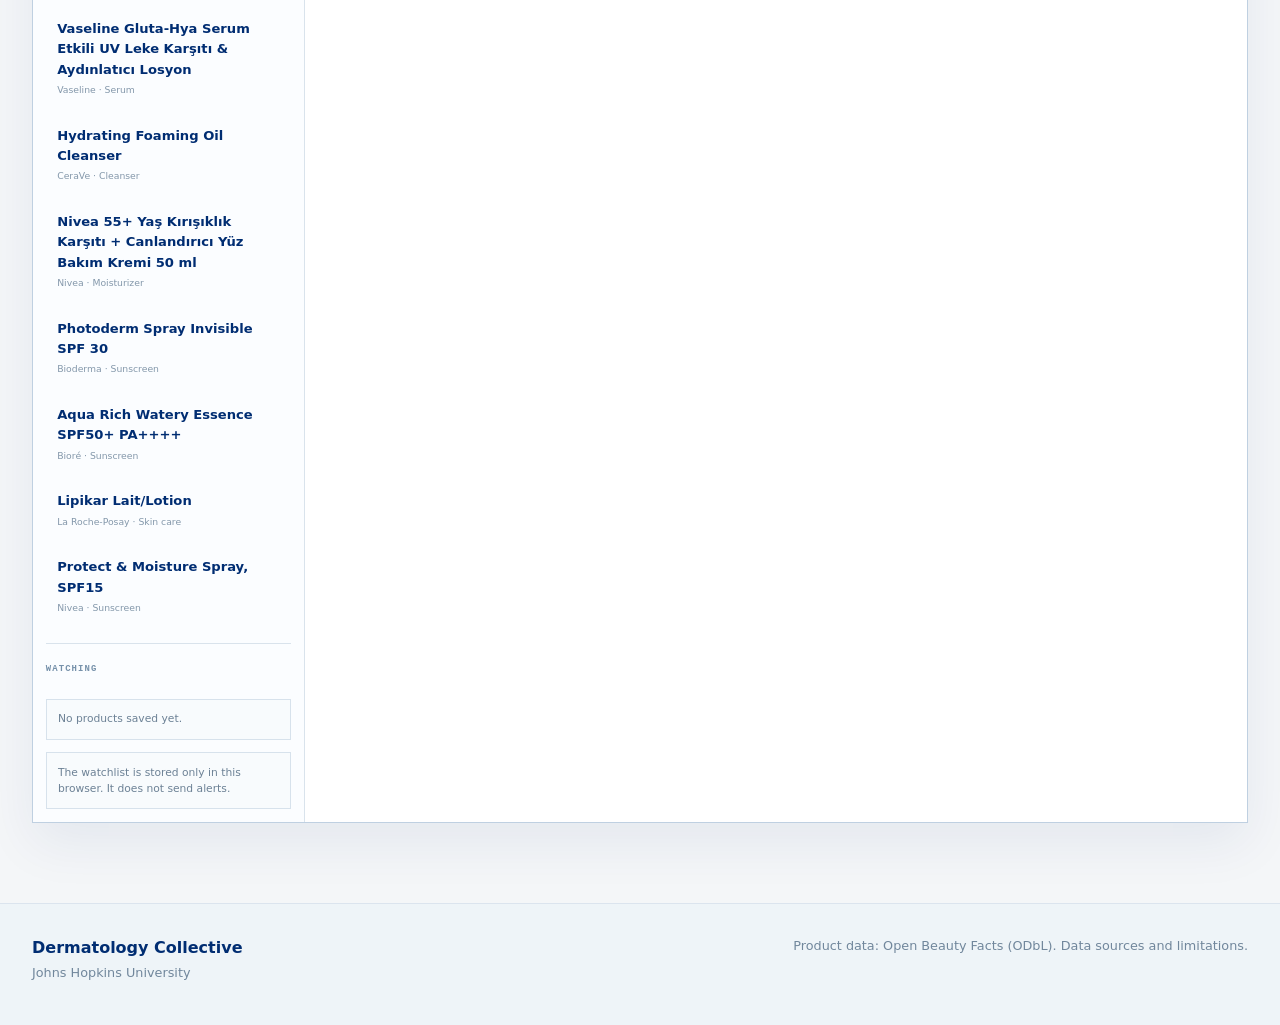
<file: formulation-watcher.html>
<!DOCTYPE html>
<html lang="en">
<head>
<meta charset="utf-8">
<meta name="viewport" content="width=device-width, initial-scale=1">
<title>Formulation Watcher | Dermatology Collective</title>
<style>
:root{
  --bg:#f4f6f8;
  --paper:#fff;
  --paper-soft:#f8fbfd;
  --blue:#002d72;
  --ink:#405870;
  --muted:#6f859a;
  --line:#bfd0e1;
  --line2:#d9e3ec;
  --sky:#79a9da;
  --teal:#69afa6;
  --salmon:#df8b73;
  --gold:#d8b45f;
  --green:#4f8d7f;
  --red:#b86658;
  --pad:clamp(1.2rem,3vw,2rem);
  --header:72px;
  --serif:"Iowan Old Style","Palatino Linotype","Book Antiqua",Georgia,serif;
  --sans:Inter,ui-sans-serif,system-ui,-apple-system,BlinkMacSystemFont,"Segoe UI",sans-serif;
  --mono:"SFMono-Regular","Roboto Mono",Menlo,Consolas,monospace;
  --shadow:0 20px 50px rgba(0,45,114,.07);
}
*{box-sizing:border-box}
html{scroll-behavior:smooth}
body{
  margin:0;background:var(--bg);color:var(--ink);font-family:var(--sans);
  line-height:1.55;-webkit-font-smoothing:antialiased;text-rendering:optimizeLegibility;
}
a{color:inherit;text-decoration:none}
button,input,textarea,select{font:inherit}
button{cursor:pointer}
.container{width:min(1420px,calc(100% - 2 * var(--pad)));margin:0 auto}
.site-header{
  position:sticky;top:0;z-index:60;height:var(--header);
  background:rgba(244,246,248,.94);border-bottom:1px solid rgba(0,45,114,.08);
  backdrop-filter:blur(12px)
}
.header-inner{
  height:100%;width:min(1480px,calc(100% - 2 * var(--pad)));margin:0 auto;
  display:flex;align-items:center;justify-content:space-between;gap:1rem
}
.brand-copy strong{display:block;color:var(--blue);font-size:1.05rem;line-height:1;letter-spacing:-.02em}
.brand-copy small{
  display:block;margin-top:.34rem;color:var(--muted);font-family:var(--mono);
  font-size:.66rem;font-weight:700;letter-spacing:.13em;text-transform:uppercase
}
.nav{display:flex;gap:1.45rem;align-items:center;flex-wrap:wrap}
.nav a{
  color:#546b83;font-family:var(--mono);font-size:.66rem;font-weight:700;
  letter-spacing:.1em;text-transform:uppercase
}
.nav a.active,.nav a:hover{color:var(--blue)}
.hero{padding:clamp(3.5rem,6vw,5.5rem) 0 2.6rem}
.hero-shell{
  display:grid;grid-template-columns:minmax(0,1.15fr) minmax(24rem,.85fr);
  gap:clamp(2rem,5vw,5rem);align-items:end
}
.kicker{
  display:block;margin-bottom:.65rem;color:#6887a5;font-family:var(--mono);
  font-size:.62rem;font-weight:700;letter-spacing:.13em;text-transform:uppercase
}
.hero h1{
  margin:0;color:var(--blue);font-family:var(--serif);
  font-size:clamp(4rem,7vw,7rem);font-weight:520;line-height:.86;letter-spacing:-.07em
}
.hero-copy{
  max-width:46rem;margin:1.2rem 0 0;color:#536b83;font-size:1.02rem;line-height:1.72
}
.hero-side{
  border-left:3px solid #9dc6e8;padding:1rem 0 1rem 1.4rem;
  background:linear-gradient(90deg,rgba(185,217,245,.18),transparent)
}
.hero-side strong{
  display:block;color:var(--blue);font-family:var(--serif);font-size:1.55rem;
  letter-spacing:-.03em
}
.hero-side p{margin:.45rem 0 0;color:#637991;font-size:.86rem;line-height:1.6}
.workspace{padding:0 0 5rem}
.workspace-shell{
  border:1px solid var(--line);background:var(--paper);box-shadow:var(--shadow)
}
.toolbar{
  min-height:4.2rem;padding:.7rem .8rem;display:flex;align-items:center;
  justify-content:space-between;gap:1rem;border-bottom:1px solid var(--line2);
  background:#fbfdff;flex-wrap:wrap
}
.search-shell{
  flex:1;min-width:18rem;display:flex;align-items:center;gap:.7rem;
  height:2.8rem;border:1px solid #b8cde0;border-radius:99px;background:#fff;padding:0 1rem
}
.search-shell::before{
  content:"";width:.78rem;height:.78rem;border:1.8px solid var(--blue);
  border-radius:50%;box-shadow:7px 7px 0 -5.5px var(--blue);transform:rotate(-2deg)
}
.search-shell input{flex:1;border:0;outline:0;color:var(--blue);background:transparent}
.toolbar-actions{display:flex;gap:.5rem;align-items:center}
.tool-btn{
  min-height:2.45rem;padding:0 .8rem;border:1px solid var(--line);
  background:#fff;color:var(--blue);font-size:.7rem;font-weight:750
}
.tool-btn.active,.tool-btn:hover{border-color:#7ca9d0;background:#f4f9fd}
.pill{
  display:inline-flex;align-items:center;gap:.4rem;border:1px solid var(--line);
  padding:.34rem .52rem;background:#fff;color:#5f7790;font-size:.56rem;font-weight:700
}
.workspace-grid{
  display:grid;grid-template-columns:18rem minmax(0,1fr) 20rem;min-height:42rem
}
.sidebar{
  border-right:1px solid var(--line2);background:#fbfdff;padding:.8rem
}
.sidebar.right{border-left:1px solid var(--line2);border-right:0}
.panel-title{
  color:#7691aa;font-family:var(--mono);font-size:.56rem;font-weight:700;
  letter-spacing:.12em;text-transform:uppercase;margin:.2rem 0 .6rem
}
.result-list{display:grid;gap:.35rem}
.result{
  border:1px solid transparent;background:transparent;padding:.65rem;text-align:left;
  width:100%
}
.result:hover,.result.active{border-color:#b8cee2;background:#fff}
.result strong{display:block;color:var(--blue);font-size:.82rem}
.result span{display:block;color:#8397aa;font-size:.58rem;margin-top:.18rem}
.main-panel{padding:1rem 1.15rem}
.detail-head{
  display:flex;align-items:start;justify-content:space-between;gap:1rem;
  padding-bottom:1rem;border-bottom:1px solid var(--line2)
}
.detail-head h2{
  margin:0;color:var(--blue);font-family:var(--serif);font-size:2.6rem;
  font-weight:580;letter-spacing:-.045em;line-height:1
}
.detail-head p{margin:.5rem 0 0;color:#647a90;font-size:.84rem}
.role-chip{
  display:inline-flex;border:1px solid #b6d6d0;background:#f1faf8;color:#3f7d76;
  padding:.35rem .52rem;font-size:.56rem;font-weight:800;letter-spacing:.06em;text-transform:uppercase
}
.card-grid{display:grid;grid-template-columns:repeat(3,minmax(0,1fr));gap:.8rem;margin-top:1rem}
.info-card{border:1px solid var(--line2);background:#fbfdff;padding:.8rem;min-height:7rem}
.info-card span{
  display:block;color:#7990a6;font-family:var(--mono);font-size:.52rem;font-weight:700;
  text-transform:uppercase;letter-spacing:.1em
}
.info-card strong{display:block;margin-top:.55rem;color:var(--blue);font-size:.92rem}
.info-card p{margin:.35rem 0 0;color:#6c8195;font-size:.7rem;line-height:1.5}
.section-block{margin-top:1rem;border-top:1px solid var(--line2);padding-top:1rem}
.section-block h3{
  margin:0;color:var(--blue);font-family:var(--serif);font-size:1.5rem;
  font-weight:600;letter-spacing:-.035em
}
.section-block p{color:#647b91;font-size:.82rem;line-height:1.62}
.tag-list{display:flex;gap:.45rem;flex-wrap:wrap;margin-top:.7rem}
.tag{
  border:1px solid var(--line);background:#fff;padding:.35rem .5rem;
  color:#607991;font-size:.62rem
}
.action-row{display:flex;gap:.55rem;flex-wrap:wrap;margin-top:.8rem}
.primary-btn,.secondary-btn{
  min-height:2.6rem;padding:0 .85rem;font-size:.72rem;font-weight:800;border:1px solid var(--blue)
}
.primary-btn{background:var(--blue);color:#fff}
.secondary-btn{background:#fff;color:var(--blue)}
.watch-list{display:grid;gap:.45rem}
.watch-item{
  border:1px solid var(--line2);background:#fff;padding:.6rem;display:flex;
  align-items:center;justify-content:space-between;gap:.5rem
}
.watch-item b{color:var(--blue);font-size:.72rem}
.watch-item button{border:0;background:transparent;color:#8a99a8;font-size:.68rem}
.notice{
  margin-top:.8rem;padding:.7rem;border:1px solid #d7e2ec;background:#f8fbfd;
  color:#6c8195;font-size:.67rem;line-height:1.5
}
.drawer{
  display:none;border-top:1px solid var(--line2);background:#fbfdff;padding:1rem
}
.drawer.open{display:block}
.drawer-grid{display:grid;grid-template-columns:1fr 1fr;gap:1rem}
.drawer textarea{
  width:100%;min-height:9rem;border:1px solid var(--line);background:#fff;
  padding:.8rem;color:#466077;resize:vertical
}
.parse-output{border:1px solid var(--line);background:#fff;padding:.8rem;min-height:9rem}
.parse-output .parsed{display:flex;flex-wrap:wrap;gap:.35rem}
.source-row{
  display:flex;justify-content:space-between;gap:1rem;padding:.6rem 0;
  border-bottom:1px solid #edf1f5;color:#6d8194;font-size:.66rem
}
.source-row:last-child{border-bottom:0}
.footer{
  padding:2rem 0 2.5rem;border-top:1px solid rgba(0,45,114,.08);background:#eef4f8
}
.footer-inner{
  width:min(1420px,calc(100% - 2 * var(--pad)));margin:0 auto;
  display:flex;justify-content:space-between;gap:1rem;flex-wrap:wrap
}
.footer strong{display:block;color:var(--blue)}
.footer span{color:#71879c;font-size:.8rem}
@media(max-width:1120px){
  .hero-shell{grid-template-columns:1fr}
  .workspace-grid{grid-template-columns:16rem 1fr}
  .sidebar.right{grid-column:1 / -1;border-left:0;border-top:1px solid var(--line2)}
  .card-grid{grid-template-columns:1fr}
}
@media(max-width:760px){
  .site-header{height:auto}.header-inner{min-height:var(--header);height:auto;flex-wrap:wrap;padding:.7rem 0}.nav{display:flex;width:100%;gap:.75rem 1rem}.nav a{font-size:.59rem}
  .workspace-grid{grid-template-columns:1fr}
  .sidebar{border-right:0;border-bottom:1px solid var(--line2)}
  .drawer-grid{grid-template-columns:1fr}
}


.watch-shell{display:grid;grid-template-columns:17rem minmax(0,1fr);min-height:44rem}
.product-rail{border-right:1px solid var(--line2);background:#fbfdff;padding:.8rem}
.watcher-main{padding:1rem}
.product-summary{
  display:flex;align-items:center;justify-content:space-between;gap:1rem;
  padding-bottom:1rem;border-bottom:1px solid var(--line2)
}
.product-summary h2{
  margin:0;color:var(--blue);font-family:var(--serif);
  font-size:2.6rem;font-weight:580;letter-spacing:-.045em;line-height:1
}
.product-summary p{margin:.45rem 0 0;color:#657b90;font-size:.82rem}
.timeline{
  display:grid;grid-template-columns:auto 1fr auto;align-items:center;gap:.8rem;
  margin-top:1rem;padding:1rem;border:1px solid var(--line2);background:#fbfdff
}
.timeline-node{
  width:1rem;height:1rem;border-radius:50%;border:2px solid var(--blue);background:#fff
}
.timeline-node.current{background:var(--teal);border-color:var(--teal)}
.timeline-line{height:2px;background:linear-gradient(90deg,#9bbbd6,#6fa7d6,#69afa6)}
.timeline-labels{display:flex;justify-content:space-between;color:#748ca2;font-size:.58rem;margin-top:.35rem}
.diff-layout{display:grid;grid-template-columns:1fr 1fr;gap:1rem;margin-top:1rem}
.version-card{border:1px solid var(--line);background:#fff;padding:1rem}
.version-card header{display:flex;align-items:start;justify-content:space-between;gap:1rem;padding-bottom:.8rem;border-bottom:1px solid var(--line2)}
.version-card h3{margin:0;color:var(--blue);font-family:var(--serif);font-size:1.65rem;font-weight:600}
.version-card header span{color:#758ca2;font-family:var(--mono);font-size:.52rem;font-weight:700;text-transform:uppercase;letter-spacing:.1em}
.ingredient-stack{display:grid;gap:.35rem;margin-top:.8rem}
.ingredient-row{
  display:flex;align-items:center;justify-content:space-between;gap:.8rem;
  min-height:2.25rem;padding:.45rem .55rem;border:1px solid #e0e8ef;background:#fbfdff
}
.ingredient-row b{color:#506a83;font-size:.72rem}
.status{
  padding:.18rem .35rem;font-size:.48rem;font-weight:800;text-transform:uppercase;letter-spacing:.06em
}
.status.same{background:#eef4f8;color:#70879b}
.status.added{background:#f3faf8;color:#477f76;border:1px solid #b8d8d1}
.status.removed{background:#fff7f4;color:#b66858;border:1px solid #ecc5ba}
.diff-summary{display:grid;grid-template-columns:repeat(3,minmax(0,1fr));gap:.8rem;margin-top:1rem}
.diff-summary .info-card{min-height:6.4rem}
.version-controls{display:flex;gap:.55rem;align-items:center;flex-wrap:wrap}
.version-controls select{height:2.55rem;border:1px solid var(--line);background:#fff;padding:0 .6rem;color:#4d657d}
.provenance-grid{display:grid;grid-template-columns:1fr 1fr;gap:1rem}
@media(max-width:1000px){.watch-shell{grid-template-columns:1fr}.product-rail{border-right:0;border-bottom:1px solid var(--line2)}}
@media(max-width:760px){.diff-layout,.diff-summary,.provenance-grid{grid-template-columns:1fr}}

.watcher-hero-title{
  display:flex;
  flex-direction:column;
  align-items:flex-start;
  font-size:clamp(3.35rem,6vw,6.5rem) !important;
  line-height:.9 !important;
}
.watcher-hero-title span{
  display:block;
  white-space:nowrap;
}
@media(max-width:620px){
  .watcher-hero-title{
    font-size:clamp(2.75rem,12vw,4.3rem) !important;
  }
}

.toolbar-actions{flex-wrap:wrap}
.toolbar-actions select{max-width:11rem;min-height:2.3rem;border:1px solid var(--line);background:#fff;color:var(--blue);padding:.3rem}
@media(max-width:760px){.toolbar{flex-wrap:wrap}.toolbar-actions{width:100%}}
</style>
<link rel="stylesheet" href="css/site-nav.css?v=6a1a3b9">
<script src="js/site-nav.js" defer></script>
</head>
<body>
<a class="skip-link" href="#main">Skip to content</a>
<header class="site-header" id="siteHeader">
    <div class="header-inner">
      <a class="brand brand-textonly" href="index.html" aria-label="Dermatology Collective home">
        <span class="brand-copy"><strong>Dermatology Collective</strong><small>Johns Hopkins University</small></span>
      </a>
      <nav class="desktop-nav" aria-label="Main navigation">
        <a href="learn.html">Learn</a>
        <a href="ingredient-lab.html">Ingredient Lab</a>
        <a href="formulation-watcher.html" aria-current="page">Formulation Watcher</a>
        <a href="index.html#contact">Contact</a>
      </nav>
      <button class="menu-button" id="menuButton" type="button" aria-label="Open menu" aria-controls="mobileNav" aria-expanded="false">
        <span></span><span></span><span></span>
      </button>
    </div>
    <nav class="mobile-nav" id="mobileNav" aria-label="Mobile navigation">
        <a href="learn.html">Learn</a>
        <a href="ingredient-lab.html">Ingredient Lab</a>
        <a href="formulation-watcher.html" aria-current="page">Formulation Watcher</a>
        <a href="index.html#contact">Contact</a>
    </nav>
  </header>

<main id="main">
<section class="hero">
  <div class="container hero-shell">
    <div>
      <span class="kicker">Formulation Watcher</span>
      <h1 class="watcher-hero-title"><span>Products change.</span><span>Records should too.</span></h1>
      <p class="hero-copy">
        Compare documented versions of a product side by side, see what was added or removed,
        and keep the source and verification context visible.
      </p>
    </div>
    <aside class="hero-side">
      <strong>Change tracking, not product ranking.</strong>
      <p>This page shows documented formulation differences. It shows differences without ranking products.</p>
    </aside>
  </div>
</section>

<section class="workspace">
  <div class="container workspace-shell">
    <div class="toolbar">
      <label class="search-shell">
        <input id="watchSearch" type="search" placeholder="Search product records or barcodes..." aria-label="Search formulation records">
      </label>
      <div class="toolbar-actions">
        <button class="tool-btn" id="watchProductButton">Watch this product</button>
      </div>
    </div>

    <div class="watch-shell">
      <aside class="product-rail">
        <div class="panel-title">Products</div><p id="productCount" aria-live="polite"></p>
        <div class="result-list" id="productList"></div>
        <div class="section-block">
          <div class="panel-title">Watching</div>
          <div class="watch-list" id="productWatchList"></div>
        </div>
        <div class="notice">The watchlist is stored only in this browser. It does not send alerts.</div>
      </aside>

      <section class="watcher-main">
        <div class="product-summary">
          <div><h2 id="productTitle"></h2><p id="productMeta"></p></div>
          <span class="pill" id="productBadge">Community record</span>
        </div>

        <div id="emptyHistory" class="section-block"><h3>No documented formulation history yet</h3><p>We need two distinct, dated ingredient records with clear sources before comparing versions. A community edit alone does not establish a reformulation.</p><div id="currentSource"></div></div>
        <div id="documentedHistory" hidden>
        <div class="version-controls" style="margin-top:1rem">
          <div><span class="panel-title" style="display:block">Compare</span><select id="versionA"></select></div>
          <div><span class="panel-title" style="display:block">Against</span><select id="versionB"></select></div>
        </div>

        <div class="timeline">
          <span class="timeline-node"></span><span class="timeline-line"></span><span class="timeline-node current"></span>
        </div>
        <div class="timeline-labels"><span id="timelineA"></span><span id="timelineB"></span></div>

        <div class="diff-summary">
          <div class="info-card"><span>Added</span><strong id="addedCount">0</strong><p id="addedNames"></p></div>
          <div class="info-card"><span>Removed</span><strong id="removedCount">0</strong><p id="removedNames"></p></div>
          <div class="info-card"><span>Unchanged</span><strong id="sameCount">0</strong><p id="sameNames"></p></div>
        </div>

        <div class="info-card"><span>Reordered</span><strong id="reorderedCount">0</strong><p id="reorderedNames"></p></div>
        <p>Label order may indicate relative order, but does not disclose exact concentrations.</p>
        <div class="diff-layout">
          <article class="version-card">
            <header><div><h3 id="versionATitle"></h3><span id="versionADate"></span></div></header>
            <div class="ingredient-stack" id="stackA"></div>
          </article>
          <article class="version-card">
            <header><div><h3 id="versionBTitle"></h3><span id="versionBDate"></span></div></header>
            <div class="ingredient-stack" id="stackB"></div>
          </article>
        </div>

        <div class="section-block">
          <h3>Record provenance</h3>
          <div class="provenance-grid">
            <div class="info-card"><span>Earlier source</span><strong id="sourceA"></strong><p id="marketA"></p></div>
            <div class="info-card"><span>Current source</span><strong id="sourceB"></strong><p id="marketB"></p></div>
          </div>
        </div>

        </div>
        <div class="notice">
          Formulation records reflect the sources and dates shown here. Manufacturers may reformulate products, so the physical package remains the most immediate ingredient record for the product you have.
        </div>
      </section>
    </div>
  </div>
</section>
</main>

<footer class="footer">
  <div class="footer-inner">
    <div><strong>Dermatology Collective</strong><span>Johns Hopkins University</span></div>
    <span>Product data: <a href="https://world.openbeautyfacts.org/" target="_blank" rel="noopener noreferrer">Open Beauty Facts</a> (<a href="https://opendatacommons.org/licenses/odbl/1-0/" target="_blank" rel="noopener noreferrer">ODbL</a>). <a href="README.md">Data sources and limitations</a>.</span>
  </div>
</footer>

<script src="js/formulation-watcher.js" defer></script>
</body>
</html>
</file>
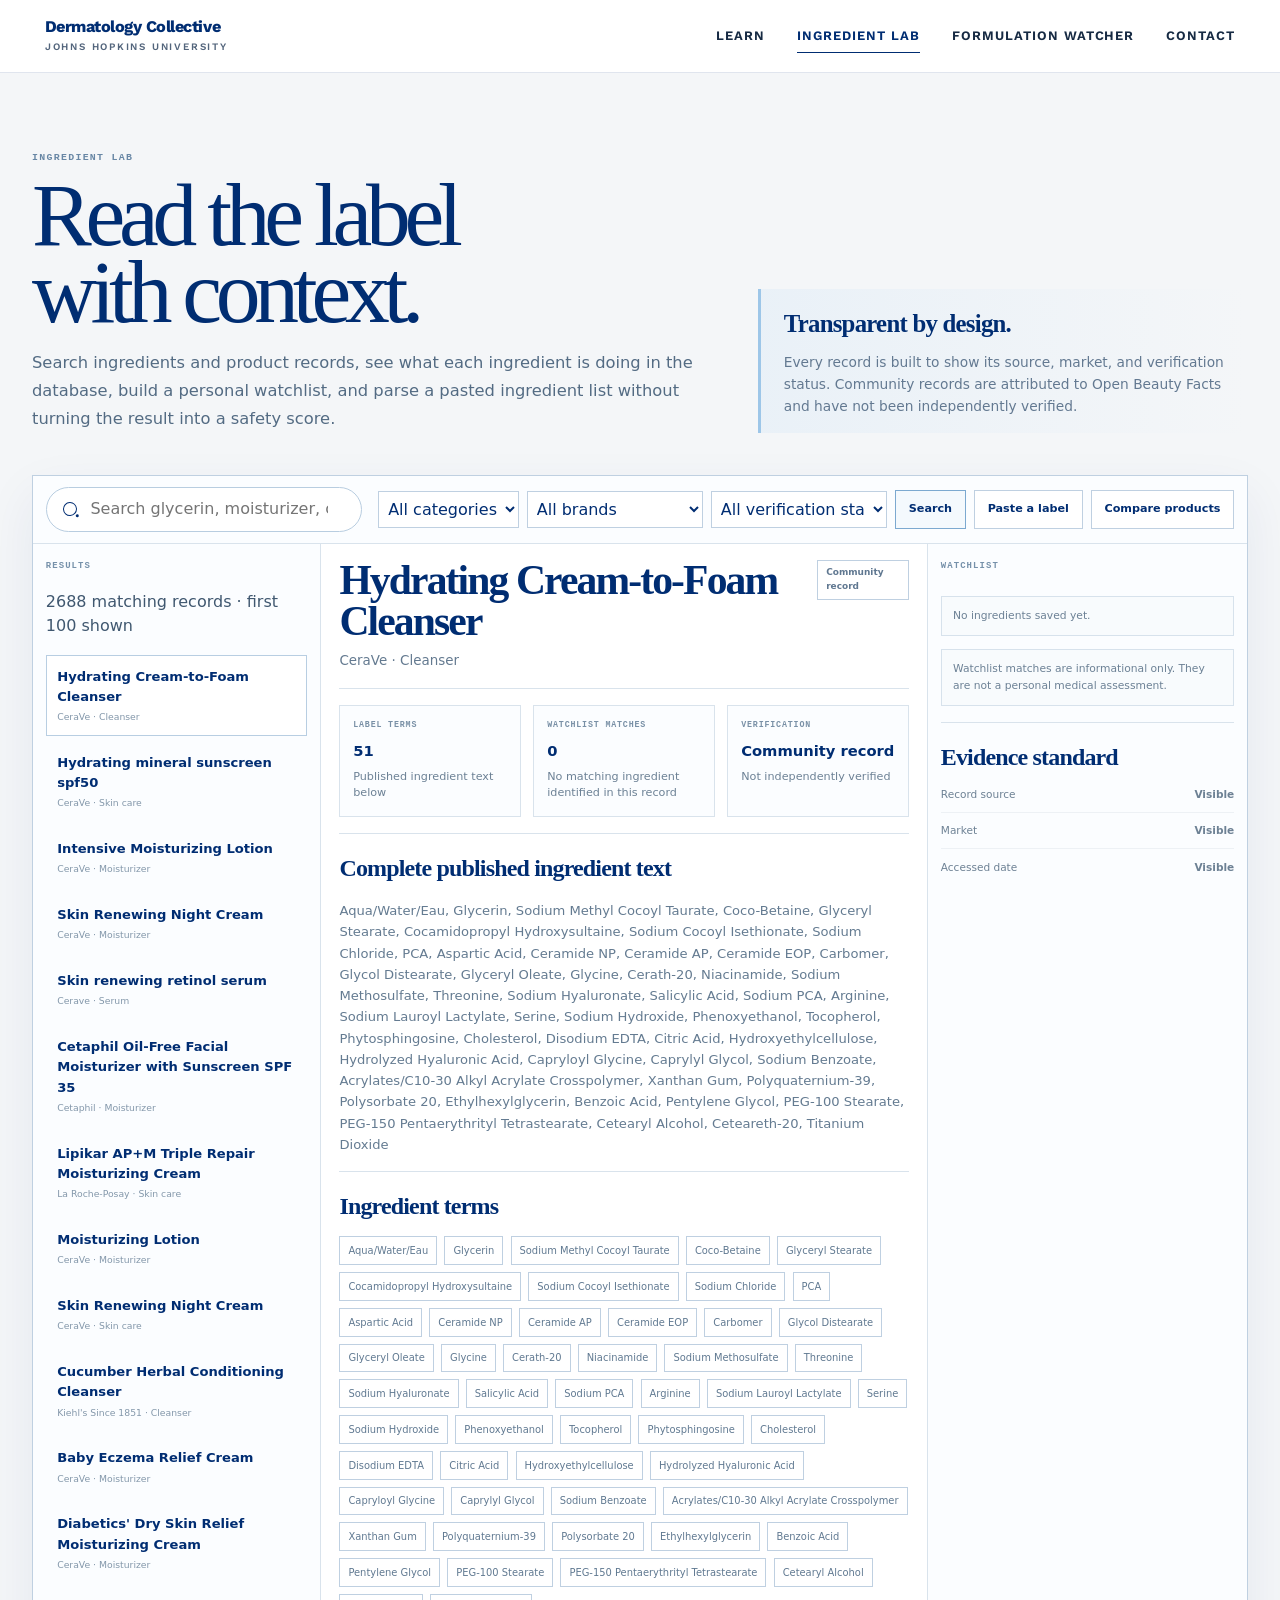
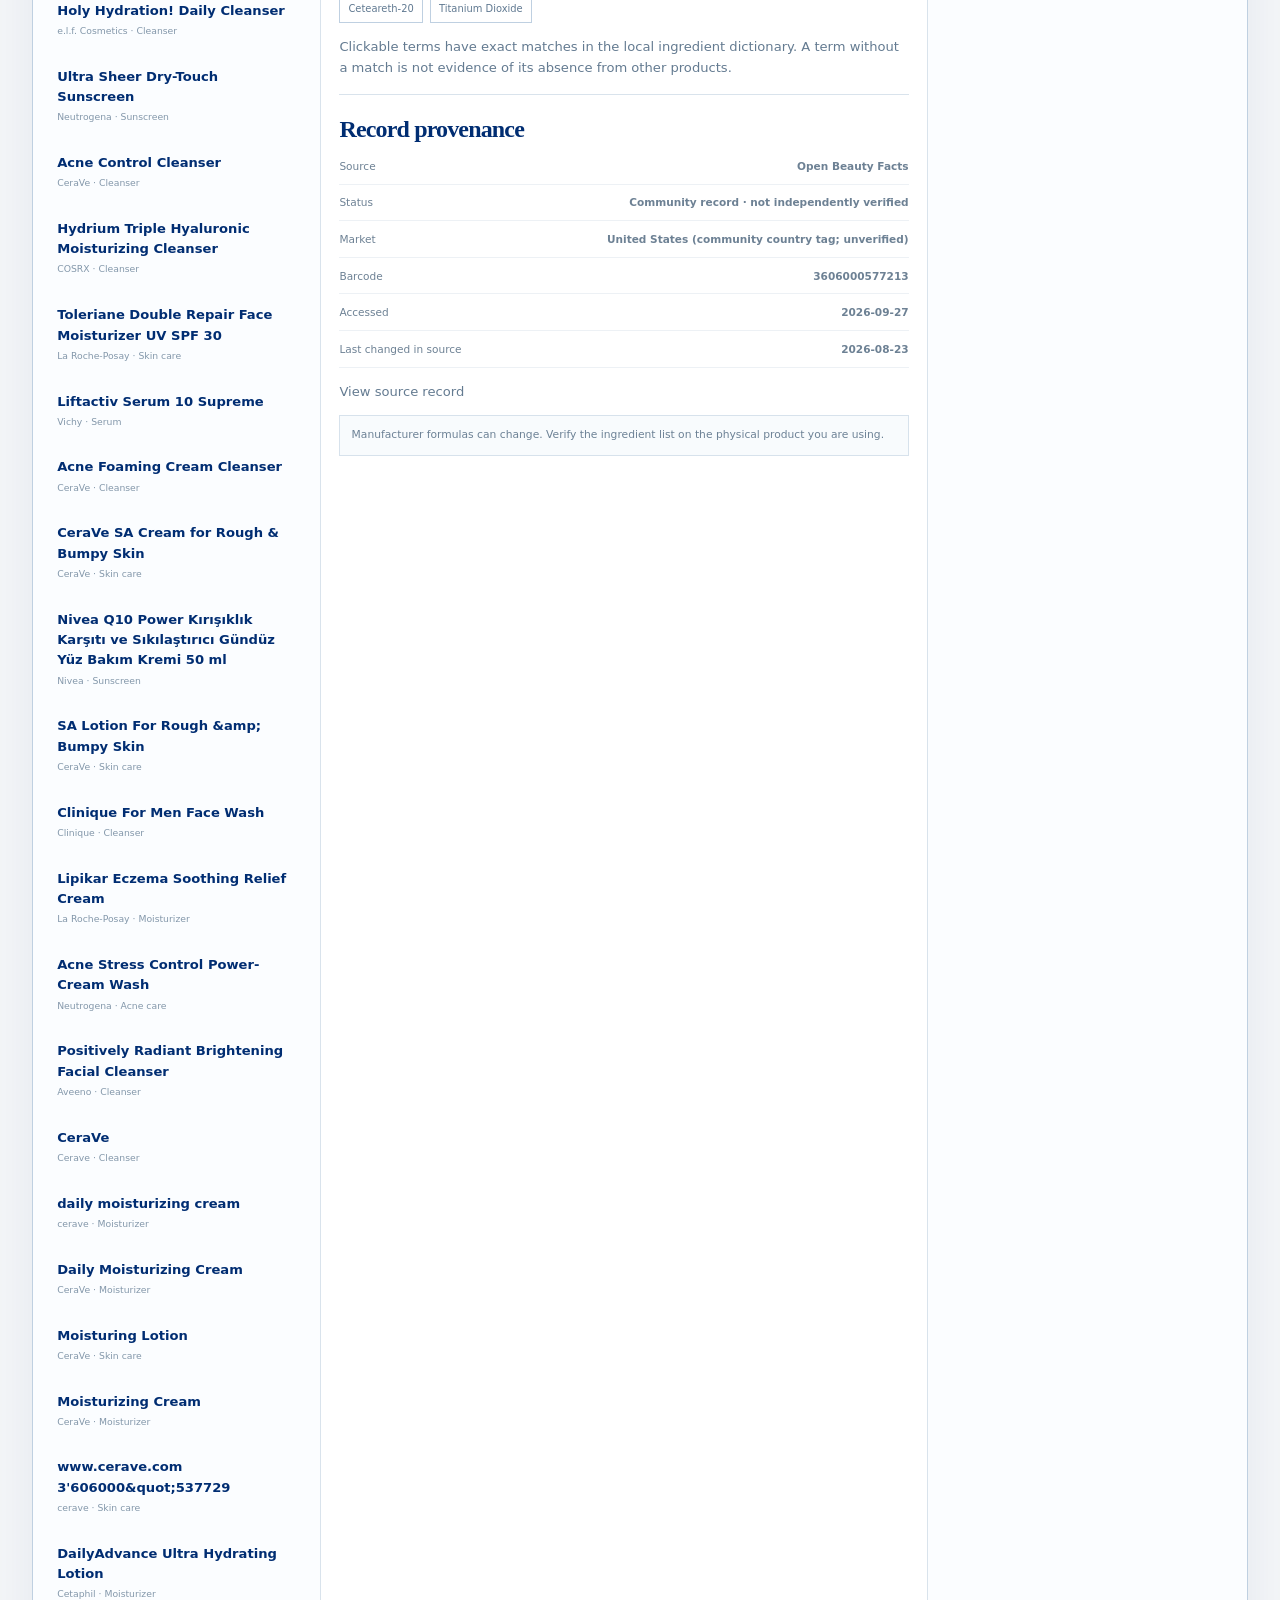
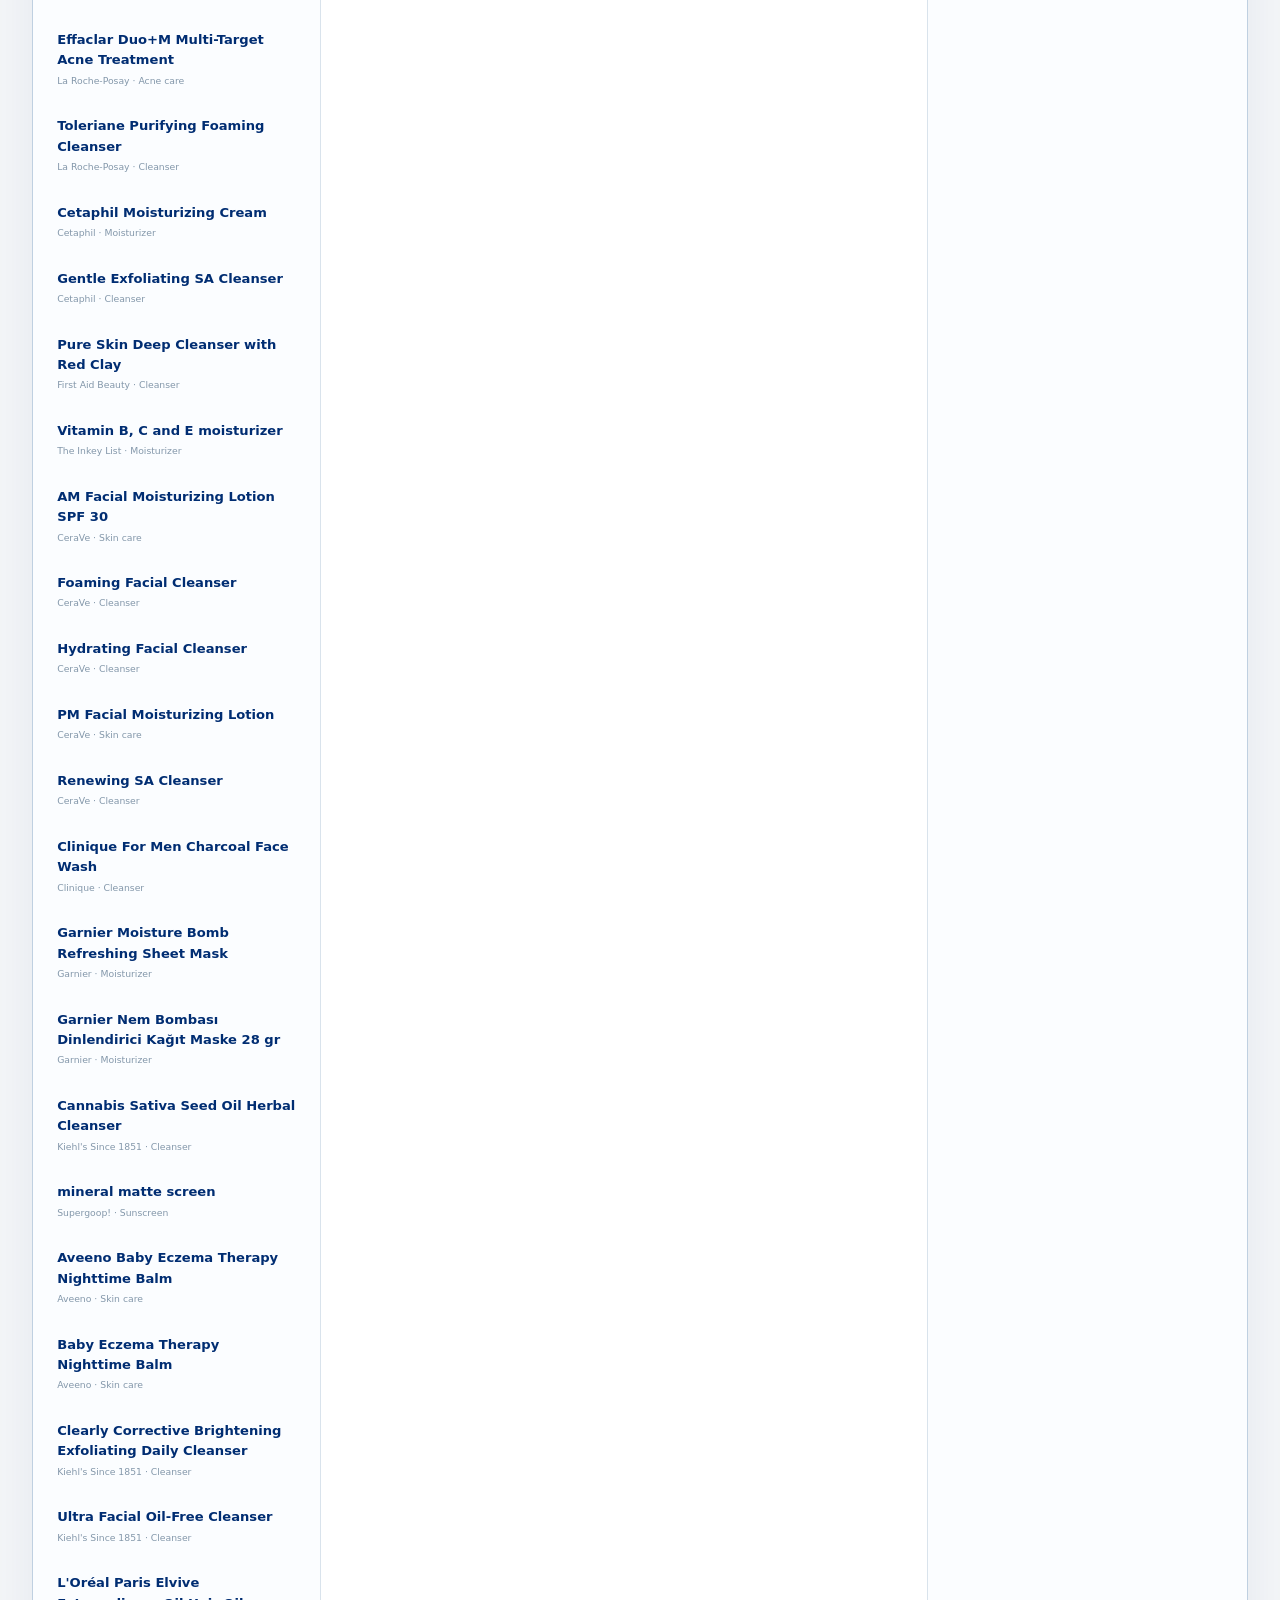
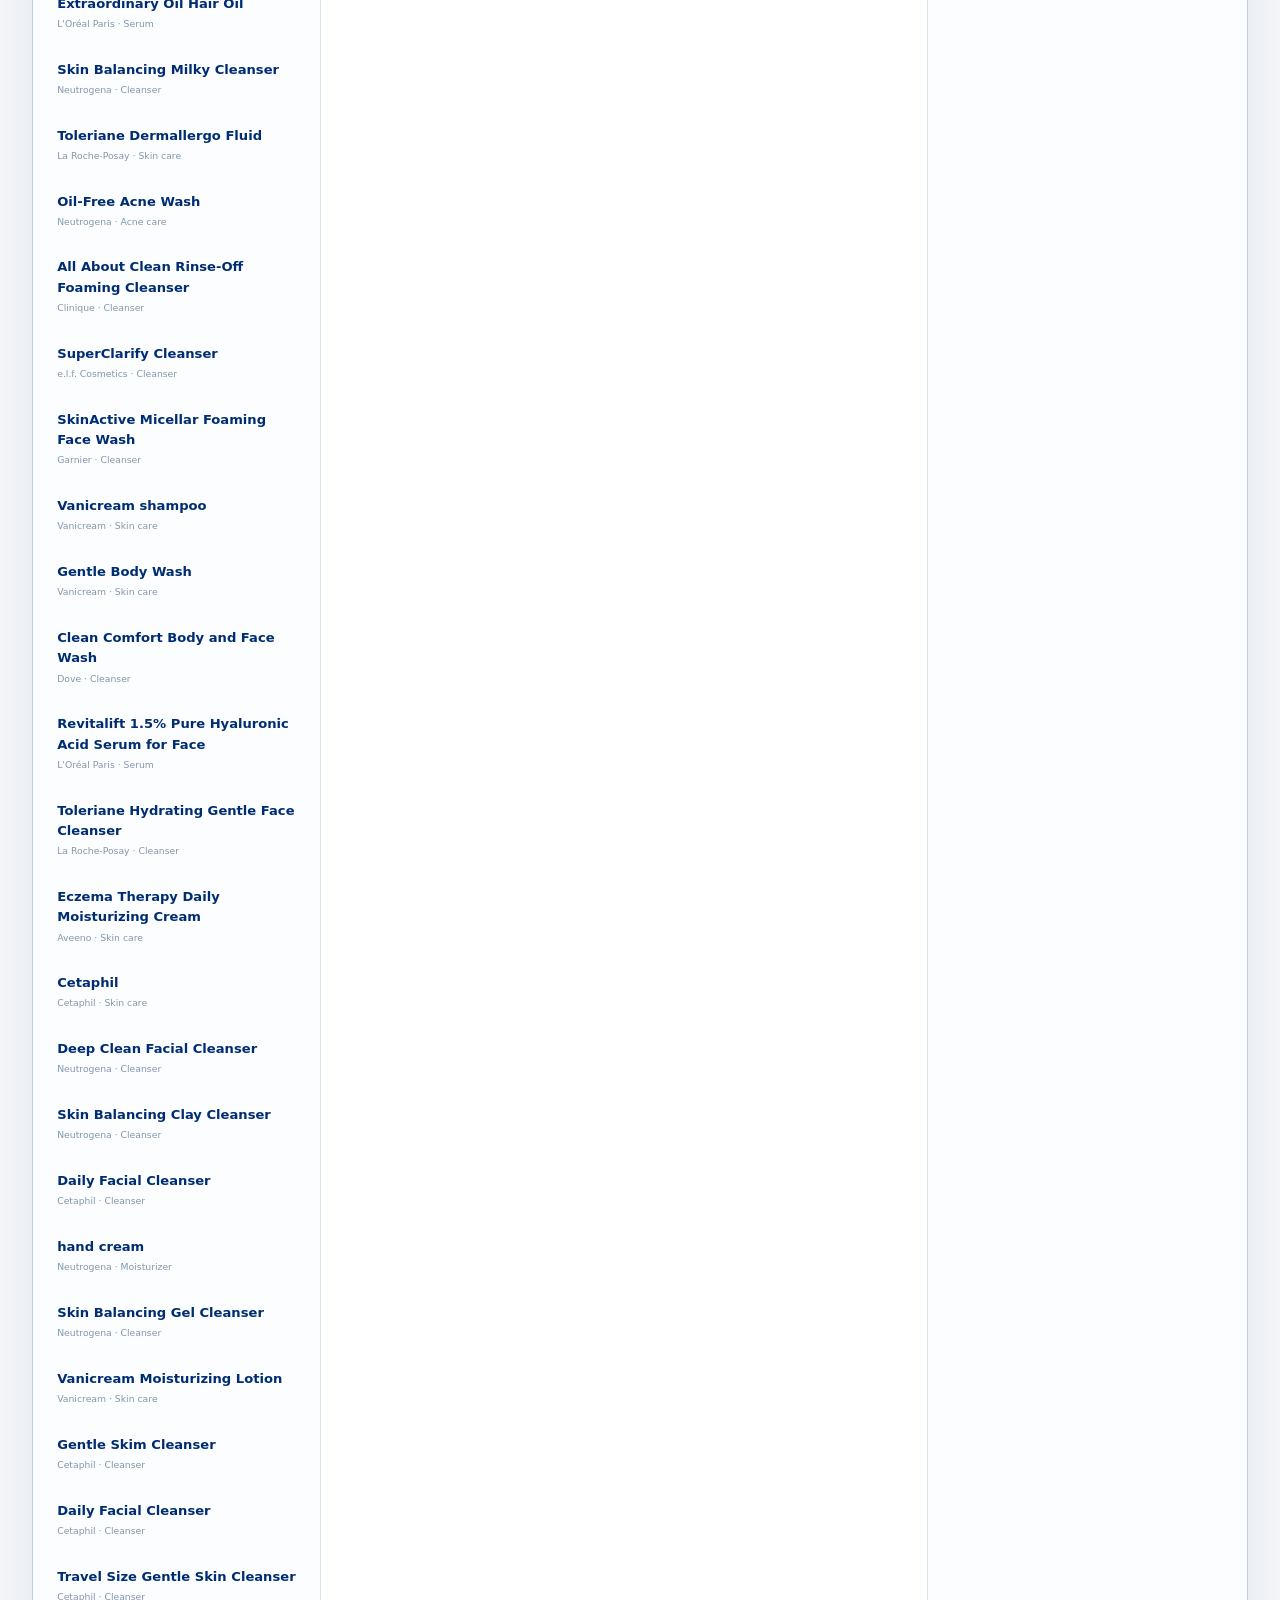
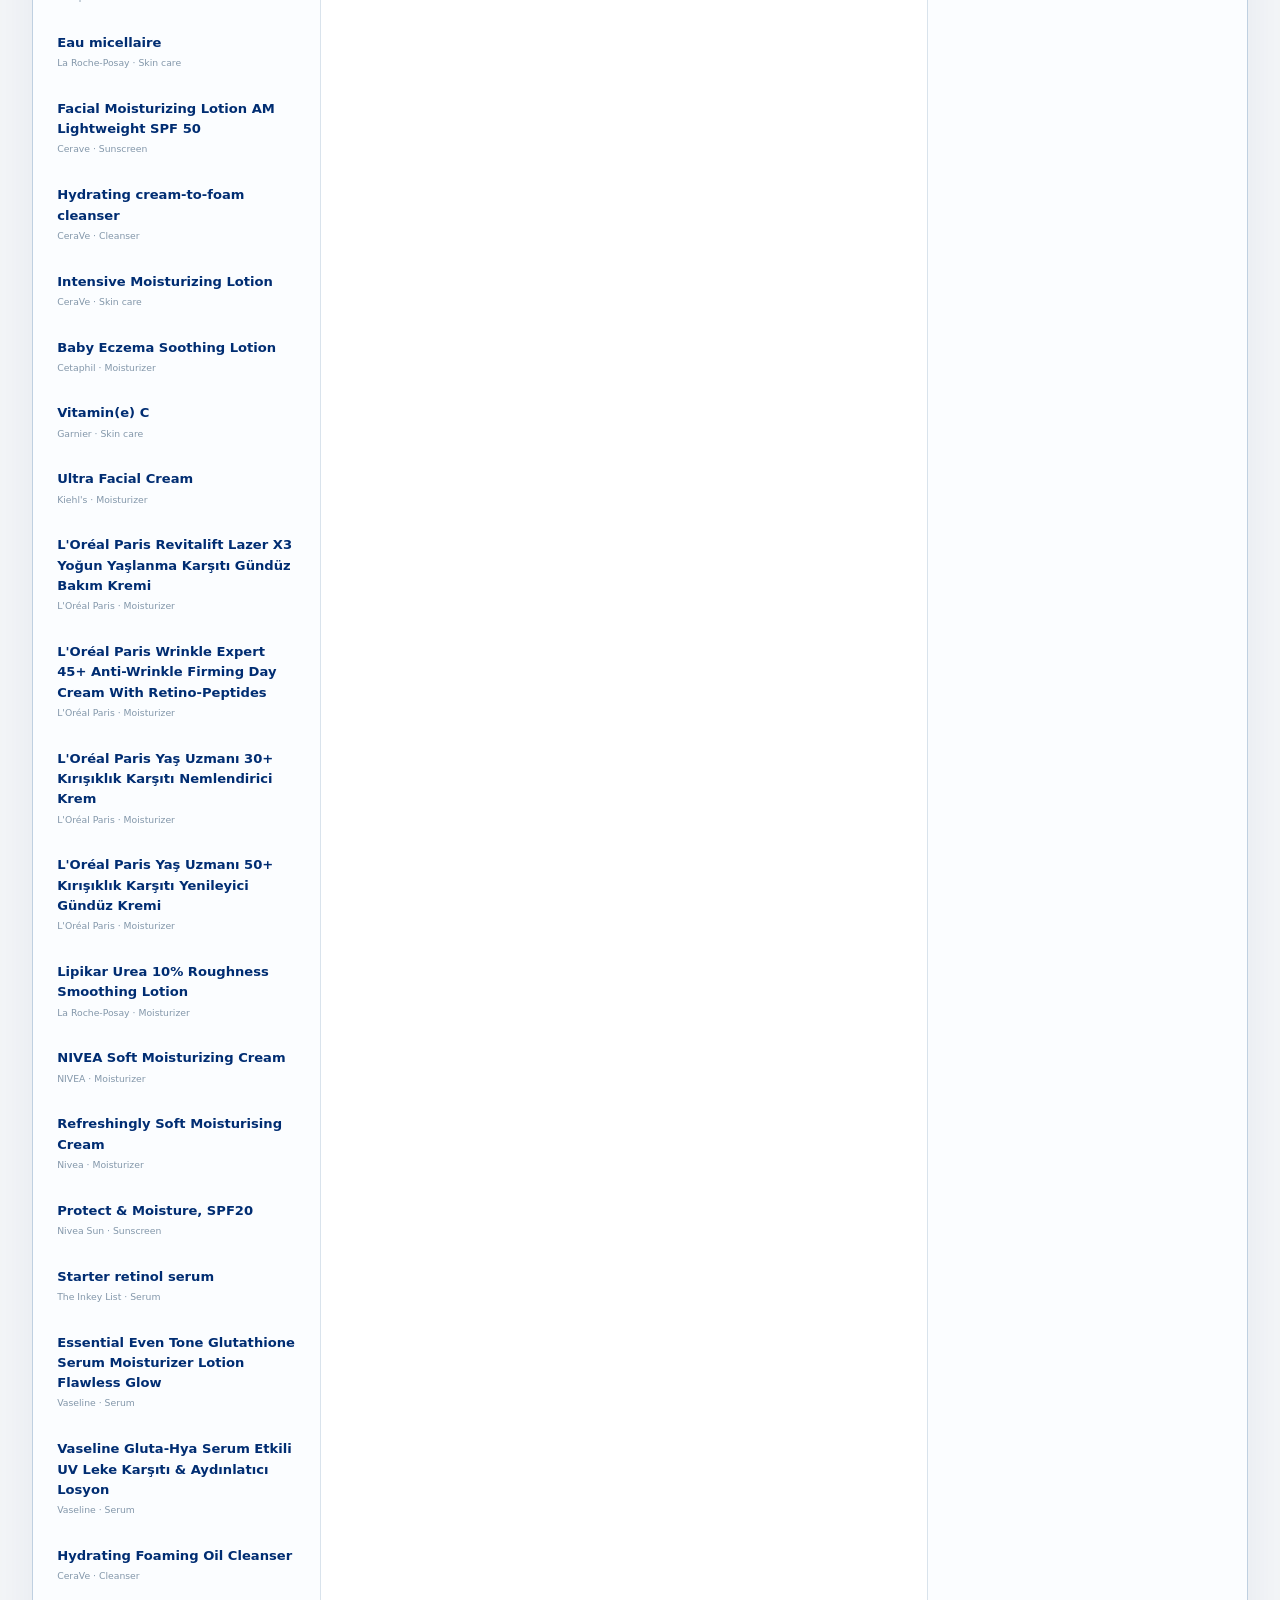
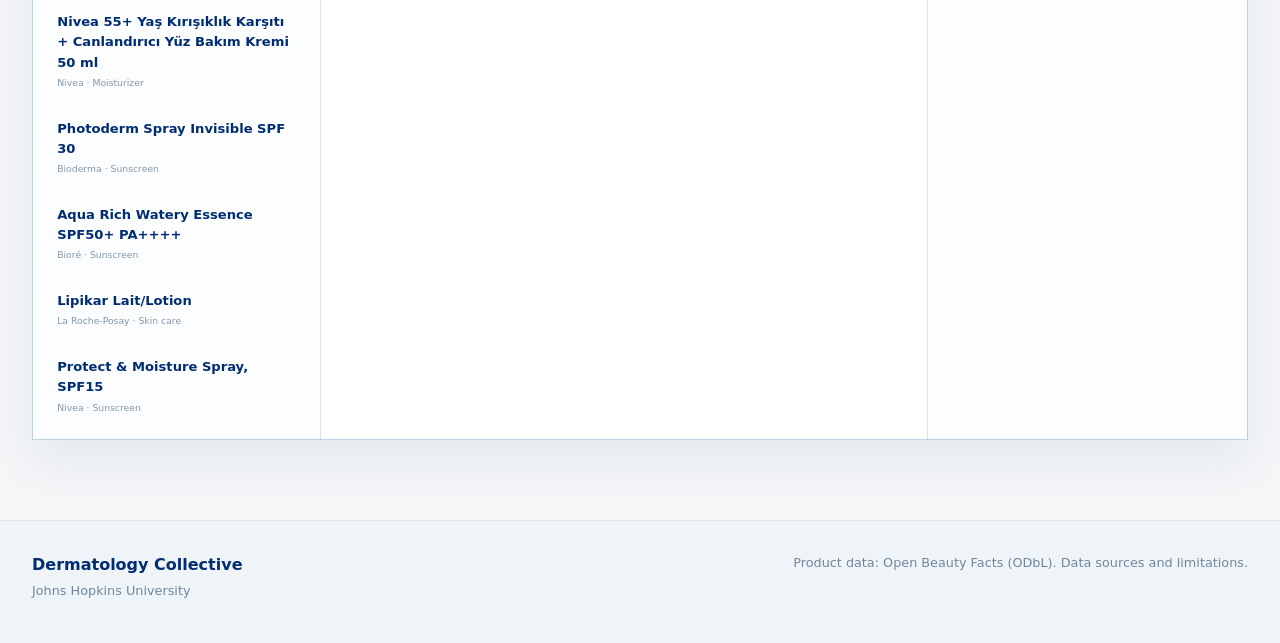
<file: ingredient-lab.html>
<!DOCTYPE html>
<html lang="en">
<head>
<meta charset="utf-8">
<meta name="viewport" content="width=device-width, initial-scale=1">
<title>Ingredient Lab | Dermatology Collective</title>
<style>
:root{
  --bg:#f4f6f8;
  --paper:#fff;
  --paper-soft:#f8fbfd;
  --blue:#002d72;
  --ink:#405870;
  --muted:#6f859a;
  --line:#bfd0e1;
  --line2:#d9e3ec;
  --sky:#79a9da;
  --teal:#69afa6;
  --salmon:#df8b73;
  --gold:#d8b45f;
  --green:#4f8d7f;
  --red:#b86658;
  --pad:clamp(1.2rem,3vw,2rem);
  --header:72px;
  --serif:"Iowan Old Style","Palatino Linotype","Book Antiqua",Georgia,serif;
  --sans:Inter,ui-sans-serif,system-ui,-apple-system,BlinkMacSystemFont,"Segoe UI",sans-serif;
  --mono:"SFMono-Regular","Roboto Mono",Menlo,Consolas,monospace;
  --shadow:0 20px 50px rgba(0,45,114,.07);
}
*{box-sizing:border-box}
html{scroll-behavior:smooth}
body{
  margin:0;background:var(--bg);color:var(--ink);font-family:var(--sans);
  line-height:1.55;-webkit-font-smoothing:antialiased;text-rendering:optimizeLegibility;
}
a{color:inherit;text-decoration:none}
button,input,textarea,select{font:inherit}
button{cursor:pointer}
.container{width:min(1420px,calc(100% - 2 * var(--pad)));margin:0 auto}
.site-header{
  position:sticky;top:0;z-index:60;height:var(--header);
  background:rgba(244,246,248,.94);border-bottom:1px solid rgba(0,45,114,.08);
  backdrop-filter:blur(12px)
}
.header-inner{
  height:100%;width:min(1480px,calc(100% - 2 * var(--pad)));margin:0 auto;
  display:flex;align-items:center;justify-content:space-between;gap:1rem
}
.brand-copy strong{display:block;color:var(--blue);font-size:1.05rem;line-height:1;letter-spacing:-.02em}
.brand-copy small{
  display:block;margin-top:.34rem;color:var(--muted);font-family:var(--mono);
  font-size:.66rem;font-weight:700;letter-spacing:.13em;text-transform:uppercase
}
.nav{display:flex;gap:1.45rem;align-items:center;flex-wrap:wrap}
.nav a{
  color:#546b83;font-family:var(--mono);font-size:.66rem;font-weight:700;
  letter-spacing:.1em;text-transform:uppercase
}
.nav a.active,.nav a:hover{color:var(--blue)}
.hero{padding:clamp(3.5rem,6vw,5.5rem) 0 2.6rem}
.hero-shell{
  display:grid;grid-template-columns:minmax(0,1.15fr) minmax(24rem,.85fr);
  gap:clamp(2rem,5vw,5rem);align-items:end
}
.kicker{
  display:block;margin-bottom:.65rem;color:#6887a5;font-family:var(--mono);
  font-size:.62rem;font-weight:700;letter-spacing:.13em;text-transform:uppercase
}
.hero h1{
  margin:0;color:var(--blue);font-family:var(--serif);
  font-size:clamp(4rem,7vw,7rem);font-weight:520;line-height:.86;letter-spacing:-.07em
}
.hero-copy{
  max-width:46rem;margin:1.2rem 0 0;color:#536b83;font-size:1.02rem;line-height:1.72
}
.hero-side{
  border-left:3px solid #9dc6e8;padding:1rem 0 1rem 1.4rem;
  background:linear-gradient(90deg,rgba(185,217,245,.18),transparent)
}
.hero-side strong{
  display:block;color:var(--blue);font-family:var(--serif);font-size:1.55rem;
  letter-spacing:-.03em
}
.hero-side p{margin:.45rem 0 0;color:#637991;font-size:.86rem;line-height:1.6}
.workspace{padding:0 0 5rem}
.workspace-shell{
  border:1px solid var(--line);background:var(--paper);box-shadow:var(--shadow)
}
.toolbar{
  min-height:4.2rem;padding:.7rem .8rem;display:flex;align-items:center;
  justify-content:space-between;gap:1rem;border-bottom:1px solid var(--line2);
  background:#fbfdff;flex-wrap:wrap
}
.search-shell{
  flex:1;min-width:18rem;display:flex;align-items:center;gap:.7rem;
  height:2.8rem;border:1px solid #b8cde0;border-radius:99px;background:#fff;padding:0 1rem
}
.search-shell::before{
  content:"";width:.78rem;height:.78rem;border:1.8px solid var(--blue);
  border-radius:50%;box-shadow:7px 7px 0 -5.5px var(--blue);transform:rotate(-2deg)
}
.search-shell input{flex:1;border:0;outline:0;color:var(--blue);background:transparent}
.toolbar-actions{display:flex;gap:.5rem;align-items:center}
.tool-btn{
  min-height:2.45rem;padding:0 .8rem;border:1px solid var(--line);
  background:#fff;color:var(--blue);font-size:.7rem;font-weight:750
}
.tool-btn.active,.tool-btn:hover{border-color:#7ca9d0;background:#f4f9fd}
.pill{
  display:inline-flex;align-items:center;gap:.4rem;border:1px solid var(--line);
  padding:.34rem .52rem;background:#fff;color:#5f7790;font-size:.56rem;font-weight:700
}
.workspace-grid{
  display:grid;grid-template-columns:18rem minmax(0,1fr) 20rem;min-height:42rem
}
.sidebar{
  border-right:1px solid var(--line2);background:#fbfdff;padding:.8rem
}
.sidebar.right{border-left:1px solid var(--line2);border-right:0}
.panel-title{
  color:#7691aa;font-family:var(--mono);font-size:.56rem;font-weight:700;
  letter-spacing:.12em;text-transform:uppercase;margin:.2rem 0 .6rem
}
.result-list{display:grid;gap:.35rem}
.result{
  border:1px solid transparent;background:transparent;padding:.65rem;text-align:left;
  width:100%
}
.result:hover,.result.active{border-color:#b8cee2;background:#fff}
.result strong{display:block;color:var(--blue);font-size:.82rem}
.result span{display:block;color:#8397aa;font-size:.58rem;margin-top:.18rem}
.main-panel{padding:1rem 1.15rem}
.detail-head{
  display:flex;align-items:start;justify-content:space-between;gap:1rem;
  padding-bottom:1rem;border-bottom:1px solid var(--line2)
}
.detail-head h2{
  margin:0;color:var(--blue);font-family:var(--serif);font-size:2.6rem;
  font-weight:580;letter-spacing:-.045em;line-height:1
}
.detail-head p{margin:.5rem 0 0;color:#647a90;font-size:.84rem}
.role-chip{
  display:inline-flex;border:1px solid #b6d6d0;background:#f1faf8;color:#3f7d76;
  padding:.35rem .52rem;font-size:.56rem;font-weight:800;letter-spacing:.06em;text-transform:uppercase
}
.card-grid{display:grid;grid-template-columns:repeat(3,minmax(0,1fr));gap:.8rem;margin-top:1rem}
.info-card{border:1px solid var(--line2);background:#fbfdff;padding:.8rem;min-height:7rem}
.info-card span{
  display:block;color:#7990a6;font-family:var(--mono);font-size:.52rem;font-weight:700;
  text-transform:uppercase;letter-spacing:.1em
}
.info-card strong{display:block;margin-top:.55rem;color:var(--blue);font-size:.92rem}
.info-card p{margin:.35rem 0 0;color:#6c8195;font-size:.7rem;line-height:1.5}
.section-block{margin-top:1rem;border-top:1px solid var(--line2);padding-top:1rem}
.section-block h3{
  margin:0;color:var(--blue);font-family:var(--serif);font-size:1.5rem;
  font-weight:600;letter-spacing:-.035em
}
.section-block p{color:#647b91;font-size:.82rem;line-height:1.62}
.tag-list{display:flex;gap:.45rem;flex-wrap:wrap;margin-top:.7rem}
.tag{
  border:1px solid var(--line);background:#fff;padding:.35rem .5rem;
  color:#607991;font-size:.62rem
}
.action-row{display:flex;gap:.55rem;flex-wrap:wrap;margin-top:.8rem}
.primary-btn,.secondary-btn{
  min-height:2.6rem;padding:0 .85rem;font-size:.72rem;font-weight:800;border:1px solid var(--blue)
}
.primary-btn{background:var(--blue);color:#fff}
.secondary-btn{background:#fff;color:var(--blue)}
.watch-list{display:grid;gap:.45rem}
.watch-item{
  border:1px solid var(--line2);background:#fff;padding:.6rem;display:flex;
  align-items:center;justify-content:space-between;gap:.5rem
}
.watch-item b{color:var(--blue);font-size:.72rem}
.watch-item button{border:0;background:transparent;color:#8a99a8;font-size:.68rem}
.notice{
  margin-top:.8rem;padding:.7rem;border:1px solid #d7e2ec;background:#f8fbfd;
  color:#6c8195;font-size:.67rem;line-height:1.5
}
.drawer{
  display:none;border-top:1px solid var(--line2);background:#fbfdff;padding:1rem
}
.drawer.open{display:block}
.drawer-grid{display:grid;grid-template-columns:1fr 1fr;gap:1rem}
.drawer textarea{
  width:100%;min-height:9rem;border:1px solid var(--line);background:#fff;
  padding:.8rem;color:#466077;resize:vertical
}
.parse-output{border:1px solid var(--line);background:#fff;padding:.8rem;min-height:9rem}
.parse-output .parsed{display:flex;flex-wrap:wrap;gap:.35rem}
.source-row{
  display:flex;justify-content:space-between;gap:1rem;padding:.6rem 0;
  border-bottom:1px solid #edf1f5;color:#6d8194;font-size:.66rem
}
.source-row:last-child{border-bottom:0}
.footer{
  padding:2rem 0 2.5rem;border-top:1px solid rgba(0,45,114,.08);background:#eef4f8
}
.footer-inner{
  width:min(1420px,calc(100% - 2 * var(--pad)));margin:0 auto;
  display:flex;justify-content:space-between;gap:1rem;flex-wrap:wrap
}
.footer strong{display:block;color:var(--blue)}
.footer span{color:#71879c;font-size:.8rem}
@media(max-width:1120px){
  .hero-shell{grid-template-columns:1fr}
  .workspace-grid{grid-template-columns:16rem 1fr}
  .sidebar.right{grid-column:1 / -1;border-left:0;border-top:1px solid var(--line2)}
  .card-grid{grid-template-columns:1fr}
}
@media(max-width:760px){
  .site-header{height:auto}.header-inner{min-height:var(--header);height:auto;flex-wrap:wrap;padding:.7rem 0}.nav{display:flex;width:100%;gap:.75rem 1rem}.nav a{font-size:.59rem}
  .workspace-grid{grid-template-columns:1fr}
  .sidebar{border-right:0;border-bottom:1px solid var(--line2)}
  .drawer-grid{grid-template-columns:1fr}
}

.toolbar-actions{flex-wrap:wrap}
.toolbar-actions select{max-width:11rem;min-height:2.3rem;border:1px solid var(--line);background:#fff;color:var(--blue);padding:.3rem}
@media(max-width:760px){.toolbar{flex-wrap:wrap}.toolbar-actions{width:100%}}
</style>
<link rel="stylesheet" href="css/site-nav.css?v=6a1a3b9">
<script src="js/site-nav.js" defer></script>
</head>
<body>
<a class="skip-link" href="#main">Skip to content</a>
<header class="site-header" id="siteHeader">
    <div class="header-inner">
      <a class="brand brand-textonly" href="index.html" aria-label="Dermatology Collective home">
        <span class="brand-copy"><strong>Dermatology Collective</strong><small>Johns Hopkins University</small></span>
      </a>
      <nav class="desktop-nav" aria-label="Main navigation">
        <a href="learn.html">Learn</a>
        <a href="ingredient-lab.html" aria-current="page">Ingredient Lab</a>
        <a href="formulation-watcher.html">Formulation Watcher</a>
        <a href="index.html#contact">Contact</a>
      </nav>
      <button class="menu-button" id="menuButton" type="button" aria-label="Open menu" aria-controls="mobileNav" aria-expanded="false">
        <span></span><span></span><span></span>
      </button>
    </div>
    <nav class="mobile-nav" id="mobileNav" aria-label="Mobile navigation">
        <a href="learn.html">Learn</a>
        <a href="ingredient-lab.html" aria-current="page">Ingredient Lab</a>
        <a href="formulation-watcher.html">Formulation Watcher</a>
        <a href="index.html#contact">Contact</a>
    </nav>
  </header>

<main id="main">
<section class="hero">
  <div class="container hero-shell">
    <div>
      <span class="kicker">Ingredient Lab</span>
      <h1>Read the label<br>with context.</h1>
      <p class="hero-copy">
        Search ingredients and product records, see what each ingredient is doing in the database,
        build a personal watchlist, and parse a pasted ingredient list without turning the result into a safety score.
      </p>
    </div>
    <aside class="hero-side">
      <strong>Transparent by design.</strong>
      <p>Every record is built to show its source, market, and verification status. Community records are attributed to Open Beauty Facts and have not been independently verified.</p>
    </aside>
  </div>
</section>

<section class="workspace">
  <div class="container workspace-shell">
    <div class="toolbar">
      <label class="search-shell">
        <input id="universalSearch" type="search" placeholder="Search glycerin, moisturizer, cleanser..." aria-label="Search Ingredient Lab">
      </label>
      <div class="toolbar-actions">
        <select id="categoryFilter" aria-label="Filter by category"><option value="">All categories</option></select>
        <select id="brandFilter" aria-label="Filter by brand"><option value="">All brands</option></select>
        <select id="statusFilter" aria-label="Filter by verification"><option value="">All verification statuses</option><option value="community">Community record</option><option value="verified">Verified record</option></select>
        <button class="tool-btn active" data-mode="search">Search</button>
        <button class="tool-btn" data-mode="paste">Paste a label</button>
        <button class="tool-btn" data-mode="compare">Compare products</button>
      </div>
    </div>

    <div class="workspace-grid">
      <aside class="sidebar">
        <div class="panel-title">Results</div><p id="resultCount" aria-live="polite"></p>
        <div class="result-list" id="resultList"></div>
      </aside>

      <section class="main-panel" id="detailPanel"></section>

      <aside class="sidebar right">
        <div class="panel-title">Watchlist</div>
        <div class="watch-list" id="watchList"></div>
        <div class="notice">
          Watchlist matches are informational only. They are not a personal medical assessment.
        </div>

        <div class="section-block">
          <h3>Evidence standard</h3>
          <div class="source-row"><span>Record source</span><strong>Visible</strong></div>
          <div class="source-row"><span>Market</span><strong>Visible</strong></div>
          <div class="source-row"><span>Accessed date</span><strong>Visible</strong></div>
        </div>
      </aside>
    </div>

    <div class="drawer" id="pasteDrawer">
      <div class="drawer-grid">
        <div>
          <div class="panel-title">Paste an ingredient list</div>
          <textarea id="ingredientPaste" placeholder="Water, Glycerin, Niacinamide, Ceramide NP..."></textarea>
          <div class="action-row"><button class="primary-btn" id="parseButton">Parse list</button></div>
        </div>
        <div>
          <div class="panel-title">Parsed ingredients</div>
          <div class="parse-output" id="parseOutput">
            <p style="margin:0;color:#758ba0;font-size:.78rem">Paste a comma-separated list to match known records.</p>
          </div>
        </div>
      </div>
    </div>

    <div class="drawer" id="compareDrawer">
      <div class="drawer-grid">
        <div>
          <div class="panel-title">Product A</div>
          <select id="compareA" style="width:100%;height:2.7rem;border:1px solid var(--line);background:#fff;padding:0 .6rem"></select>
        </div>
        <div>
          <div class="panel-title">Product B</div>
          <select id="compareB" style="width:100%;height:2.7rem;border:1px solid var(--line);background:#fff;padding:0 .6rem"></select>
        </div>
      </div>
      <div class="section-block" id="compareOutput"></div>
    </div>
  </div>
</section>
</main>

<footer class="footer">
  <div class="footer-inner">
    <div><strong>Dermatology Collective</strong><span>Johns Hopkins University</span></div>
    <span>Product data: <a href="https://world.openbeautyfacts.org/" target="_blank" rel="noopener noreferrer">Open Beauty Facts</a> (<a href="https://opendatacommons.org/licenses/odbl/1-0/" target="_blank" rel="noopener noreferrer">ODbL</a>). <a href="README.md">Data sources and limitations</a>.</span>
  </div>
</footer>

<script src="js/ingredient-lab.js" defer></script>
</body>
</html>
</file>
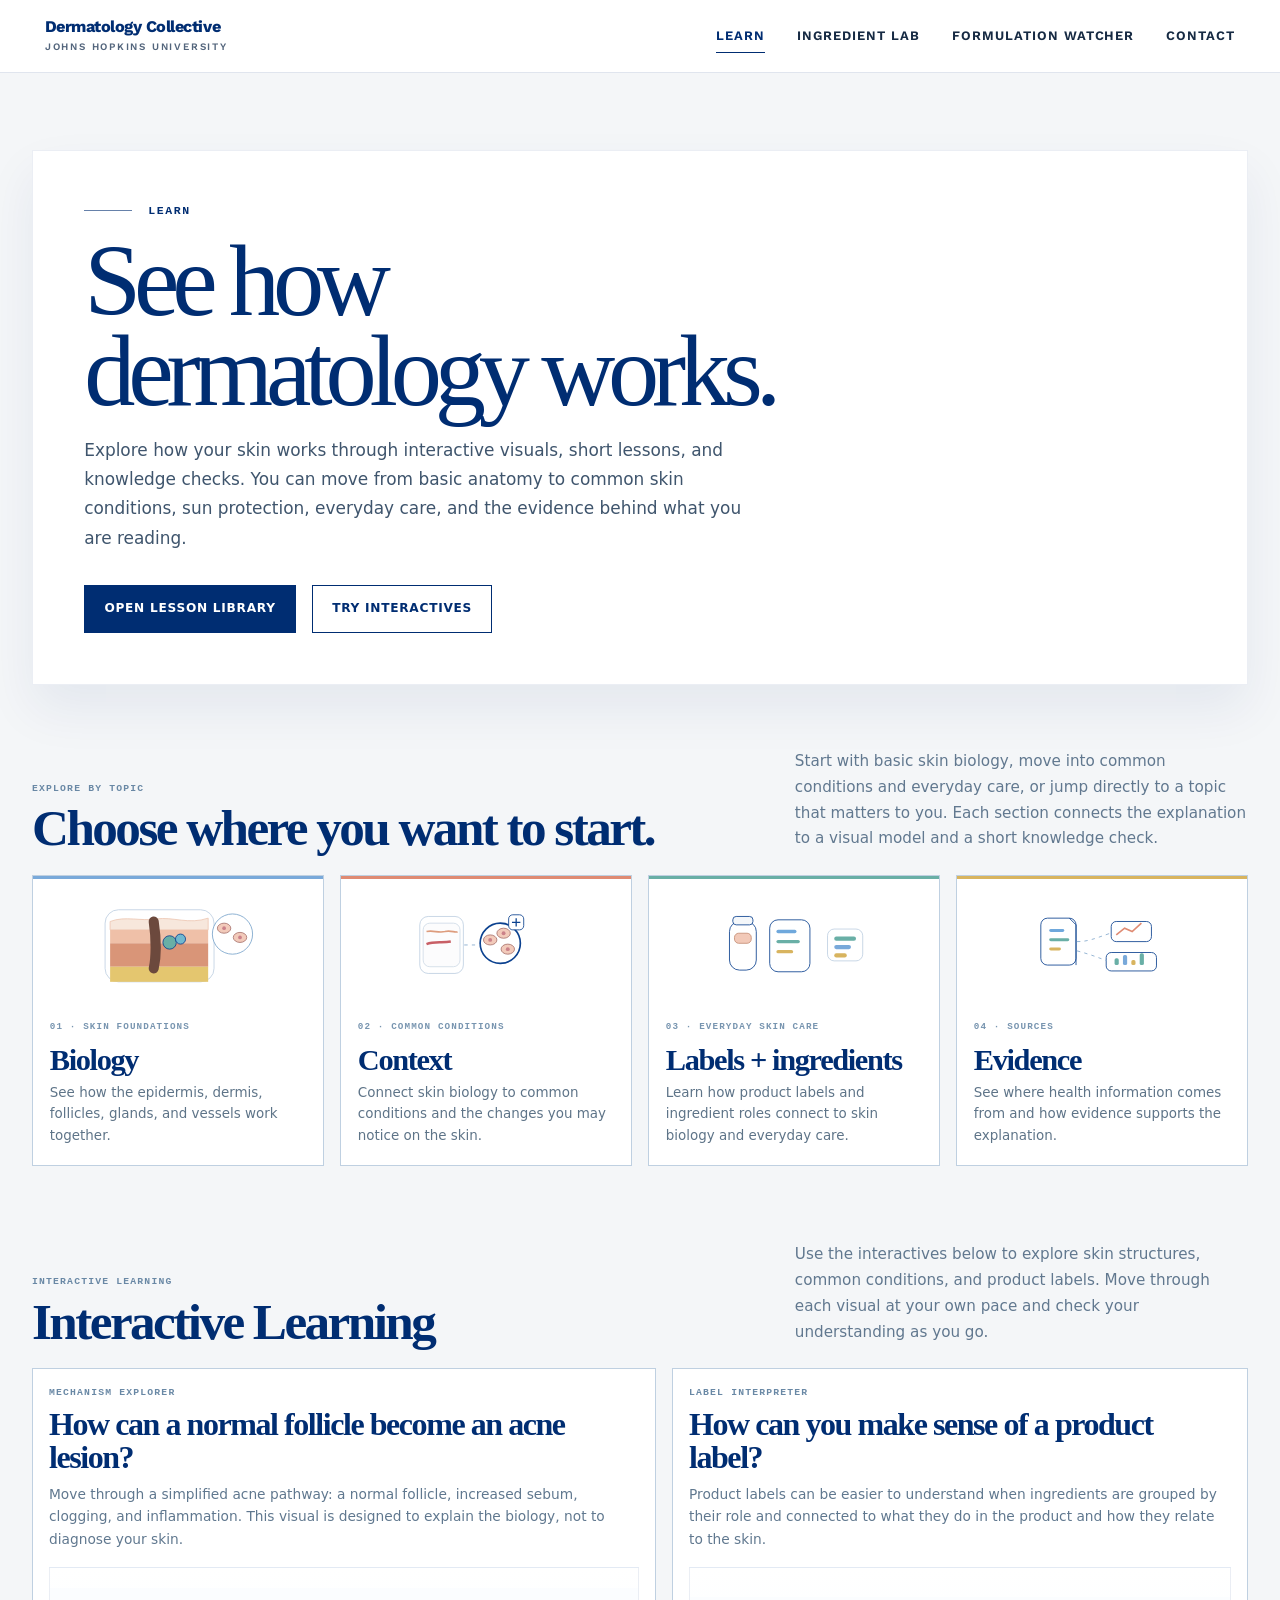
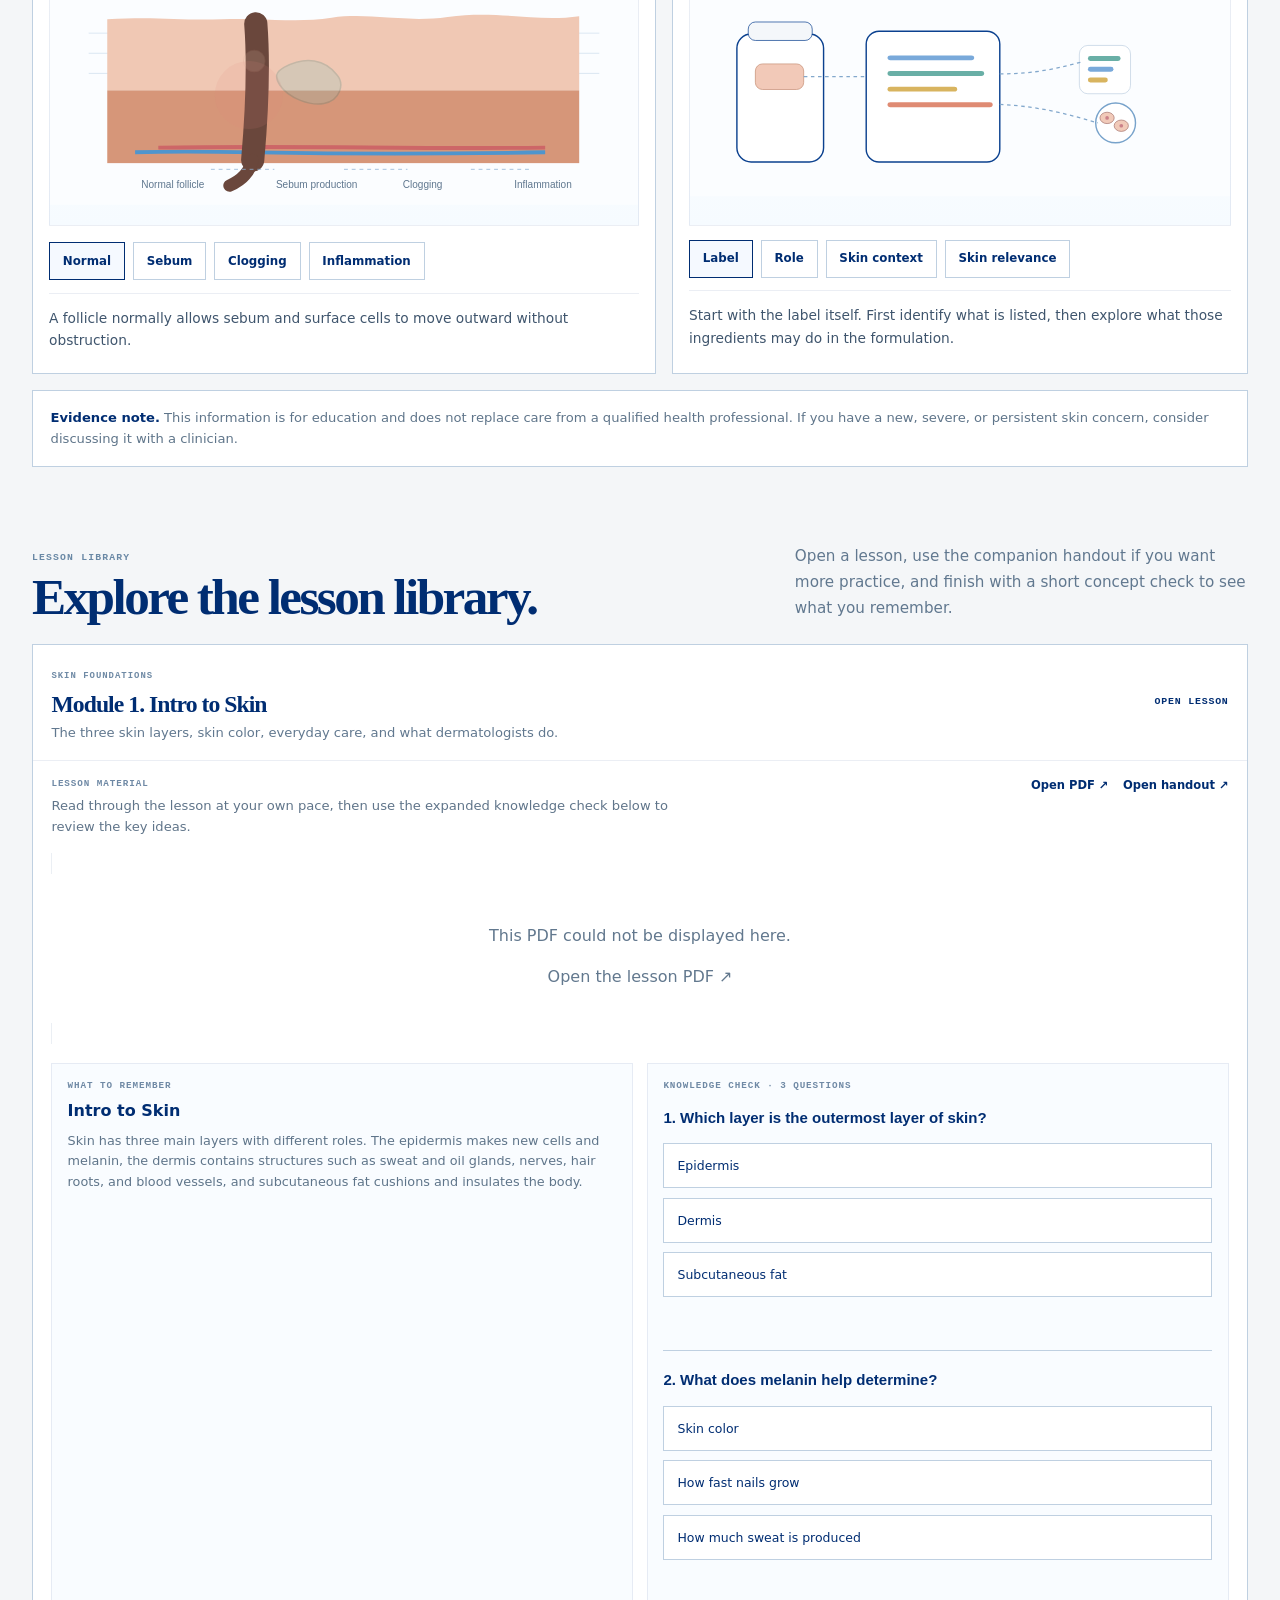
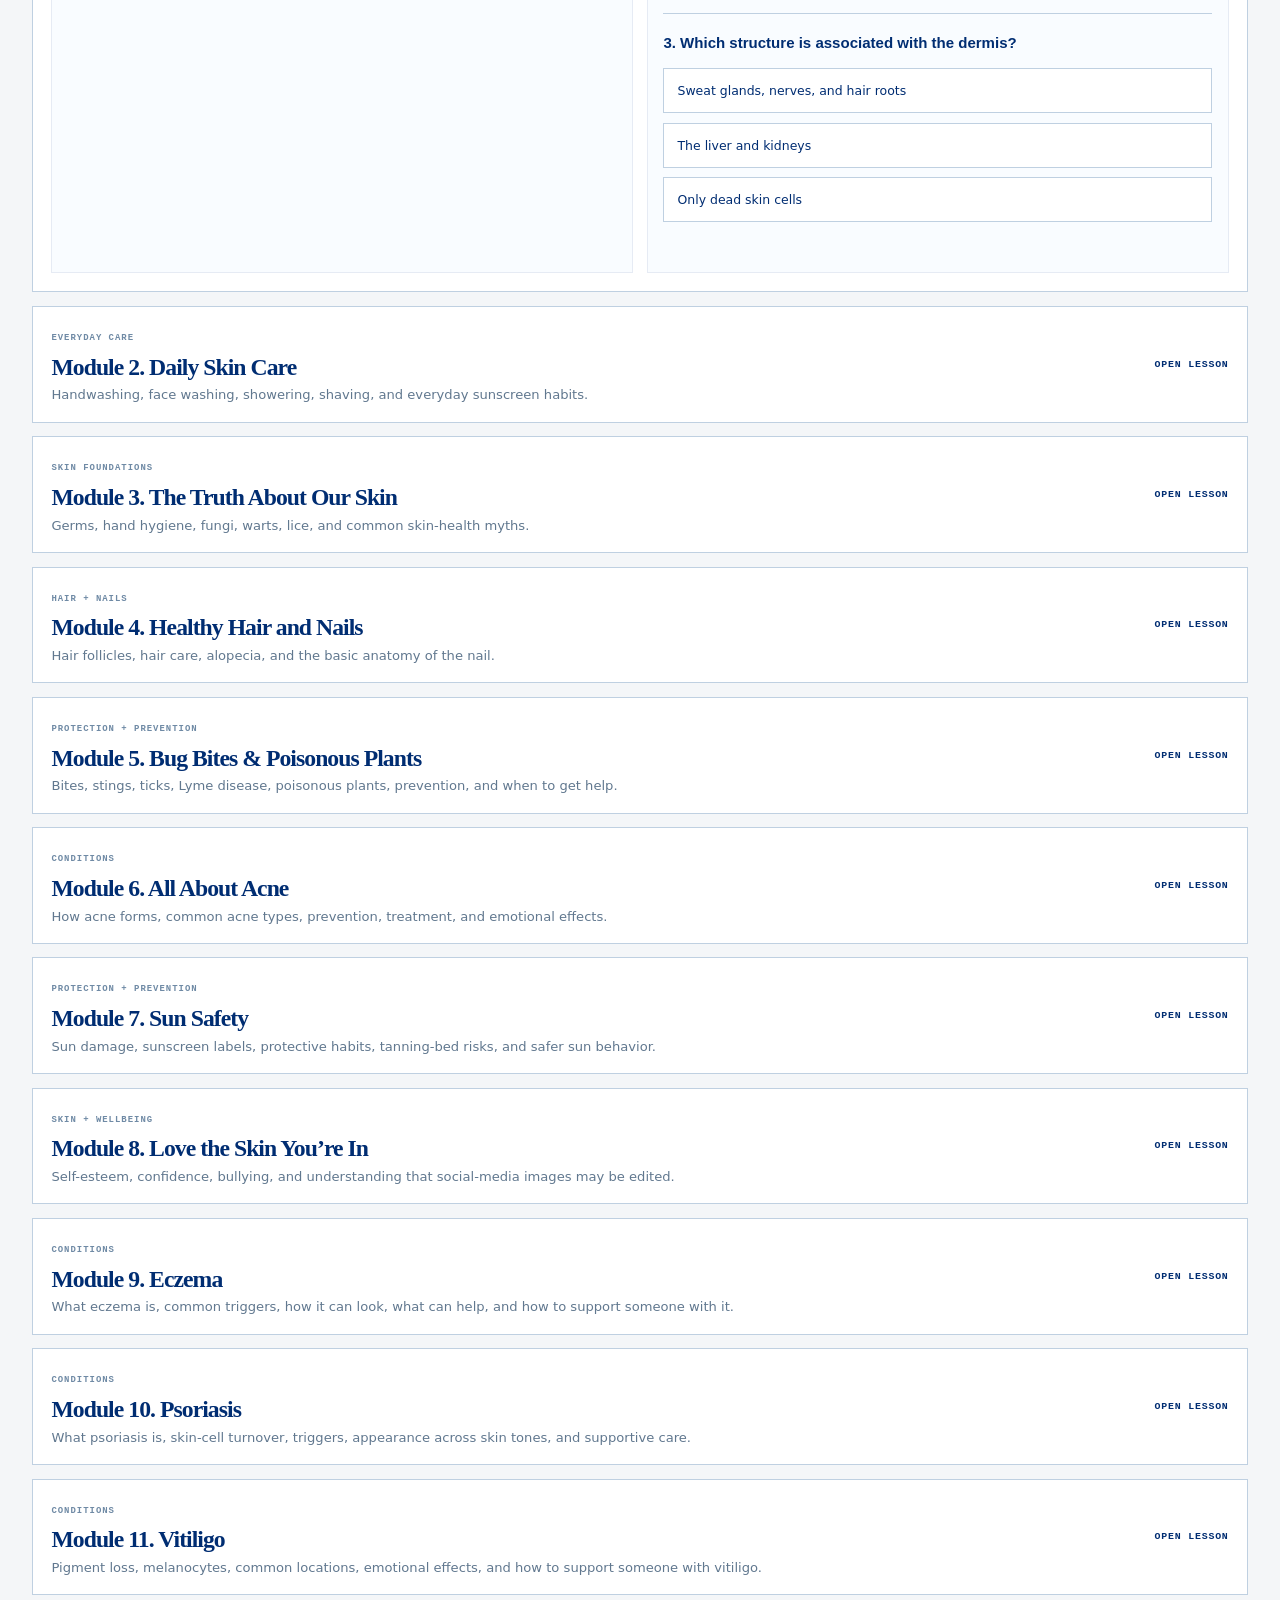
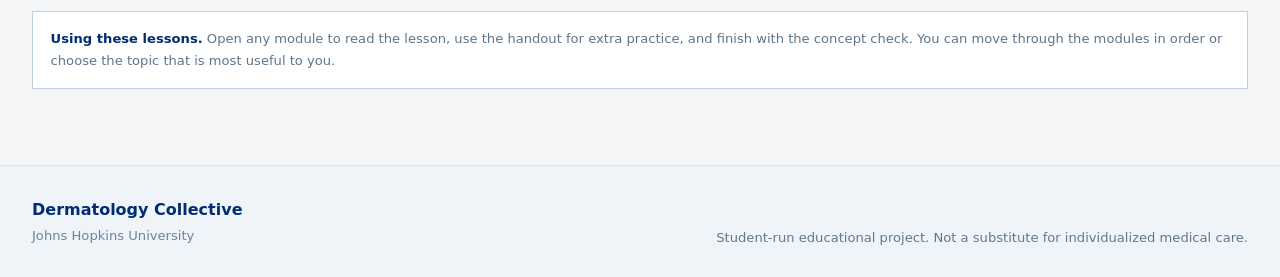
<file: learn.html>
<!DOCTYPE html>
<html lang="en">
<head>
  <meta charset="utf-8">
  <meta name="viewport" content="width=device-width, initial-scale=1">
  <title>Learn | Dermatology Collective</title>
  <style>
    :root {
      --bg:#f4f6f8;
      --paper:#ffffff;
      --paper-soft:#f7fbfe;
      --blue:#002d72;
      --ink:#3f556d;
      --ink-soft:#6d8298;
      --line:#bfd0e1;
      --line-strong:#9fb8d2;
      --teal:#69afa6;
      --salmon:#df8b73;
      --gold:#d8b45f;
      --sky:#79a9da;
      --radius:1.3rem;
      --pad:clamp(1.2rem,3vw,2rem);
      --header:72px;
      --shadow:0 24px 48px rgba(0,45,114,.07);
      --serif:"Iowan Old Style","Palatino Linotype","Book Antiqua",Georgia,serif;
      --sans:Inter, ui-sans-serif, system-ui, -apple-system, BlinkMacSystemFont, "Segoe UI", sans-serif;
      --mono:"SFMono-Regular","Roboto Mono",Menlo,Consolas,monospace;
    }
    *{box-sizing:border-box}
    html{scroll-behavior:smooth}
    body{margin:0;background:var(--bg);color:var(--ink);font-family:var(--sans);line-height:1.55;-webkit-font-smoothing:antialiased;text-rendering:optimizeLegibility}
    a{color:inherit;text-decoration:none}
    img{display:block;max-width:100%}
    button{font:inherit}
    .container{width:min(1380px,calc(100% - 2 * var(--pad)));margin:0 auto}
    .site-header{position:sticky;top:0;z-index:50;background:rgba(244,246,248,.93);border-bottom:1px solid rgba(0,45,114,.08);backdrop-filter:blur(12px)}
    .header-inner{height:var(--header);width:min(1480px,calc(100% - 2 * var(--pad)));margin:0 auto;display:flex;align-items:center;justify-content:space-between;gap:1rem}
    .brand-copy strong{display:block;color:var(--blue);font-size:1.05rem;line-height:1;letter-spacing:-.02em}
    .brand-copy small{display:block;margin-top:.34rem;color:var(--ink-soft);font-family:var(--mono);font-size:.68rem;font-weight:700;letter-spacing:.13em;text-transform:uppercase}
    .desktop-nav{display:flex;gap:1.65rem;align-items:center}
    .desktop-nav a{color:var(--ink);font-family:var(--mono);font-size:.72rem;font-weight:700;letter-spacing:.12em;text-transform:uppercase;opacity:.82}
    .desktop-nav a.active,.desktop-nav a:hover{color:var(--blue);opacity:1}

    .hero{padding:clamp(3.2rem,6vw,5rem) 0 4rem}
    .hero-grid{display:block}
    .hero-copy{background:var(--paper);border:1px solid rgba(0,45,114,.08);box-shadow:var(--shadow);padding:clamp(2.4rem,4vw,3.4rem);min-height:0;display:flex;flex-direction:column;justify-content:center;max-width:none}
    .hero-kicker{display:flex;align-items:center;gap:1rem;margin-bottom:1rem;color:var(--blue);font-family:var(--mono);font-size:.72rem;font-weight:700;letter-spacing:.14em;text-transform:uppercase}
    .hero-kicker::before{content:"";width:3rem;height:1px;background:currentColor;opacity:.6}
    h1{margin:0;color:var(--blue);font-family:var(--serif);font-size:clamp(4rem,8vw,6.8rem);font-weight:520;line-height:.88;letter-spacing:-.07em}
    .hero-copy .lead{max-width:43rem;margin:1.25rem 0 0;color:var(--ink);font-size:1.06rem;line-height:1.72}
    .hero-actions{display:flex;gap:1rem;flex-wrap:wrap;margin-top:2rem}
    .button-link{display:inline-flex;align-items:center;gap:.7rem;min-height:3rem;padding:0 1.2rem;border:1px solid var(--blue);color:var(--blue);font-size:.76rem;font-weight:800;letter-spacing:.06em;text-transform:uppercase;background:transparent;transition:transform .2s ease,background .2s ease,color .2s ease}
    .button-link.primary{background:var(--blue);color:#fff}
    .button-link:hover{transform:translateY(-1px)}
    .hero-visual{position:relative;overflow:hidden;border:1px solid rgba(0,45,114,.08);background:radial-gradient(circle at 78% 15%, rgba(104,172,229,.16), transparent 24%), linear-gradient(180deg,#f8fcff 0%, #eef5fb 100%);box-shadow:var(--shadow);padding:1.25rem;min-height:34rem}
    .hero-visual::before{content:"";position:absolute;inset:0;background-image:radial-gradient(circle, rgba(0,45,114,.08) 1.1px, transparent 1.1px);background-size:22px 22px;opacity:.23;mask-image:linear-gradient(180deg, #000, transparent 80%);pointer-events:none}
    .anatomy-layout{position:relative;z-index:2;display:grid;grid-template-columns:minmax(0,1fr) 15.5rem;gap:1rem;height:100%;align-items:end}
    .anatomy-figure-wrap,.info-panel{background:rgba(255,255,255,.88);border:1px solid rgba(0,45,114,.08);box-shadow:0 12px 28px rgba(0,45,114,.06)}
    .anatomy-figure-wrap{min-height:27rem;padding:1rem;display:flex;align-items:center;justify-content:center}
    .info-panel{min-height:27rem;padding:1rem;display:flex;flex-direction:column;justify-content:space-between}
    .part-index{color:#7a99b6;font-family:var(--mono);font-size:.62rem;font-weight:700;letter-spacing:.1em;text-transform:uppercase}
    .info-panel h3{margin:.45rem 0 0;color:var(--blue);font-family:var(--serif);font-size:1.95rem;font-weight:600;letter-spacing:-.04em;line-height:1.02}
    .info-panel p{margin:.65rem 0 0;color:var(--ink);font-size:.9rem;line-height:1.65}
    .part-buttons{display:grid;gap:.5rem;margin-top:1rem}
    .part-buttons button{text-align:left;border:1px solid var(--line);background:#fff;color:var(--blue);padding:.64rem .82rem;font-size:.78rem;font-weight:700;cursor:pointer;transition:background .2s ease,border-color .2s ease}
    .part-buttons button.active{border-color:var(--blue);background:#f7fbff}

    .section{padding:0 0 4.8rem}
    .section-head{display:grid;grid-template-columns:minmax(0,1fr) minmax(20rem,.62fr);gap:2rem;align-items:end;margin-bottom:1.4rem}
    .kicker{display:block;margin-bottom:.45rem;color:#6988a5;font-family:var(--mono);font-size:.61rem;font-weight:700;letter-spacing:.12em;text-transform:uppercase}
    .section-head h2{margin:0;color:var(--blue);font-family:var(--serif);font-size:clamp(2.4rem,4vw,4rem);font-weight:560;letter-spacing:-.05em;line-height:.96}
    .section-head p{margin:0;color:#61788f;font-size:.95rem;line-height:1.7}

    .path-grid{display:grid;grid-template-columns:repeat(4,minmax(0,1fr));gap:1rem}
    .path-card{position:relative;min-height:17rem;padding:1rem 1.05rem 1.15rem;border:1px solid var(--line);background:var(--paper);overflow:hidden}
    .path-card::before{content:"";position:absolute;left:0;top:0;width:100%;height:3px;background:var(--accent,#79a9da)}
    .path-card.biology{--accent:var(--sky)} .path-card.conditions{--accent:var(--salmon)} .path-card.labels{--accent:var(--teal)} .path-card.evidence{--accent:var(--gold)}
    .path-art{height:6.8rem;display:grid;place-items:center;margin-bottom:.7rem}
    .path-art svg{width:11rem;height:6.6rem;display:block}
    .eyebrow{color:#7895b0;font-family:var(--mono);font-size:.58rem;font-weight:700;letter-spacing:.12em;text-transform:uppercase}
    .path-card h3{margin:.55rem 0 .35rem;color:var(--blue);font-family:var(--serif);font-size:1.9rem;font-weight:580;letter-spacing:-.045em;line-height:1.02}
    .path-card p{margin:0;color:#5e7488;font-size:.84rem;line-height:1.6}

    .interactive-grid{display:grid;grid-template-columns:1.04fr .96fr;gap:1rem}
    .interactive-card{background:var(--paper);border:1px solid var(--line);padding:1rem;min-height:27rem;position:relative;overflow:hidden}
    .interactive-card h3{margin:.35rem 0 0;color:var(--blue);font-family:var(--serif);font-size:2rem;font-weight:580;letter-spacing:-.045em;line-height:1.05}
    .subcopy{margin:.5rem 0 1rem;color:#60788f;font-size:.86rem;line-height:1.65}
    .figure-shell{position:relative;height:16.2rem;border:1px solid rgba(0,45,114,.08);background:linear-gradient(180deg,#fff,#f6fbff);overflow:hidden}
    .step-toolbar{display:flex;gap:.5rem;flex-wrap:wrap;margin-top:1rem}
    .step-toolbar button,.label-toolbar button{border:1px solid var(--line);background:#fff;color:var(--blue);padding:.55rem .8rem;font-size:.74rem;font-weight:700;cursor:pointer}
    .step-toolbar button.active,.label-toolbar button.active{border-color:var(--blue);background:#f5f9ff}
    .explain-box{margin-top:.8rem;padding-top:.8rem;border-top:1px solid rgba(0,45,114,.08);color:var(--ink);font-size:.86rem;line-height:1.65;min-height:4rem}
    .label-toolbar{display:flex;gap:.5rem;flex-wrap:wrap;margin-top:.85rem}
    .knowledge-card{display:flex;flex-direction:column;justify-content:space-between}
    .knowledge-question{margin-top:.8rem;padding:1rem;border:1px solid rgba(0,45,114,.08);background:#f8fbff}
    .knowledge-options,.module-quiz-options{display:grid;gap:.6rem;margin-top:.9rem}
    .knowledge-options button,.module-quiz-options button{text-align:left;border:1px solid var(--line);background:#fff;color:var(--blue);padding:.74rem .82rem;font-size:.78rem;cursor:pointer}
    .quiz-feedback,.module-quiz-feedback{min-height:1.4rem;margin-top:.75rem;color:#5d7288;font-size:.8rem;font-weight:600}
    .quiz-card .module-quiz{margin-top:.85rem}
    .quiz-card .module-quiz + .module-quiz{margin-top:1.15rem;padding-top:1.15rem;border-top:1px solid var(--line)}
    .quiz-card .module-quiz h5{margin:0;color:var(--blue);font-family:"Avenir Next","Segoe UI",Arial,sans-serif;font-size:.94rem;line-height:1.45}
    .note-strip{margin-top:1rem;padding:1rem 1.1rem;border:1px solid var(--line);background:#fff;color:#5f758a;font-size:.82rem;line-height:1.65}
    .triple-grid{display:grid;grid-template-columns:repeat(3,minmax(0,1fr));gap:1rem}
    .mini-card{padding:1rem;border:1px solid var(--line);background:#fff;min-height:15rem}
    .mini-visual{height:7rem;border:1px solid rgba(0,45,114,.08);background:linear-gradient(180deg,#fff,#f6fbff);margin-bottom:.85rem;display:grid;place-items:center}
    .mini-visual svg{width:100%;height:100%}
    .mini-card h4{margin:0;color:var(--blue);font-family:var(--serif);font-size:1.65rem;font-weight:600;letter-spacing:-.04em}
    .mini-card p{margin:.4rem 0 0;color:#60758a;font-size:.82rem;line-height:1.6}

    .library-grid{display:grid;gap:.85rem}
    .module-card{background:var(--paper);border:1px solid var(--line);overflow:hidden}
    .module-card summary{list-style:none;padding:1rem 1.15rem;display:flex;align-items:center;justify-content:space-between;gap:1rem;cursor:pointer}
    .module-card summary::-webkit-details-marker{display:none}
    .module-chip{display:inline-block;margin-bottom:.55rem;color:#6f8aa5;font-family:var(--mono);font-size:.56rem;font-weight:700;letter-spacing:.11em;text-transform:uppercase}
    .module-summary strong{display:block;color:var(--blue);font-family:var(--serif);font-size:1.48rem;font-weight:600;letter-spacing:-.04em;line-height:1.06}
    .module-summary p{margin:.35rem 0 0;color:#61788f;font-size:.82rem;line-height:1.55}
    .summary-action{color:var(--blue);font-family:var(--mono);font-size:.62rem;font-weight:700;letter-spacing:.08em;text-transform:uppercase}
    .module-body{border-top:1px solid rgba(0,45,114,.08);padding:1rem 1.15rem 1.15rem}
    .module-utility-row{display:flex;justify-content:space-between;gap:2rem;align-items:flex-start;margin-bottom:.9rem}
    .meta-label,.support-kicker{display:block;margin-bottom:.35rem;color:#6f89a5;font-family:var(--mono);font-size:.58rem;font-weight:700;letter-spacing:.1em;text-transform:uppercase}
    .module-notes p{margin:0;color:#60758a;font-size:.82rem;line-height:1.55;max-width:40rem}
    .module-links{display:flex;gap:.9rem;flex-wrap:wrap;align-items:center}
    .module-links a{color:var(--blue);font-size:.72rem;font-weight:700;white-space:nowrap}
    .pdf-frame{width:100%;height:42rem;border:1px solid rgba(0,45,114,.08);background:#fff}
    .pdf-fallback{display:grid;place-items:center;height:100%;text-align:center;padding:2rem;color:#62788e}
    .module-support-grid{display:grid;grid-template-columns:repeat(2,minmax(0,1fr));gap:.9rem;margin-top:1rem}
    .support-card{border:1px solid rgba(0,45,114,.08);background:#f9fcff;padding:.95rem}
    .support-card h4{margin:0 0 .45rem;color:var(--blue);font-size:1rem}
    .support-card p{margin:0;color:#5f758a;font-size:.8rem;line-height:1.6}
    .site-footer{padding:2rem 0 2.5rem;border-top:1px solid rgba(0,45,114,.08);background:#eff4f8}
    .footer-main{width:min(1380px,calc(100% - 2 * var(--pad)));margin:0 auto;display:flex;justify-content:space-between;gap:1rem;align-items:end;flex-wrap:wrap}
    .footer-main strong{display:block;color:var(--blue);font-size:1rem}
    .footer-main span{color:#6a849e;font-size:.82rem}
    .footer-note{color:#61788f;font-size:.82rem}
    @media(max-width:1120px){.hero-grid,.interactive-grid,.section-head,.anatomy-layout{grid-template-columns:1fr}.path-grid,.triple-grid{grid-template-columns:repeat(2,minmax(0,1fr))}.module-support-grid{grid-template-columns:1fr}.hero-copy,.hero-visual{min-height:auto}.info-panel{min-height:auto}}
    @media(max-width:760px){.path-grid,.triple-grid{grid-template-columns:1fr}.module-utility-row{flex-direction:column}.pdf-frame{height:28rem}.module-card summary{flex-direction:column;align-items:start}.footer-main{flex-direction:column;align-items:start}}
  @media(max-width:760px){.header-inner{min-height:var(--header);height:auto;flex-wrap:wrap;padding:.7rem 0}.desktop-nav{width:100%;flex-wrap:wrap;gap:.75rem 1rem}.desktop-nav a{font-size:.59rem}}
  </style>
<link rel="stylesheet" href="css/site-nav.css?v=6a1a3b9">
<script src="js/site-nav.js" defer></script>
</head>
<body>
<a class="skip-link" href="#main">Skip to content</a>
  <header class="site-header" id="siteHeader">
    <div class="header-inner">
      <a class="brand brand-textonly" href="index.html" aria-label="Dermatology Collective home">
        <span class="brand-copy"><strong>Dermatology Collective</strong><small>Johns Hopkins University</small></span>
      </a>
      <nav class="desktop-nav" aria-label="Main navigation">
        <a href="learn.html" aria-current="page">Learn</a>
        <a href="ingredient-lab.html">Ingredient Lab</a>
        <a href="formulation-watcher.html">Formulation Watcher</a>
        <a href="index.html#contact">Contact</a>
      </nav>
      <button class="menu-button" id="menuButton" type="button" aria-label="Open menu" aria-controls="mobileNav" aria-expanded="false">
        <span></span><span></span><span></span>
      </button>
    </div>
    <nav class="mobile-nav" id="mobileNav" aria-label="Mobile navigation">
        <a href="learn.html" aria-current="page">Learn</a>
        <a href="ingredient-lab.html">Ingredient Lab</a>
        <a href="formulation-watcher.html">Formulation Watcher</a>
        <a href="index.html#contact">Contact</a>
    </nav>
  </header>

  <main id="main">
    <section class="hero">
      <div class="container hero-grid">
        <div class="hero-copy">
          <span class="hero-kicker">Learn</span>
          <h1>See how<br>dermatology works.</h1>
          <p class="lead">Explore how your skin works through interactive visuals, short lessons, and knowledge checks. You can move from basic anatomy to common skin conditions, sun protection, everyday care, and the evidence behind what you are reading.</p>
          <div class="hero-actions">
            <a class="button-link primary" href="#module-library">Open lesson library</a>
            <a class="button-link" href="#interactives">Try interactives</a>
          </div>
        </div>
      </div>
    </section>

    <section class="section">
      <div class="container">
        <div class="section-head">
          <div>
            <span class="kicker">Explore by topic</span>
            <h2>Choose where you want to start.</h2>
          </div>
          <p>Start with basic skin biology, move into common conditions and everyday care, or jump directly to a topic that matters to you. Each section connects the explanation to a visual model and a short knowledge check.</p>
        </div>
        <div class="path-grid">
          
        <article class="path-card biology">
          <div class="path-art">
            <svg viewBox="0 0 210 126" aria-hidden="true">
              <rect x="18" y="20" width="130" height="86" rx="16" fill="#fff" stroke="#bfd0e1"/>
              <path d="M24 34 C42 27, 61 34, 79 31 C99 28, 118 38, 141 30 L141 44 L24 44 Z" fill="#f7e7dc" stroke="#eec7b3"/>
              <rect x="24" y="44" width="117" height="16" fill="#efc0a8"/>
              <rect x="24" y="60" width="117" height="28" fill="#d99578"/>
              <rect x="24" y="88" width="117" height="18" fill="#e4c66f"/>
              <path d="M76 34 C79 54, 79 77, 76 90" stroke="#6c493d" stroke-width="12" stroke-linecap="round"/>
              <circle cx="95" cy="59" r="8" fill="#69afa6" stroke="#0b418f"/>
              <circle cx="108" cy="55" r="6" fill="#71b8cf" stroke="#0b418f"/>
              <circle cx="170" cy="49" r="24" fill="#fff" stroke="#78a3cb"/>
              <ellipse cx="160" cy="42" rx="8" ry="6" fill="#f2caba" stroke="#a8746d"/>
              <ellipse cx="179" cy="53" rx="8" ry="6" fill="#f2caba" stroke="#a8746d"/>
              <circle cx="160" cy="42" r="2.2" fill="#cb8189"/>
              <circle cx="179" cy="53" r="2.2" fill="#cb8189"/>
            </svg>
          </div>
          <span class="eyebrow">01 · Skin foundations</span>
          <h3>Biology</h3>
          <p>See how the epidermis, dermis, follicles, glands, and vessels work together.</p>
        </article>
        <article class="path-card conditions">
          <div class="path-art">
            <svg viewBox="0 0 210 126" aria-hidden="true">
              <rect x="26" y="28" width="52" height="68" rx="10" fill="#fff" stroke="#bfd0e1"/>
              <rect x="30" y="36" width="44" height="52" rx="8" fill="#fcfcfd" stroke="#d0dce8"/>
              <path d="M34 46 C42 44, 48 48, 56 46 C63 44, 69 48, 71 46" stroke="#dd9c7d" stroke-width="2" fill="none"/>
              <path d="M34 61 C44 57, 52 60, 63 58" stroke="#c85f66" stroke-width="3" fill="none"/>
              <circle cx="122" cy="60" r="24" fill="#fff" stroke="#0b418f" stroke-width="2"/>
              <ellipse cx="110" cy="56" rx="8" ry="6" fill="#f2caba" stroke="#a8746d"/>
              <ellipse cx="126" cy="48" rx="8" ry="6" fill="#f2caba" stroke="#a8746d"/>
              <ellipse cx="131" cy="67" rx="8" ry="6" fill="#f2caba" stroke="#a8746d"/>
              <circle cx="110" cy="56" r="2.3" fill="#cb8189"/>
              <circle cx="126" cy="48" r="2.3" fill="#cb8189"/>
              <circle cx="131" cy="67" r="2.3" fill="#cb8189"/>
              <path d="M79 62 C88 62, 92 62, 98 62" stroke="#83a8cc" stroke-dasharray="4 5" fill="none"/>
              <rect x="132" y="26" width="18" height="18" rx="5" fill="#fff" stroke="#0b418f"/>
              <path d="M141 30 L141 40 M136 35 L146 35" stroke="#0b418f" stroke-width="1.5"/>
            </svg>
          </div>
          <span class="eyebrow">02 · Common conditions</span>
          <h3>Context</h3>
          <p>Connect skin biology to common conditions and the changes you may notice on the skin.</p>
        </article>
        <article class="path-card labels">
          <div class="path-art">
            <svg viewBox="0 0 210 126" aria-hidden="true">
              <rect x="28" y="34" width="32" height="58" rx="12" fill="#fff" stroke="#0b418f"/>
              <rect x="32" y="28" width="24" height="10" rx="4" fill="#f4f7fa" stroke="#0b418f"/>
              <rect x="34" y="48" width="20" height="12" rx="5" fill="#f2c9b8" stroke="#c58e75"/>
              <rect x="76" y="32" width="48" height="62" rx="10" fill="#fff" stroke="#0b418f"/>
              <rect x="84" y="44" width="24" height="4" rx="2" fill="#6fa8dc"/>
              <rect x="84" y="56" width="28" height="4" rx="2" fill="#69afa6"/>
              <rect x="84" y="68" width="20" height="4" rx="2" fill="#d8b45f"/>
              <g transform="translate(145 43)">
                <rect x="0" y="0" width="42" height="38" rx="8" fill="#fff" stroke="#bfd0e1"/>
                <rect x="8" y="9" width="26" height="5" rx="2.5" fill="#69afa6"/>
                <rect x="8" y="19" width="20" height="5" rx="2.5" fill="#79a9da"/>
                <rect x="8" y="29" width="15" height="5" rx="2.5" fill="#d8b45f"/>
              </g>
            </svg>
          </div>
          <span class="eyebrow">03 · Everyday skin care</span>
          <h3>Labels + ingredients</h3>
          <p>Learn how product labels and ingredient roles connect to skin biology and everyday care.</p>
        </article>
        <article class="path-card evidence">
          <div class="path-art">
            <svg viewBox="0 0 210 126" aria-hidden="true">
              <rect x="32" y="30" width="42" height="56" rx="8" fill="#fff" stroke="#0b418f"/>
              <path d="M66 30 L74 38 L74 86" fill="none" stroke="#0b418f"/>
              <rect x="42" y="43" width="18" height="3.5" rx="2" fill="#6fa8dc"/>
              <rect x="42" y="54" width="24" height="3.5" rx="2" fill="#69afa6"/>
              <rect x="42" y="65" width="14" height="3.5" rx="2" fill="#d8b45f"/>
              <rect x="116" y="34" width="48" height="24" rx="6" fill="#fff" stroke="#0b418f"/>
              <polyline points="122,50 132,42 141,46 152,36" fill="none" stroke="#df8b73" stroke-width="2"/>
              <rect x="110" y="71" width="60" height="22" rx="6" fill="#fff" stroke="#0b418f"/>
              <rect x="120" y="78" width="5" height="8" rx="2" fill="#69afa6"/>
              <rect x="130" y="74" width="5" height="12" rx="2" fill="#79a9da"/>
              <rect x="140" y="80" width="5" height="6" rx="2" fill="#d8b45f"/>
              <rect x="150" y="72" width="5" height="14" rx="2" fill="#69afa6"/>
              <path d="M75 58 C89 58, 97 54, 115 48" stroke="#83a8cc" stroke-dasharray="4 5" fill="none"/>
              <path d="M75 69 C90 73, 98 76, 111 81" stroke="#83a8cc" stroke-dasharray="4 5" fill="none"/>
            </svg>
          </div>
          <span class="eyebrow">04 · Sources</span>
          <h3>Evidence</h3>
          <p>See where health information comes from and how evidence supports the explanation.</p>
        </article>

        </div>
      </div>
    </section>

    <section class="section" id="interactives">
      <div class="container">
        <div class="section-head">
          <div>
            <span class="kicker">Interactive learning</span>
            <h2>Interactive Learning</h2>
          </div>
          <p>Use the interactives below to explore skin structures, common conditions, and product labels. Move through each visual at your own pace and check your understanding as you go.</p>
        </div>

        <div class="interactive-grid">
          <article class="interactive-card">
            <span class="kicker">Mechanism explorer</span>
            <h3>How can a normal follicle become an acne lesion?</h3>
            <p class="subcopy">Move through a simplified acne pathway: a normal follicle, increased sebum, clogging, and inflammation. This visual is designed to explain the biology, not to diagnose your skin.</p>
            <div class="figure-shell">
              <svg viewBox="0 0 760 280" id="mechanismFigure" style="width:100%;height:100%" aria-label="Acne mechanism figure">
                <rect x="0" y="0" width="760" height="280" fill="#fbfdff"/>
                <path d="M50 58 L710 58" stroke="#d2e0ee"/>
                <path d="M50 84 L710 84" stroke="#d2e0ee"/>
                <path d="M50 110 L710 110" stroke="#d2e0ee"/>
                <path d="M74 40 C140 36, 168 42, 222 40 C278 38, 318 45, 364 38 C415 31, 460 45, 514 37 C580 28, 628 44, 684 36 L684 132 L74 132 Z" fill="#f0c8b4"/>
                <rect x="74" y="132" width="610" height="94" fill="#d69679"/>
                <path d="M110 212 C250 208, 305 218, 640 212" stroke="#4f95cd" stroke-width="5" fill="none"/>
                <path d="M140 206 C320 203, 470 208, 640 206" stroke="#cd6667" stroke-width="5" fill="none"/>
                <path d="M266 46 C270 98, 268 154, 262 222" stroke="#6a473c" stroke-width="30" stroke-linecap="round"/>
                <path d="M262 222 C258 238, 246 249, 232 255" stroke="#6a473c" stroke-width="16" fill="none" stroke-linecap="round"/>
                <path id="mechSebum" d="M303 102 C330 87, 356 92, 371 112 C381 124, 375 145, 354 149 C337 152, 309 143, 297 125 C290 114, 292 108, 303 102 Z" fill="#7dc5bd" stroke="#2c7a74" stroke-width="2" opacity=".22"/>
                <circle id="mechClog" cx="264" cy="94" r="14" fill="#f0ceb8" stroke="#bf8b76" opacity=".15"/>
                <circle id="mechInflammation" cx="257" cy="138" r="44" fill="#df8578" opacity=".12"/>
                <circle cx="257" cy="138" r="20" fill="#f0b9a6" opacity="0" id="mechCenter"/>
                <g font-family="Inter, sans-serif" font-size="13" fill="#5f778f">
                  <text x="118" y="258">Normal follicle</text>
                  <text x="292" y="258">Sebum production</text>
                  <text x="456" y="258">Clogging</text>
                  <text x="600" y="258">Inflammation</text>
                </g>
                <g stroke="#8fb2d2" stroke-dasharray="5 5">
                  <path d="M208 234 L290 234"/>
                  <path d="M380 234 L462 234"/>
                  <path d="M544 234 L620 234"/>
                </g>
              </svg>
            </div>
            <div class="step-toolbar">
              <button class="active" data-step="normal">Normal</button>
              <button data-step="sebum">Sebum</button>
              <button data-step="clogging">Clogging</button>
              <button data-step="inflammation">Inflammation</button>
            </div>
            <div class="explain-box" id="mechanismExplain">A follicle normally allows sebum and surface cells to move outward without obstruction.</div>
          </article>

          <article class="interactive-card">
            <span class="kicker">Label interpreter</span>
            <h3>How can you make sense of a product label?</h3>
            <p class="subcopy">Product labels can be easier to understand when ingredients are grouped by their role and connected to what they do in the product and how they relate to the skin.</p>
            <div class="figure-shell">
              <svg viewBox="0 0 760 280" id="labelFigure" style="width:100%;height:100%" aria-label="Ingredient label interpretation figure">
                <rect x="0" y="0" width="760" height="280" fill="#fbfdff"/>
                <rect x="66" y="52" width="122" height="180" rx="20" fill="#fff" stroke="#0b418f" stroke-width="2"/>
                <rect x="82" y="35" width="90" height="26" rx="10" fill="#f4f7fa" stroke="#0b418f"/>
                <rect x="92" y="94" width="68" height="36" rx="10" fill="#f2c9b8" stroke="#c58e75"/>
                <rect x="248" y="48" width="188" height="184" rx="18" fill="#fff" stroke="#0b418f" stroke-width="2"/>
                <rect x="278" y="82" width="122" height="7" rx="4" fill="#79a9da" id="line1"/>
                <rect x="278" y="104" width="136" height="7" rx="4" fill="#69afa6" id="line2"/>
                <rect x="278" y="126" width="98" height="7" rx="4" fill="#d8b45f" id="line3"/>
                <rect x="278" y="148" width="148" height="7" rx="4" fill="#df8b73" id="line4"/>
                <g transform="translate(548 68)" id="ingredientRoleCard">
                  <rect x="0" y="0" width="72" height="68" rx="12" fill="#fff" stroke="#bfd0e1"/>
                  <rect x="12" y="15" width="46" height="7" rx="3.5" fill="#69afa6"/>
                  <rect x="12" y="30" width="36" height="7" rx="3.5" fill="#79a9da"/>
                  <rect x="12" y="45" width="28" height="7" rx="3.5" fill="#d8b45f"/>
                </g>
                <circle id="labelCellWrap" cx="599" cy="177" r="28" fill="#fff" stroke="#78a3cb" stroke-width="2"/>
                <ellipse cx="587" cy="170" rx="10" ry="8" fill="#f1cab9" stroke="#a8746d"/>
                <ellipse cx="607" cy="181" rx="10" ry="8" fill="#f1cab9" stroke="#a8746d"/>
                <circle cx="587" cy="170" r="2.6" fill="#cb8189"/>
                <circle cx="607" cy="181" r="2.6" fill="#cb8189"/>
                <path id="labelLink1" d="M160 112 C206 112, 229 112, 248 112" stroke="#83a8cc" stroke-width="1.8" stroke-dasharray="5 5" fill="none"/>
                <path id="labelLink2" d="M436 108 C487 108, 518 100, 552 91" stroke="#83a8cc" stroke-width="1.8" stroke-dasharray="5 5" fill="none"/>
                <path id="labelLink3" d="M436 151 C498 154, 538 167, 574 177" stroke="#83a8cc" stroke-width="1.8" stroke-dasharray="5 5" fill="none"/>
              </svg>
            </div>
            <div class="label-toolbar">
              <button class="active" data-label="label">Label</button>
              <button data-label="role">Role</button>
              <button data-label="context">Skin context</button>
              <button data-label="relevance">Skin relevance</button>
            </div>
            <div class="explain-box" id="labelExplain">Start with the label itself. First identify what is listed, then explore what those ingredients may do in the formulation.</div>
          </article>
        </div>

        <div class="note-strip"><strong style="color:var(--blue)">Evidence note.</strong> This information is for education and does not replace care from a qualified health professional. If you have a new, severe, or persistent skin concern, consider discussing it with a clinician.</div>
      </div>
    </section>

    <section class="section" id="module-library">
      <div class="container">
        <div class="section-head">
          <div>
            <span class="kicker">Lesson library</span>
            <h2>Explore the lesson library.</h2>
          </div>
          <p>Open a lesson, use the companion handout if you want more practice, and finish with a short concept check to see what you remember.</p>
        </div>
        <div class="library-grid">
          
      
      <details class="module-card" open>
        <summary>
          <div class="module-summary">
            <span class="module-chip">Skin Foundations</span>
            <strong>Module 1. Intro to Skin</strong>
            <p>The three skin layers, skin color, everyday care, and what dermatologists do.</p>
          </div>
          <span class="summary-action">Open lesson</span>
        </summary>
        <div class="module-body">
          <div class="module-utility-row">
            <div class="module-notes">
              <span class="meta-label">Lesson material</span>
              <p>Read through the lesson at your own pace, then use the expanded knowledge check below to review the key ideas.</p>
            </div>
            <div class="module-links">
              <a href="AAD_GSK_Module1_Final.pdf" target="_blank" rel="noreferrer">Open PDF ↗</a>
              <a href="AAD_GSK_Module_1_Handout_V4_FINAL(1).pdf" target="_blank" rel="noreferrer">Open handout ↗</a>
            </div>
          </div>
          <object class="pdf-frame" data="AAD_GSK_Module1_Final.pdf" type="application/pdf">
            <div class="pdf-fallback">
              <p>This PDF could not be displayed here.</p>
              <a href="AAD_GSK_Module1_Final.pdf" target="_blank" rel="noreferrer">Open the lesson PDF ↗</a>
            </div>
          </object>
          <div class="module-support-grid">
            <section class="support-card">
              <span class="support-kicker">What to remember</span>
              <h4>Intro to Skin</h4>
              <p>Skin has three main layers with different roles. The epidermis makes new cells and melanin, the dermis contains structures such as sweat and oil glands, nerves, hair roots, and blood vessels, and subcutaneous fat cushions and insulates the body.</p>
            </section>
            <section class="support-card quiz-card">
              <span class="support-kicker">Knowledge check · 3 questions</span>
              
                <div class="module-quiz" data-module="1" data-explanation="Correct. The epidermis is the outermost of the three main skin layers.">
                  <h5>1. Which layer is the outermost layer of skin?</h5>
                  <div class="module-quiz-options">
                    <button type="button" data-choice="0" data-correct="true">Epidermis</button>
                    <button type="button" data-choice="1" data-correct="false">Dermis</button>
                    <button type="button" data-choice="2" data-correct="false">Subcutaneous fat</button>
                  </div>
                  <div class="module-quiz-feedback" aria-live="polite"></div>
                </div>

                <div class="module-quiz" data-module="1" data-explanation="Correct. Melanin is the pigment that contributes to skin color.">
                  <h5>2. What does melanin help determine?</h5>
                  <div class="module-quiz-options">
                    <button type="button" data-choice="0" data-correct="true">Skin color</button>
                    <button type="button" data-choice="1" data-correct="false">How fast nails grow</button>
                    <button type="button" data-choice="2" data-correct="false">How much sweat is produced</button>
                  </div>
                  <div class="module-quiz-feedback" aria-live="polite"></div>
                </div>

                <div class="module-quiz" data-module="1" data-explanation="Correct. The dermis contains structures such as sweat glands, nerves, hair roots, oil glands, and blood vessels.">
                  <h5>3. Which structure is associated with the dermis?</h5>
                  <div class="module-quiz-options">
                    <button type="button" data-choice="0" data-correct="true">Sweat glands, nerves, and hair roots</button>
                    <button type="button" data-choice="1" data-correct="false">The liver and kidneys</button>
                    <button type="button" data-choice="2" data-correct="false">Only dead skin cells</button>
                  </div>
                  <div class="module-quiz-feedback" aria-live="polite"></div>
                </div>
            </section>
          </div>
        </div>
      </details>

      
      <details class="module-card">
        <summary>
          <div class="module-summary">
            <span class="module-chip">Everyday Care</span>
            <strong>Module 2. Daily Skin Care</strong>
            <p>Handwashing, face washing, showering, shaving, and everyday sunscreen habits.</p>
          </div>
          <span class="summary-action">Open lesson</span>
        </summary>
        <div class="module-body">
          <div class="module-utility-row">
            <div class="module-notes">
              <span class="meta-label">Lesson material</span>
              <p>Read through the lesson at your own pace, then use the expanded knowledge check below to review the key ideas.</p>
            </div>
            <div class="module-links">
              <a href="AAD_GSK_Module2_Final.pdf" target="_blank" rel="noreferrer">Open PDF ↗</a>
              <a href="AAD_GSK_Module_2_Handout_V5_FINAL.pdf" target="_blank" rel="noreferrer">Open handout ↗</a>
            </div>
          </div>
          <object class="pdf-frame" data="AAD_GSK_Module2_Final.pdf" type="application/pdf">
            <div class="pdf-fallback">
              <p>This PDF could not be displayed here.</p>
              <a href="AAD_GSK_Module2_Final.pdf" target="_blank" rel="noreferrer">Open the lesson PDF ↗</a>
            </div>
          </object>
          <div class="module-support-grid">
            <section class="support-card">
              <span class="support-kicker">What to remember</span>
              <h4>Daily Skin Care</h4>
              <p>Daily skin care is built around gentle habits. The lesson emphasizes proper handwashing, gentle face washing, regular bathing, careful shaving, and daily sun protection for every skin tone.</p>
            </section>
            <section class="support-card quiz-card">
              <span class="support-kicker">Knowledge check · 3 questions</span>
              
                <div class="module-quiz" data-module="2" data-explanation="Correct. The lesson teaches scrubbing with soap for at least 20 seconds.">
                  <h5>1. How long should you scrub your hands with soap?</h5>
                  <div class="module-quiz-options">
                    <button type="button" data-choice="0" data-correct="true">At least 20 seconds</button>
                    <button type="button" data-choice="1" data-correct="false">About 3 seconds</button>
                    <button type="button" data-choice="2" data-correct="false">Only until the soap foams</button>
                  </div>
                  <div class="module-quiz-feedback" aria-live="polite"></div>
                </div>

                <div class="module-quiz" data-module="2" data-explanation="Correct. Gentle cleansing with lukewarm water is recommended, and harsh scrubbing can irritate skin.">
                  <h5>2. Which face-washing habit best matches the lesson?</h5>
                  <div class="module-quiz-options">
                    <button type="button" data-choice="0" data-correct="true">Use a gentle cleanser and avoid hard scrubbing</button>
                    <button type="button" data-choice="1" data-correct="false">Scrub as hard as possible</button>
                    <button type="button" data-choice="2" data-correct="false">Use very hot water every time</button>
                  </div>
                  <div class="module-quiz-feedback" aria-live="polite"></div>
                </div>

                <div class="module-quiz" data-module="2" data-explanation="Correct. The lesson recommends broad-spectrum, water-resistant sunscreen with SPF 30 or higher.">
                  <h5>3. Which sunscreen choice best matches the lesson?</h5>
                  <div class="module-quiz-options">
                    <button type="button" data-choice="0" data-correct="true">Broad-spectrum, water-resistant SPF 30 or higher</button>
                    <button type="button" data-choice="1" data-correct="false">Any sunscreen only on very sunny days</button>
                    <button type="button" data-choice="2" data-correct="false">SPF 5 used once a week</button>
                  </div>
                  <div class="module-quiz-feedback" aria-live="polite"></div>
                </div>
            </section>
          </div>
        </div>
      </details>

      
      <details class="module-card">
        <summary>
          <div class="module-summary">
            <span class="module-chip">Skin Foundations</span>
            <strong>Module 3. The Truth About Our Skin</strong>
            <p>Germs, hand hygiene, fungi, warts, lice, and common skin-health myths.</p>
          </div>
          <span class="summary-action">Open lesson</span>
        </summary>
        <div class="module-body">
          <div class="module-utility-row">
            <div class="module-notes">
              <span class="meta-label">Lesson material</span>
              <p>Read through the lesson at your own pace, then use the expanded knowledge check below to review the key ideas.</p>
            </div>
            <div class="module-links">
              <a href="AAD_GSK_Module3_Final.pdf" target="_blank" rel="noreferrer">Open PDF ↗</a>
              <a href="AAD_GSK_Module_3_Handout_V2_FINAL.pdf" target="_blank" rel="noreferrer">Open handout ↗</a>
            </div>
          </div>
          <object class="pdf-frame" data="AAD_GSK_Module3_Final.pdf" type="application/pdf">
            <div class="pdf-fallback">
              <p>This PDF could not be displayed here.</p>
              <a href="AAD_GSK_Module3_Final.pdf" target="_blank" rel="noreferrer">Open the lesson PDF ↗</a>
            </div>
          </object>
          <div class="module-support-grid">
            <section class="support-card">
              <span class="support-kicker">What to remember</span>
              <h4>The Truth About Our Skin</h4>
              <p>Good hygiene helps limit the spread of germs. The lesson also corrects common myths about fungi, warts, and lice, including that fungi prefer warm, damp environments and lice spread mainly through close head-to-head contact.</p>
            </section>
            <section class="support-card quiz-card">
              <span class="support-kicker">Knowledge check · 3 questions</span>
              
                <div class="module-quiz" data-module="3" data-explanation="Correct. The lesson explains that fungi do well in warm, wet environments.">
                  <h5>1. Where are skin and nail fungi especially likely to thrive?</h5>
                  <div class="module-quiz-options">
                    <button type="button" data-choice="0" data-correct="true">Warm, damp places</button>
                    <button type="button" data-choice="1" data-correct="false">Very dry paper surfaces only</button>
                    <button type="button" data-choice="2" data-correct="false">Inside bones</button>
                  </div>
                  <div class="module-quiz-feedback" aria-live="polite"></div>
                </div>

                <div class="module-quiz" data-module="3" data-explanation="Correct. Lice crawl and commonly spread through direct head-to-head contact.">
                  <h5>2. How do head lice most commonly spread?</h5>
                  <div class="module-quiz-options">
                    <button type="button" data-choice="0" data-correct="true">Head-to-head contact</button>
                    <button type="button" data-choice="1" data-correct="false">By flying across a room</button>
                    <button type="button" data-choice="2" data-correct="false">From frogs</button>
                  </div>
                  <div class="module-quiz-feedback" aria-live="polite"></div>
                </div>

                <div class="module-quiz" data-module="3" data-explanation="Correct. The lesson treats soap and water as the first choice for hand cleaning.">
                  <h5>3. What is the first choice for cleaning visibly dirty hands?</h5>
                  <div class="module-quiz-options">
                    <button type="button" data-choice="0" data-correct="true">Soap and water</button>
                    <button type="button" data-choice="1" data-correct="false">Perfume</button>
                    <button type="button" data-choice="2" data-correct="false">Body lotion</button>
                  </div>
                  <div class="module-quiz-feedback" aria-live="polite"></div>
                </div>
            </section>
          </div>
        </div>
      </details>

      
      <details class="module-card">
        <summary>
          <div class="module-summary">
            <span class="module-chip">Hair + Nails</span>
            <strong>Module 4. Healthy Hair and Nails</strong>
            <p>Hair follicles, hair care, alopecia, and the basic anatomy of the nail.</p>
          </div>
          <span class="summary-action">Open lesson</span>
        </summary>
        <div class="module-body">
          <div class="module-utility-row">
            <div class="module-notes">
              <span class="meta-label">Lesson material</span>
              <p>Read through the lesson at your own pace, then use the expanded knowledge check below to review the key ideas.</p>
            </div>
            <div class="module-links">
              <a href="AAD_GSK_Module4_Final.pdf" target="_blank" rel="noreferrer">Open PDF ↗</a>
              <a href="AAD_GSK_Module_4_Handout_V4_FINAL.pdf" target="_blank" rel="noreferrer">Open handout ↗</a>
            </div>
          </div>
          <object class="pdf-frame" data="AAD_GSK_Module4_Final.pdf" type="application/pdf">
            <div class="pdf-fallback">
              <p>This PDF could not be displayed here.</p>
              <a href="AAD_GSK_Module4_Final.pdf" target="_blank" rel="noreferrer">Open the lesson PDF ↗</a>
            </div>
          </object>
          <div class="module-support-grid">
            <section class="support-card">
              <span class="support-kicker">What to remember</span>
              <h4>Healthy Hair and Nails</h4>
              <p>The lesson covers how hair grows and varies, basic hair care, alopecia, and nail anatomy. For nails, the matrix produces new cells, the cuticle helps protect the matrix, and the lunula is the visible half-moon area that is part of the matrix.</p>
            </section>
            <section class="support-card quiz-card">
              <span class="support-kicker">Knowledge check · 3 questions</span>
              
                <div class="module-quiz" data-module="4" data-explanation="Correct. The matrix is the growth area that continually makes new nail cells.">
                  <h5>1. Which part of the nail keeps producing new nail cells?</h5>
                  <div class="module-quiz-options">
                    <button type="button" data-choice="0" data-correct="true">Matrix</button>
                    <button type="button" data-choice="1" data-correct="false">Cuticle</button>
                    <button type="button" data-choice="2" data-correct="false">Tip of the finger</button>
                  </div>
                  <div class="module-quiz-feedback" aria-live="polite"></div>
                </div>

                <div class="module-quiz" data-module="4" data-explanation="Correct. The cuticle helps protect the matrix from germs.">
                  <h5>2. What is one job of the cuticle?</h5>
                  <div class="module-quiz-options">
                    <button type="button" data-choice="0" data-correct="true">Helping protect the nail matrix from germs</button>
                    <button type="button" data-choice="1" data-correct="false">Making hair pigment</button>
                    <button type="button" data-choice="2" data-correct="false">Producing sweat</button>
                  </div>
                  <div class="module-quiz-feedback" aria-live="polite"></div>
                </div>

                <div class="module-quiz" data-module="4" data-explanation="Correct. The lunula is the lighter half-moon area and is part of the nail matrix.">
                  <h5>3. What is the lunula?</h5>
                  <div class="module-quiz-options">
                    <button type="button" data-choice="0" data-correct="true">The lighter half-moon area that is part of the matrix</button>
                    <button type="button" data-choice="1" data-correct="false">A type of hair follicle</button>
                    <button type="button" data-choice="2" data-correct="false">A sweat gland</button>
                  </div>
                  <div class="module-quiz-feedback" aria-live="polite"></div>
                </div>
            </section>
          </div>
        </div>
      </details>

      
      <details class="module-card">
        <summary>
          <div class="module-summary">
            <span class="module-chip">Protection + Prevention</span>
            <strong>Module 5. Bug Bites &amp; Poisonous Plants</strong>
            <p>Bites, stings, ticks, Lyme disease, poisonous plants, prevention, and when to get help.</p>
          </div>
          <span class="summary-action">Open lesson</span>
        </summary>
        <div class="module-body">
          <div class="module-utility-row">
            <div class="module-notes">
              <span class="meta-label">Lesson material</span>
              <p>Read through the lesson at your own pace, then use the expanded knowledge check below to review the key ideas.</p>
            </div>
            <div class="module-links">
              <a href="AAD_GSK_Module5_Final.pdf" target="_blank" rel="noreferrer">Open PDF ↗</a>
              <a href="AAD_GSK_Module_5_Handout_V2_FINAL.pdf" target="_blank" rel="noreferrer">Open handout ↗</a>
            </div>
          </div>
          <object class="pdf-frame" data="AAD_GSK_Module5_Final.pdf" type="application/pdf">
            <div class="pdf-fallback">
              <p>This PDF could not be displayed here.</p>
              <a href="AAD_GSK_Module5_Final.pdf" target="_blank" rel="noreferrer">Open the lesson PDF ↗</a>
            </div>
          </object>
          <div class="module-support-grid">
            <section class="support-card">
              <span class="support-kicker">What to remember</span>
              <h4>Bug Bites &amp; Poisonous Plants</h4>
              <p>Most bites are minor, but some exposures require prompt help. The lesson covers bee stings, spiders, ticks and Lyme disease, poison ivy and poison oak, outdoor prevention, and checking the skin after wooded or grassy activities.</p>
            </section>
            <section class="support-card quiz-card">
              <span class="support-kicker">Knowledge check · 3 questions</span>
              
                <div class="module-quiz" data-module="5" data-explanation="Correct. The lesson identifies the black-legged tick as the tick associated with Lyme disease.">
                  <h5>1. Which tick is associated with Lyme disease in the lesson?</h5>
                  <div class="module-quiz-options">
                    <button type="button" data-choice="0" data-correct="true">Black-legged tick</button>
                    <button type="button" data-choice="1" data-correct="false">Ladybug</button>
                    <button type="button" data-choice="2" data-correct="false">Housefly</button>
                  </div>
                  <div class="module-quiz-feedback" aria-live="polite"></div>
                </div>

                <div class="module-quiz" data-module="5" data-explanation="Correct. The lesson recommends washing with soap and water after exposure.">
                  <h5>2. What should you do after contact with poison ivy or poison oak?</h5>
                  <div class="module-quiz-options">
                    <button type="button" data-choice="0" data-correct="true">Wash the exposed area with soap and water</button>
                    <button type="button" data-choice="1" data-correct="false">Rub the plant material deeper into the skin</button>
                    <button type="button" data-choice="2" data-correct="false">Ignore the exposure and touch your face</button>
                  </div>
                  <div class="module-quiz-feedback" aria-live="polite"></div>
                </div>

                <div class="module-quiz" data-module="5" data-explanation="Correct. Protective clothing, staying aware outdoors, and checking the skin afterward are emphasized.">
                  <h5>3. Which habit helps lower the risk of tick and plant exposure outdoors?</h5>
                  <div class="module-quiz-options">
                    <button type="button" data-choice="0" data-correct="true">Wear protective clothing and check your skin afterward</button>
                    <button type="button" data-choice="1" data-correct="false">Wear strong perfume to attract insects</button>
                    <button type="button" data-choice="2" data-correct="false">Touch unfamiliar plants to identify them</button>
                  </div>
                  <div class="module-quiz-feedback" aria-live="polite"></div>
                </div>
            </section>
          </div>
        </div>
      </details>

      
      <details class="module-card">
        <summary>
          <div class="module-summary">
            <span class="module-chip">Conditions</span>
            <strong>Module 6. All About Acne</strong>
            <p>How acne forms, common acne types, prevention, treatment, and emotional effects.</p>
          </div>
          <span class="summary-action">Open lesson</span>
        </summary>
        <div class="module-body">
          <div class="module-utility-row">
            <div class="module-notes">
              <span class="meta-label">Lesson material</span>
              <p>Read through the lesson at your own pace, then use the expanded knowledge check below to review the key ideas.</p>
            </div>
            <div class="module-links">
              <a href="AAD_GSK_Module6_Final.pdf" target="_blank" rel="noreferrer">Open PDF ↗</a>
              <a href="AAD_GSK_Module_6_Handout_V2.1_FINAL.pdf" target="_blank" rel="noreferrer">Open handout ↗</a>
            </div>
          </div>
          <object class="pdf-frame" data="AAD_GSK_Module6_Final.pdf" type="application/pdf">
            <div class="pdf-fallback">
              <p>This PDF could not be displayed here.</p>
              <a href="AAD_GSK_Module6_Final.pdf" target="_blank" rel="noreferrer">Open the lesson PDF ↗</a>
            </div>
          </object>
          <div class="module-support-grid">
            <section class="support-card">
              <span class="support-kicker">What to remember</span>
              <h4>All About Acne</h4>
              <p>Acne develops when pores become clogged with oil, dead skin cells, and bacteria. Hormonal changes are a common driver, some products can worsen breakouts, and picking or squeezing can increase the risk of irritation, infection, and scarring.</p>
            </section>
            <section class="support-card quiz-card">
              <span class="support-kicker">Knowledge check · 3 questions</span>
              
                <div class="module-quiz" data-module="6" data-explanation="Correct. The lesson describes clogged pores containing oil, dead skin cells, and bacteria.">
                  <h5>1. What combination can clog a pore and contribute to a pimple?</h5>
                  <div class="module-quiz-options">
                    <button type="button" data-choice="0" data-correct="true">Oil, dead skin cells, and bacteria</button>
                    <button type="button" data-choice="1" data-correct="false">Only water</button>
                    <button type="button" data-choice="2" data-correct="false">Bone and muscle cells</button>
                  </div>
                  <div class="module-quiz-feedback" aria-live="polite"></div>
                </div>

                <div class="module-quiz" data-module="6" data-explanation="Correct. The lesson says stress can worsen acne but is not the main cause.">
                  <h5>2. Which statement about stress and acne matches the lesson?</h5>
                  <div class="module-quiz-options">
                    <button type="button" data-choice="0" data-correct="true">Stress can make acne worse, but it is not presented as the main cause</button>
                    <button type="button" data-choice="1" data-correct="false">Stress is the only cause of acne</button>
                    <button type="button" data-choice="2" data-correct="false">Stress permanently cures acne</button>
                  </div>
                  <div class="module-quiz-feedback" aria-live="polite"></div>
                </div>

                <div class="module-quiz" data-module="6" data-explanation="Correct. Picking and squeezing can worsen the skin and raise the risk of scars or infection.">
                  <h5>3. Why is picking or squeezing acne discouraged?</h5>
                  <div class="module-quiz-options">
                    <button type="button" data-choice="0" data-correct="true">It can increase irritation, infection, or scarring</button>
                    <button type="button" data-choice="1" data-correct="false">It always prevents new breakouts</button>
                    <button type="button" data-choice="2" data-correct="false">It removes the need for skin care</button>
                  </div>
                  <div class="module-quiz-feedback" aria-live="polite"></div>
                </div>
            </section>
          </div>
        </div>
      </details>

      
      <details class="module-card">
        <summary>
          <div class="module-summary">
            <span class="module-chip">Protection + Prevention</span>
            <strong>Module 7. Sun Safety</strong>
            <p>Sun damage, sunscreen labels, protective habits, tanning-bed risks, and safer sun behavior.</p>
          </div>
          <span class="summary-action">Open lesson</span>
        </summary>
        <div class="module-body">
          <div class="module-utility-row">
            <div class="module-notes">
              <span class="meta-label">Lesson material</span>
              <p>Read through the lesson at your own pace, then use the expanded knowledge check below to review the key ideas.</p>
            </div>
            <div class="module-links">
              <a href="AAD_GSK_Module7_Final.pdf" target="_blank" rel="noreferrer">Open PDF ↗</a>
              <a href="AAD_GSK_Module_7_Handout_V2.1_FINAL.pdf" target="_blank" rel="noreferrer">Open handout ↗</a>
            </div>
          </div>
          <object class="pdf-frame" data="AAD_GSK_Module7_Final.pdf" type="application/pdf">
            <div class="pdf-fallback">
              <p>This PDF could not be displayed here.</p>
              <a href="AAD_GSK_Module7_Final.pdf" target="_blank" rel="noreferrer">Open the lesson PDF ↗</a>
            </div>
          </object>
          <div class="module-support-grid">
            <section class="support-card">
              <span class="support-kicker">What to remember</span>
              <h4>Sun Safety</h4>
              <p>Sun safety is for every skin tone. The lesson explains sunscreen labels, including SPF, broad-spectrum protection, and water resistance, while also emphasizing protective clothing and avoiding harmful UV exposure.</p>
            </section>
            <section class="support-card quiz-card">
              <span class="support-kicker">Knowledge check · 3 questions</span>
              
                <div class="module-quiz" data-module="7" data-explanation="Correct. Broad-spectrum sunscreen is intended to protect against both UVA and UVB rays.">
                  <h5>1. What does “broad spectrum” mean on a sunscreen label?</h5>
                  <div class="module-quiz-options">
                    <button type="button" data-choice="0" data-correct="true">It helps protect against both UVA and UVB rays</button>
                    <button type="button" data-choice="1" data-correct="false">It only protects against visible light</button>
                    <button type="button" data-choice="2" data-correct="false">It means the sunscreen never needs reapplication</button>
                  </div>
                  <div class="module-quiz-feedback" aria-live="polite"></div>
                </div>

                <div class="module-quiz" data-module="7" data-explanation="Correct. The lesson recommends SPF 30 or higher.">
                  <h5>2. What SPF level does the AAD lesson recommend as a minimum target?</h5>
                  <div class="module-quiz-options">
                    <button type="button" data-choice="0" data-correct="true">SPF 30</button>
                    <button type="button" data-choice="1" data-correct="false">SPF 2</button>
                    <button type="button" data-choice="2" data-correct="false">SPF 8</button>
                  </div>
                  <div class="module-quiz-feedback" aria-live="polite"></div>
                </div>

                <div class="module-quiz" data-module="7" data-explanation="Correct. The label describes how long the sunscreen maintains protection during water exposure.">
                  <h5>3. What does “water resistant (40 minutes)” mean?</h5>
                  <div class="module-quiz-options">
                    <button type="button" data-choice="0" data-correct="true">Protection is maintained for the stated time while in water</button>
                    <button type="button" data-choice="1" data-correct="false">The sunscreen is waterproof forever</button>
                    <button type="button" data-choice="2" data-correct="false">The sunscreen only works indoors</button>
                  </div>
                  <div class="module-quiz-feedback" aria-live="polite"></div>
                </div>
            </section>
          </div>
        </div>
      </details>

      
      <details class="module-card">
        <summary>
          <div class="module-summary">
            <span class="module-chip">Skin + Wellbeing</span>
            <strong>Module 8. Love the Skin You’re In</strong>
            <p>Self-esteem, confidence, bullying, and understanding that social-media images may be edited.</p>
          </div>
          <span class="summary-action">Open lesson</span>
        </summary>
        <div class="module-body">
          <div class="module-utility-row">
            <div class="module-notes">
              <span class="meta-label">Lesson material</span>
              <p>Read through the lesson at your own pace, then use the expanded knowledge check below to review the key ideas.</p>
            </div>
            <div class="module-links">
              <a href="AAD_GSK_Module8_Final.pdf" target="_blank" rel="noreferrer">Open PDF ↗</a>
              <a href="AAD_GSK_Module_8_Handout_V2_FINAL.pdf" target="_blank" rel="noreferrer">Open handout ↗</a>
            </div>
          </div>
          <object class="pdf-frame" data="AAD_GSK_Module8_Final.pdf" type="application/pdf">
            <div class="pdf-fallback">
              <p>This PDF could not be displayed here.</p>
              <a href="AAD_GSK_Module8_Final.pdf" target="_blank" rel="noreferrer">Open the lesson PDF ↗</a>
            </div>
          </object>
          <div class="module-support-grid">
            <section class="support-card">
              <span class="support-kicker">What to remember</span>
              <h4>Love the Skin You’re In</h4>
              <p>This module connects skin education with confidence and self-esteem. It also addresses bullying and reminds students that edited social-media images and selfies are not always accurate representations of real life.</p>
            </section>
            <section class="support-card quiz-card">
              <span class="support-kicker">Knowledge check · 3 questions</span>
              
                <div class="module-quiz" data-module="8" data-explanation="Correct. The lesson emphasizes that social-media images can be altered and may not show reality.">
                  <h5>1. Why should you be cautious about comparing yourself with social-media images?</h5>
                  <div class="module-quiz-options">
                    <button type="button" data-choice="0" data-correct="true">Images may be edited and may not reflect reality</button>
                    <button type="button" data-choice="1" data-correct="false">Every image online is completely unedited</button>
                    <button type="button" data-choice="2" data-correct="false">Social media always shows a person’s full life</button>
                  </div>
                  <div class="module-quiz-feedback" aria-live="polite"></div>
                </div>

                <div class="module-quiz" data-module="8" data-explanation="Correct. Building self-esteem and confidence is a central learning goal.">
                  <h5>2. Which idea best fits this module?</h5>
                  <div class="module-quiz-options">
                    <button type="button" data-choice="0" data-correct="true">Building self-esteem and confidence</button>
                    <button type="button" data-choice="1" data-correct="false">Ranking people by appearance</button>
                    <button type="button" data-choice="2" data-correct="false">Trying to look exactly like someone else</button>
                  </div>
                  <div class="module-quiz-feedback" aria-live="polite"></div>
                </div>

                <div class="module-quiz" data-module="8" data-explanation="Correct. The lesson includes recognizing bullying and helping friends who are experiencing it.">
                  <h5>3. How does the module frame bullying?</h5>
                  <div class="module-quiz-options">
                    <button type="button" data-choice="0" data-correct="true">As something students should know how to respond to and help friends with</button>
                    <button type="button" data-choice="1" data-correct="false">As harmless entertainment</button>
                    <button type="button" data-choice="2" data-correct="false">As a required part of social media</button>
                  </div>
                  <div class="module-quiz-feedback" aria-live="polite"></div>
                </div>
            </section>
          </div>
        </div>
      </details>

      
      <details class="module-card">
        <summary>
          <div class="module-summary">
            <span class="module-chip">Conditions</span>
            <strong>Module 9. Eczema</strong>
            <p>What eczema is, common triggers, how it can look, what can help, and how to support someone with it.</p>
          </div>
          <span class="summary-action">Open lesson</span>
        </summary>
        <div class="module-body">
          <div class="module-utility-row">
            <div class="module-notes">
              <span class="meta-label">Lesson material</span>
              <p>Read through the lesson at your own pace, then use the expanded knowledge check below to review the key ideas.</p>
            </div>
            <div class="module-links">
              <a href="_AAD_GSK_Module9_Final.pdf" target="_blank" rel="noreferrer">Open PDF ↗</a>
              <a href="AAD_GSK_Module_9_worksheet.pdf" target="_blank" rel="noreferrer">Open handout ↗</a>
            </div>
          </div>
          <object class="pdf-frame" data="_AAD_GSK_Module9_Final.pdf" type="application/pdf">
            <div class="pdf-fallback">
              <p>This PDF could not be displayed here.</p>
              <a href="_AAD_GSK_Module9_Final.pdf" target="_blank" rel="noreferrer">Open the lesson PDF ↗</a>
            </div>
          </object>
          <div class="module-support-grid">
            <section class="support-card">
              <span class="support-kicker">What to remember</span>
              <h4>Eczema</h4>
              <p>Eczema can be very itchy and can appear anywhere on the body. The lesson describes a weakened skin barrier, triggers such as soap, dust, and pollution, the use of moisturizers for comfort, and the fact that eczema is not contagious.</p>
            </section>
            <section class="support-card quiz-card">
              <span class="support-kicker">Knowledge check · 3 questions</span>
              
                <div class="module-quiz" data-module="9" data-explanation="Correct. The lesson clearly states that eczema is not contagious.">
                  <h5>1. Which statement about eczema is correct?</h5>
                  <div class="module-quiz-options">
                    <button type="button" data-choice="0" data-correct="true">It is not contagious</button>
                    <button type="button" data-choice="1" data-correct="false">It spreads by touching someone with eczema</button>
                    <button type="button" data-choice="2" data-correct="false">It is caused by poor hygiene</button>
                  </div>
                  <div class="module-quiz-feedback" aria-live="polite"></div>
                </div>

                <div class="module-quiz" data-module="9" data-explanation="Correct. Moisturizers are presented as one way to help eczema feel better.">
                  <h5>2. What can help make eczema feel better in the lesson?</h5>
                  <div class="module-quiz-options">
                    <button type="button" data-choice="0" data-correct="true">Moisturizers</button>
                    <button type="button" data-choice="1" data-correct="false">Scratching harder</button>
                    <button type="button" data-choice="2" data-correct="false">Strong fragrance</button>
                  </div>
                  <div class="module-quiz-feedback" aria-live="polite"></div>
                </div>

                <div class="module-quiz" data-module="9" data-explanation="Correct. The worksheet lists examples such as soap, dust, and pollution as triggers.">
                  <h5>3. Which can act as an eczema trigger?</h5>
                  <div class="module-quiz-options">
                    <button type="button" data-choice="0" data-correct="true">Soap, dust, or pollution</button>
                    <button type="button" data-choice="1" data-correct="false">A math worksheet</button>
                    <button type="button" data-choice="2" data-correct="false">Eye color</button>
                  </div>
                  <div class="module-quiz-feedback" aria-live="polite"></div>
                </div>
            </section>
          </div>
        </div>
      </details>

      
      <details class="module-card">
        <summary>
          <div class="module-summary">
            <span class="module-chip">Conditions</span>
            <strong>Module 10. Psoriasis</strong>
            <p>What psoriasis is, skin-cell turnover, triggers, appearance across skin tones, and supportive care.</p>
          </div>
          <span class="summary-action">Open lesson</span>
        </summary>
        <div class="module-body">
          <div class="module-utility-row">
            <div class="module-notes">
              <span class="meta-label">Lesson material</span>
              <p>Read through the lesson at your own pace, then use the expanded knowledge check below to review the key ideas.</p>
            </div>
            <div class="module-links">
              <a href="_AAD_GSK_Module10_FInal.pdf" target="_blank" rel="noreferrer">Open PDF ↗</a>
              <a href="AAD_GSK_Module_10_Worksheet.pdf" target="_blank" rel="noreferrer">Open handout ↗</a>
            </div>
          </div>
          <object class="pdf-frame" data="_AAD_GSK_Module10_FInal.pdf" type="application/pdf">
            <div class="pdf-fallback">
              <p>This PDF could not be displayed here.</p>
              <a href="_AAD_GSK_Module10_FInal.pdf" target="_blank" rel="noreferrer">Open the lesson PDF ↗</a>
            </div>
          </object>
          <div class="module-support-grid">
            <section class="support-card">
              <span class="support-kicker">What to remember</span>
              <h4>Psoriasis</h4>
              <p>Psoriasis causes scaly skin changes and involves skin cells growing too quickly. The lesson discusses differences across skin tones, triggers such as injury, stress, and weather, comfort measures, and the fact that psoriasis is not contagious.</p>
            </section>
            <section class="support-card quiz-card">
              <span class="support-kicker">Knowledge check · 3 questions</span>
              
                <div class="module-quiz" data-module="10" data-explanation="Correct. The lesson explains psoriasis using faster-than-normal skin-cell growth.">
                  <h5>1. What happens to skin-cell growth in psoriasis according to the lesson?</h5>
                  <div class="module-quiz-options">
                    <button type="button" data-choice="0" data-correct="true">Skin cells grow too quickly</button>
                    <button type="button" data-choice="1" data-correct="false">Skin cells stop growing completely</button>
                    <button type="button" data-choice="2" data-correct="false">Only hair cells grow faster</button>
                  </div>
                  <div class="module-quiz-feedback" aria-live="polite"></div>
                </div>

                <div class="module-quiz" data-module="10" data-explanation="Correct. Injury, stress, and weather are listed as examples of triggers.">
                  <h5>2. Which group includes examples of psoriasis triggers from the lesson?</h5>
                  <div class="module-quiz-options">
                    <button type="button" data-choice="0" data-correct="true">Injury, stress, and weather</button>
                    <button type="button" data-choice="1" data-correct="false">Reading, music, and pencils</button>
                    <button type="button" data-choice="2" data-correct="false">Eye color, height, and shoe size</button>
                  </div>
                  <div class="module-quiz-feedback" aria-live="polite"></div>
                </div>

                <div class="module-quiz" data-module="10" data-explanation="Correct. The lesson states that psoriasis is not contagious.">
                  <h5>3. Is psoriasis contagious?</h5>
                  <div class="module-quiz-options">
                    <button type="button" data-choice="0" data-correct="true">No</button>
                    <button type="button" data-choice="1" data-correct="false">Yes, always</button>
                    <button type="button" data-choice="2" data-correct="false">Only in cold weather</button>
                  </div>
                  <div class="module-quiz-feedback" aria-live="polite"></div>
                </div>
            </section>
          </div>
        </div>
      </details>

      
      <details class="module-card">
        <summary>
          <div class="module-summary">
            <span class="module-chip">Conditions</span>
            <strong>Module 11. Vitiligo</strong>
            <p>Pigment loss, melanocytes, common locations, emotional effects, and how to support someone with vitiligo.</p>
          </div>
          <span class="summary-action">Open lesson</span>
        </summary>
        <div class="module-body">
          <div class="module-utility-row">
            <div class="module-notes">
              <span class="meta-label">Lesson material</span>
              <p>Read through the lesson at your own pace, then use the expanded knowledge check below to review the key ideas.</p>
            </div>
            <div class="module-links">
              <a href="_AAD_GSK_Module11_Final.pdf" target="_blank" rel="noreferrer">Open PDF ↗</a>
              <a href="AAD_GSK_Module_11_worksheet.pdf" target="_blank" rel="noreferrer">Open handout ↗</a>
            </div>
          </div>
          <object class="pdf-frame" data="_AAD_GSK_Module11_Final.pdf" type="application/pdf">
            <div class="pdf-fallback">
              <p>This PDF could not be displayed here.</p>
              <a href="_AAD_GSK_Module11_Final.pdf" target="_blank" rel="noreferrer">Open the lesson PDF ↗</a>
            </div>
          </object>
          <div class="module-support-grid">
            <section class="support-card">
              <span class="support-kicker">What to remember</span>
              <h4>Vitiligo</h4>
              <p>Vitiligo causes areas of skin to lose color and can affect people of every skin tone. The lesson explains the role of melanocytes and the immune system, notes that vitiligo is not contagious, and emphasizes listening and being a supportive friend.</p>
            </section>
            <section class="support-card quiz-card">
              <span class="support-kicker">Knowledge check · 3 questions</span>
              
                <div class="module-quiz" data-module="11" data-explanation="Correct. The lesson explains that the immune system attacks melanocytes, the cells involved in skin pigment.">
                  <h5>1. Which cells are targeted in the lesson’s explanation of vitiligo?</h5>
                  <div class="module-quiz-options">
                    <button type="button" data-choice="0" data-correct="true">Melanocytes</button>
                    <button type="button" data-choice="1" data-correct="false">Red blood cells</button>
                    <button type="button" data-choice="2" data-correct="false">Bone cells</button>
                  </div>
                  <div class="module-quiz-feedback" aria-live="polite"></div>
                </div>

                <div class="module-quiz" data-module="11" data-explanation="Correct. The lesson states that people of all skin tones can develop vitiligo.">
                  <h5>2. Who can develop vitiligo?</h5>
                  <div class="module-quiz-options">
                    <button type="button" data-choice="0" data-correct="true">People of all skin tones</button>
                    <button type="button" data-choice="1" data-correct="false">Only people with very light skin</button>
                    <button type="button" data-choice="2" data-correct="false">Only adults</button>
                  </div>
                  <div class="module-quiz-feedback" aria-live="polite"></div>
                </div>

                <div class="module-quiz" data-module="11" data-explanation="Correct. The lesson states that vitiligo is not contagious.">
                  <h5>3. Which statement about vitiligo is correct?</h5>
                  <div class="module-quiz-options">
                    <button type="button" data-choice="0" data-correct="true">Vitiligo is not contagious</button>
                    <button type="button" data-choice="1" data-correct="false">Vitiligo spreads through casual contact</button>
                    <button type="button" data-choice="2" data-correct="false">Vitiligo is caused by not washing the skin</button>
                  </div>
                  <div class="module-quiz-feedback" aria-live="polite"></div>
                </div>
            </section>
          </div>
        </div>
      </details>

        </div>
        <div class="note-strip"><strong style="color:var(--blue)">Using these lessons.</strong> Open any module to read the lesson, use the handout for extra practice, and finish with the concept check. You can move through the modules in order or choose the topic that is most useful to you.</div>
      </div>
    </section>
  </main>

  <footer class="site-footer" id="contact">
    <div class="footer-main">
      <div><strong>Dermatology Collective</strong><span>Johns Hopkins University</span></div>
      <div class="footer-note">Student-run educational project. Not a substitute for individualized medical care.</div>
    </div>
  </footer>

  <script>
    const partInfo = {
      surface:['01','Skin surface','The skin surface is the part you can see and touch. It forms the outer barrier that helps protect the body from the environment.'],
      follicle:['02','Hair follicle','Hair follicles extend into deeper skin and are important in common conditions such as acne because sebum, keratin, and inflammation can all involve the follicle.'],
      gland:['03','Sebaceous gland','Sebaceous glands make sebum, an oily substance that helps lubricate the skin and hair and is also relevant to acne.'],
      vessels:['04','Blood vessels','Blood vessels in the skin help support living tissue, regulate temperature, and deliver oxygen and nutrients.'],
      cells:['05','Cell inset','The inset shows individual cells so you can connect what you see in a skin layer to the smaller structures that make up the tissue.']
    };
    const partTargets = {
      surface:[238,167], follicle:[176,188], gland:[470,170], vessels:[320,289], cells:[543,114]
    };
    const ring = document.getElementById('highlightRing');
    const partIndex = document.getElementById('partIndex');
    const partTitle = document.getElementById('partTitle');
    const partCopy = document.getElementById('partCopy');
    const partButtons = [...document.querySelectorAll('.part-buttons button')];
    partButtons.forEach(btn => btn.addEventListener('click', () => {
      partButtons.forEach(b => b.classList.remove('active'));
      btn.classList.add('active');
      const [idx,title,copy] = partInfo[btn.dataset.part];
      partIndex.textContent = idx; partTitle.textContent = title; partCopy.textContent = copy;
      const [x,y] = partTargets[btn.dataset.part];
      ring.setAttribute('cx', x); ring.setAttribute('cy', y);
    }));

    const mechanismExplain = document.getElementById('mechanismExplain');
    const mechButtons = [...document.querySelectorAll('.step-toolbar button')];
    const mechSebum = document.getElementById('mechSebum');
    const mechClog = document.getElementById('mechClog');
    const mechInflammation = document.getElementById('mechInflammation');
    const mechCenter = document.getElementById('mechCenter');
    const mechText = {
      normal:'A follicle normally allows sebum and surface cells to move outward without obstruction.',
      sebum:'Sebaceous glands produce sebum, which becomes more relevant when the follicular environment changes.',
      clogging:'When keratin and sebum accumulate, the follicular opening can narrow or become blocked.',
      inflammation:'Inflammation around the follicle helps explain why a lesion can become red, swollen, and tender.'
    };
    function applyMechanism(step){
      mechButtons.forEach(b => b.classList.toggle('active', b.dataset.step===step));
      mechanismExplain.textContent = mechText[step];
      mechSebum.style.opacity = (step==='sebum' || step==='clogging' || step==='inflammation') ? '1' : '.22';
      mechClog.style.opacity = (step==='clogging' || step==='inflammation') ? '1' : '.15';
      mechInflammation.style.opacity = step==='inflammation' ? '.55' : '.12';
      mechCenter.style.opacity = step==='inflammation' ? '.72' : '0';
    }
    mechButtons.forEach(btn => btn.addEventListener('click', () => applyMechanism(btn.dataset.step)));
    applyMechanism('normal');

    const labelExplain = document.getElementById('labelExplain');
    const labelButtons = [...document.querySelectorAll('.label-toolbar button')];
    const labelState = {
      label:'Start with the label itself. First identify what is listed, then explore what those ingredients may do in the formulation.',
      role:'Next, look at the ingredient role: for example, whether it functions as a humectant, emollient, cleanser, preservative, or something else.',
      context:'Connect the ingredient role to the skin or to the product formulation so the label becomes easier to interpret.',
      relevance:'Finally, consider why the ingredient may matter in context, such as hydration, barrier support, cleansing, preservation, or formulation behavior.'
    };
    labelButtons.forEach(btn => btn.addEventListener('click', () => {
      labelButtons.forEach(b => b.classList.remove('active'));
      btn.classList.add('active');
      labelExplain.textContent = labelState[btn.dataset.label];
    }));

    document.querySelectorAll('.module-quiz').forEach(quiz => {
      const feedback = quiz.querySelector('.module-quiz-feedback');
      const explanation = quiz.dataset.explanation;
      quiz.querySelectorAll('button').forEach(btn => {
        btn.addEventListener('click', () => {
          if (btn.dataset.correct === 'true') {
            feedback.textContent = explanation;
            feedback.style.color = '#2c7a74';
          } else {
            feedback.textContent = 'Try again. Look for the answer that best matches the main idea from the lesson.';
            feedback.style.color = '#b65d59';
          }
        });
      });
    });
  </script>
</body>
</html>
</file>
<file: css/site-nav.css>
/* Shared header and navigation across the four site pages. */
@import url('https://fonts.googleapis.com/css2?family=Work+Sans:wght@400;500;600;650;700&display=swap');
.site-header{position:sticky;top:0;z-index:100;height:auto;border-bottom:1px solid rgba(0,45,114,.12);background:rgba(255,255,255,.96);backdrop-filter:blur(14px);font-family:"Work Sans",Tahoma,sans-serif}
.site-header .header-inner{box-sizing:border-box;width:100%;min-height:72px;height:auto;margin:0;padding:.75rem max(3.5vw,1.25rem);display:flex;align-items:center;justify-content:space-between;gap:2rem}
.site-header .brand{display:inline-flex;align-items:center;flex-shrink:0;color:var(--blue);text-decoration:none}
.site-header .brand-copy{display:flex;flex-direction:column;line-height:1}
.site-header .brand-copy strong{display:block;color:var(--blue);font-size:1.02rem;font-weight:720;letter-spacing:-.03em;line-height:1}
.site-header .brand-copy small{display:block;margin-top:.38rem;color:#53657c;font-family:inherit;font-size:.62rem;font-weight:600;letter-spacing:.18em;line-height:1.2;text-transform:uppercase}
.site-header .desktop-nav{display:flex;align-items:center;gap:clamp(1.25rem,2.5vw,2.75rem);width:auto;flex-wrap:nowrap}
.site-header .desktop-nav a{position:relative;white-space:nowrap;color:#162a43;font-family:inherit;font-size:.81rem;font-weight:650;letter-spacing:.075em;opacity:1;text-decoration:none;text-transform:uppercase}
.site-header .desktop-nav a::after{position:absolute;right:0;bottom:-.45rem;left:0;height:1px;background:var(--blue);content:"";transform:scaleX(0);transform-origin:right;transition:transform 180ms ease}
.site-header .desktop-nav a:hover::after,.site-header .desktop-nav a:focus-visible::after,.site-header .desktop-nav a[aria-current="page"]::after{transform:scaleX(1);transform-origin:left}
.site-header .desktop-nav a[aria-current="page"]{color:var(--blue)}
.site-header .menu-button,.site-header .mobile-nav{display:none}
.skip-link{position:fixed;top:-5rem;left:1rem;z-index:200;padding:.7rem 1rem;border:2px solid var(--blue);background:#fff;color:var(--blue);text-decoration:none}
.skip-link:focus{top:1rem}
@media(max-width:940px){
  .site-header .header-inner{min-height:72px;padding:.7rem max(3.5vw,1.25rem)}
  .site-header .desktop-nav{display:none}
  .site-header .menu-button{display:inline-flex;width:44px;height:44px;padding:0;border:0;background:transparent;flex-direction:column;align-items:center;justify-content:center;gap:6px;cursor:pointer;flex-shrink:0}
  .site-header .menu-button span{display:block;width:23px;height:1.5px;background:var(--blue)}
  .site-header .menu-button:focus-visible,.site-header .mobile-nav a:focus-visible{outline:2px solid var(--blue);outline-offset:3px}
  .site-header .mobile-nav{position:absolute;top:100%;left:0;right:0;z-index:99;padding:1.3rem max(3.5vw,1.25rem) 1.6rem;border-bottom:1px solid rgba(0,45,114,.12);background:rgba(255,255,255,.99);box-shadow:0 14px 25px rgba(0,45,114,.08);flex-direction:column;gap:1rem}
  .site-header .mobile-nav.open{display:flex}
  .site-header .mobile-nav a{width:max-content;max-width:100%;color:#162a43;font-size:.8rem;font-weight:650;letter-spacing:.075em;text-decoration:none;text-transform:uppercase}
  .site-header .mobile-nav a[aria-current="page"]{color:var(--blue);text-decoration:underline;text-underline-offset:.35rem}
}
@media(max-width:420px){.site-header .brand-copy strong{font-size:.93rem}.site-header .brand-copy small{font-size:.54rem;letter-spacing:.14em}}
#contact{scroll-margin-top:90px}
</file>
